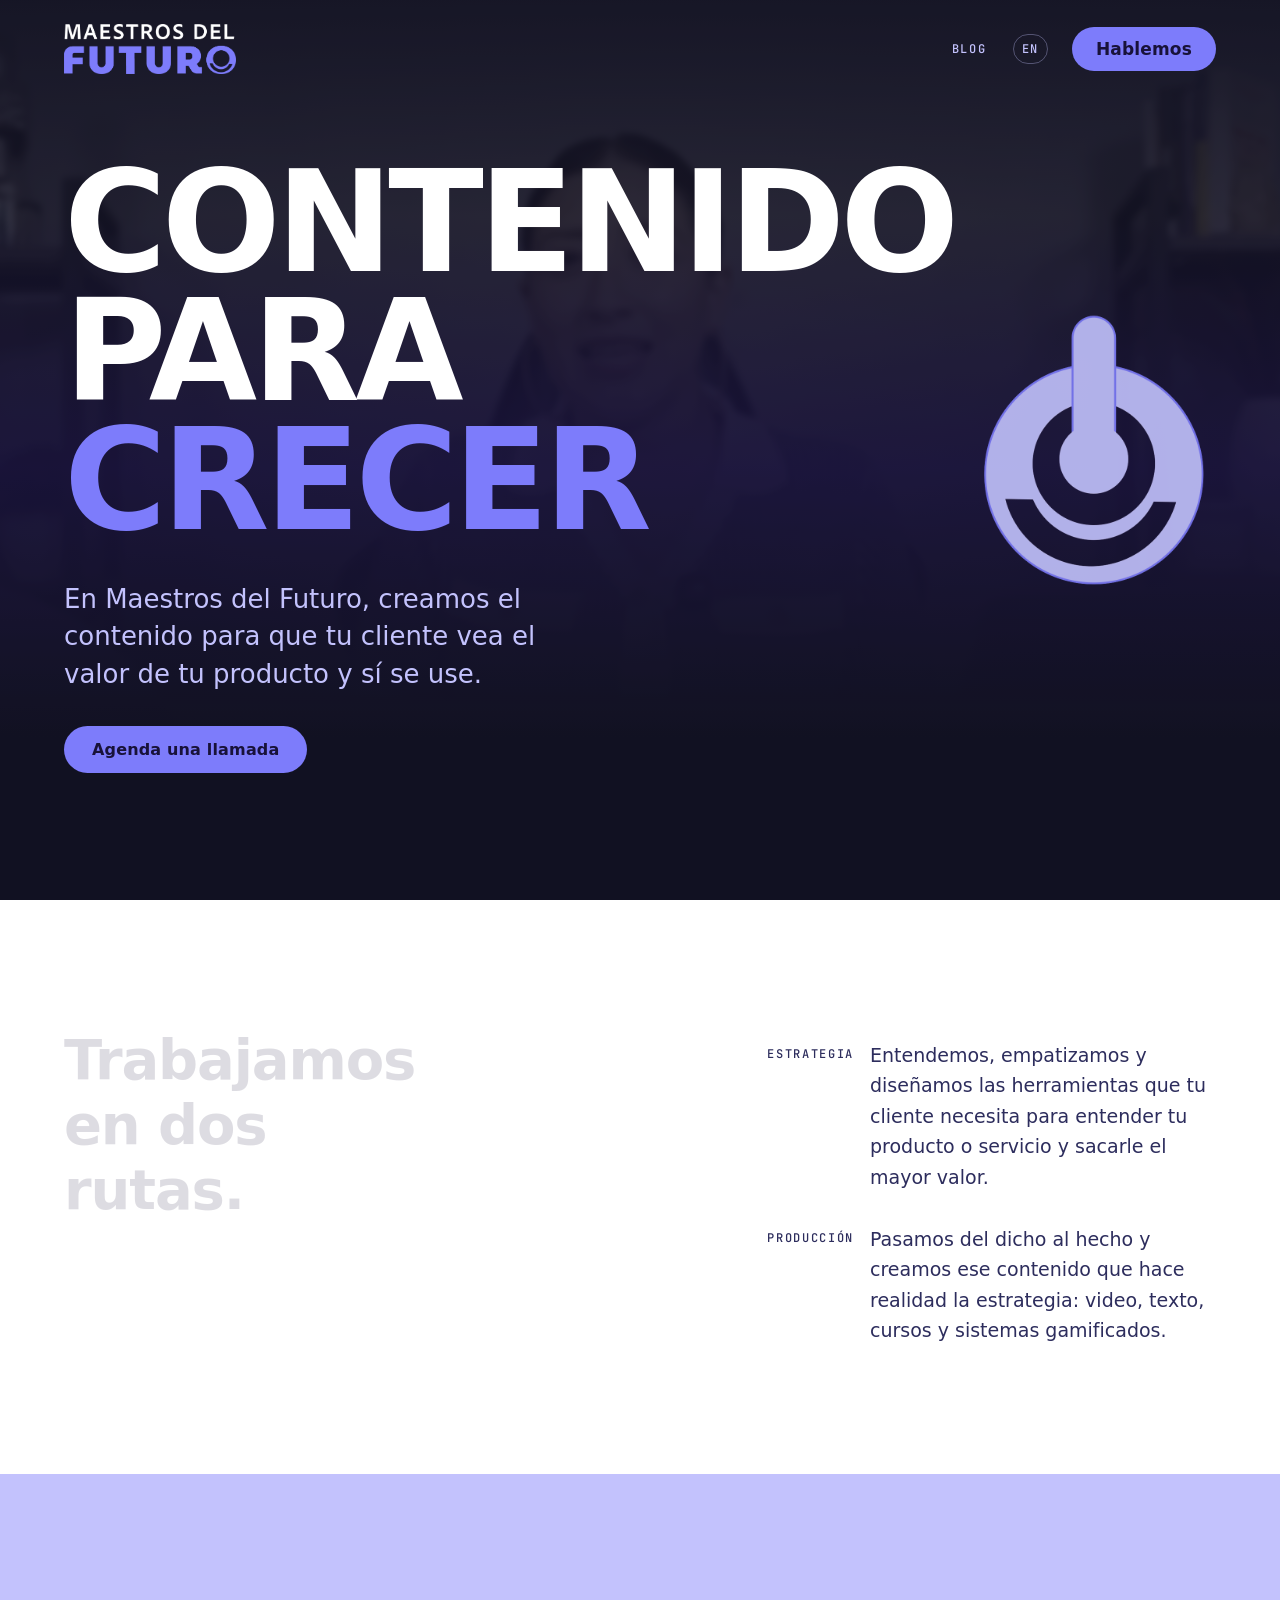
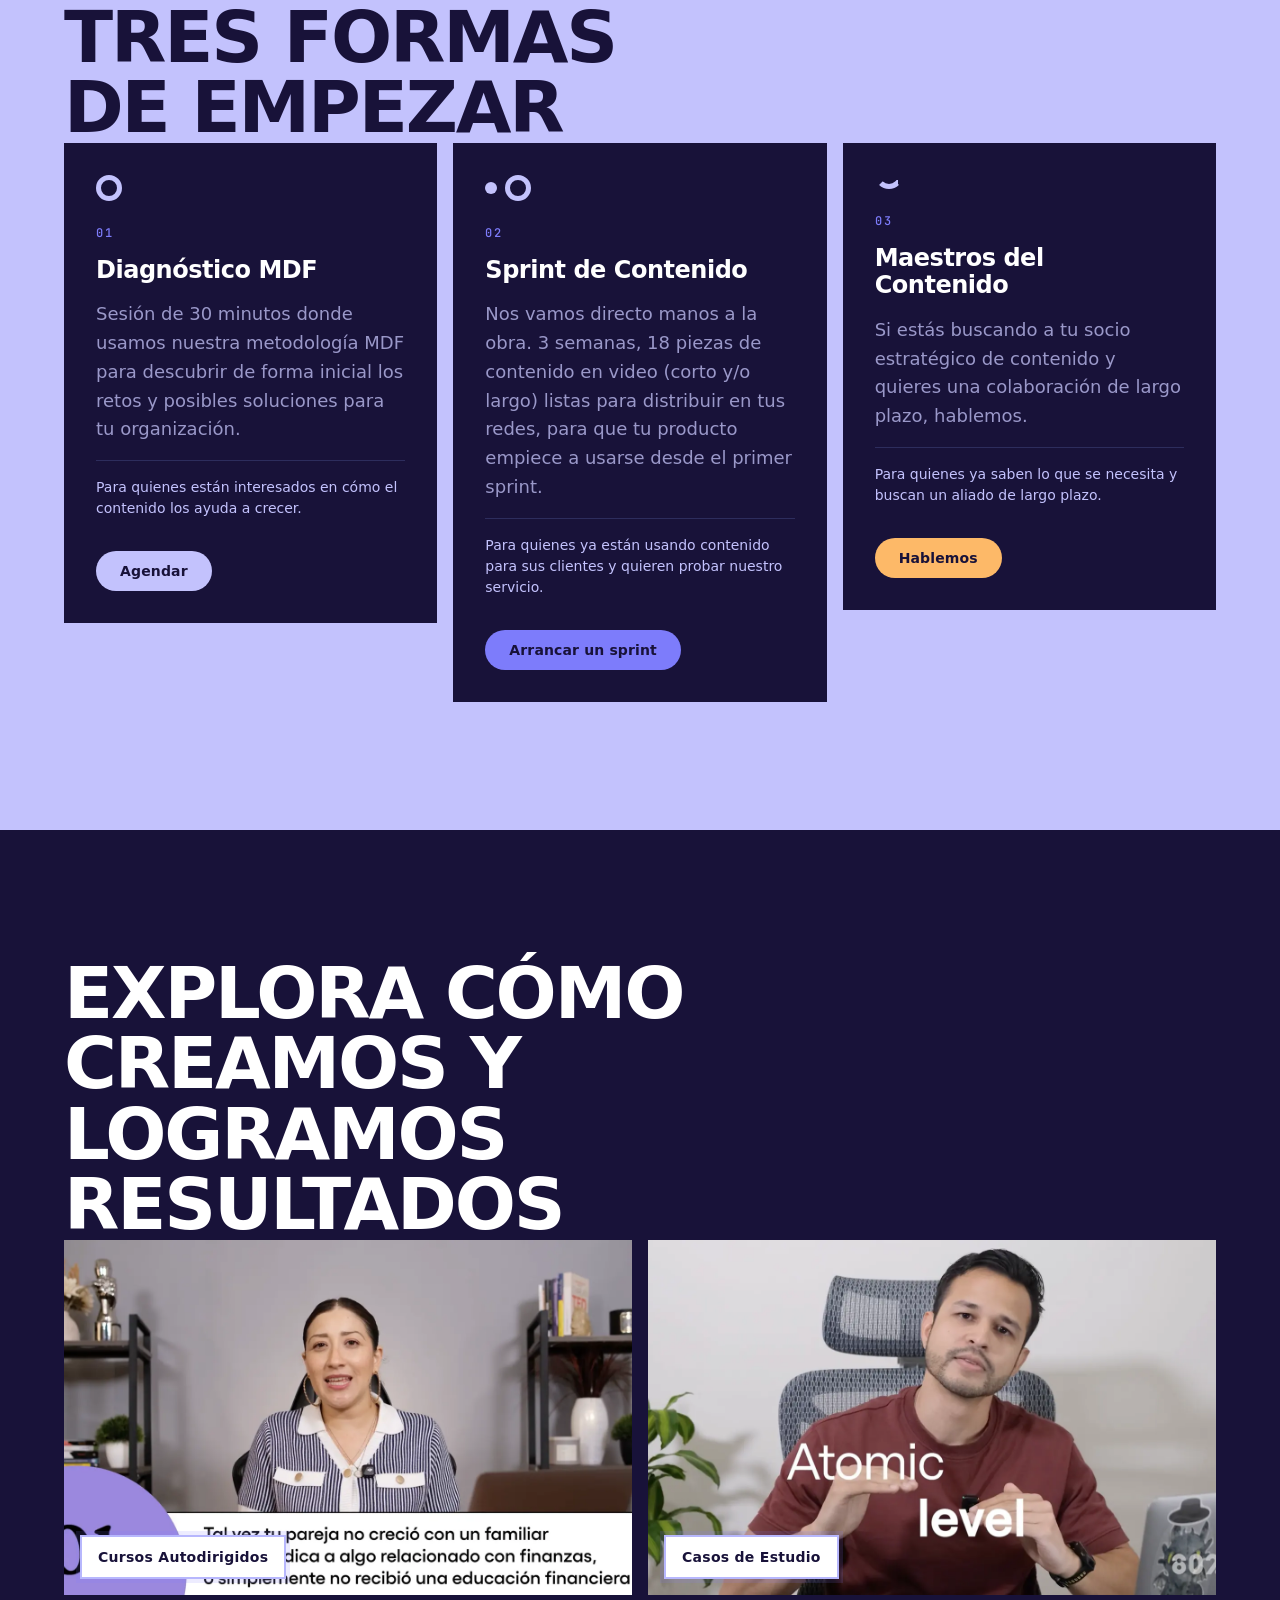
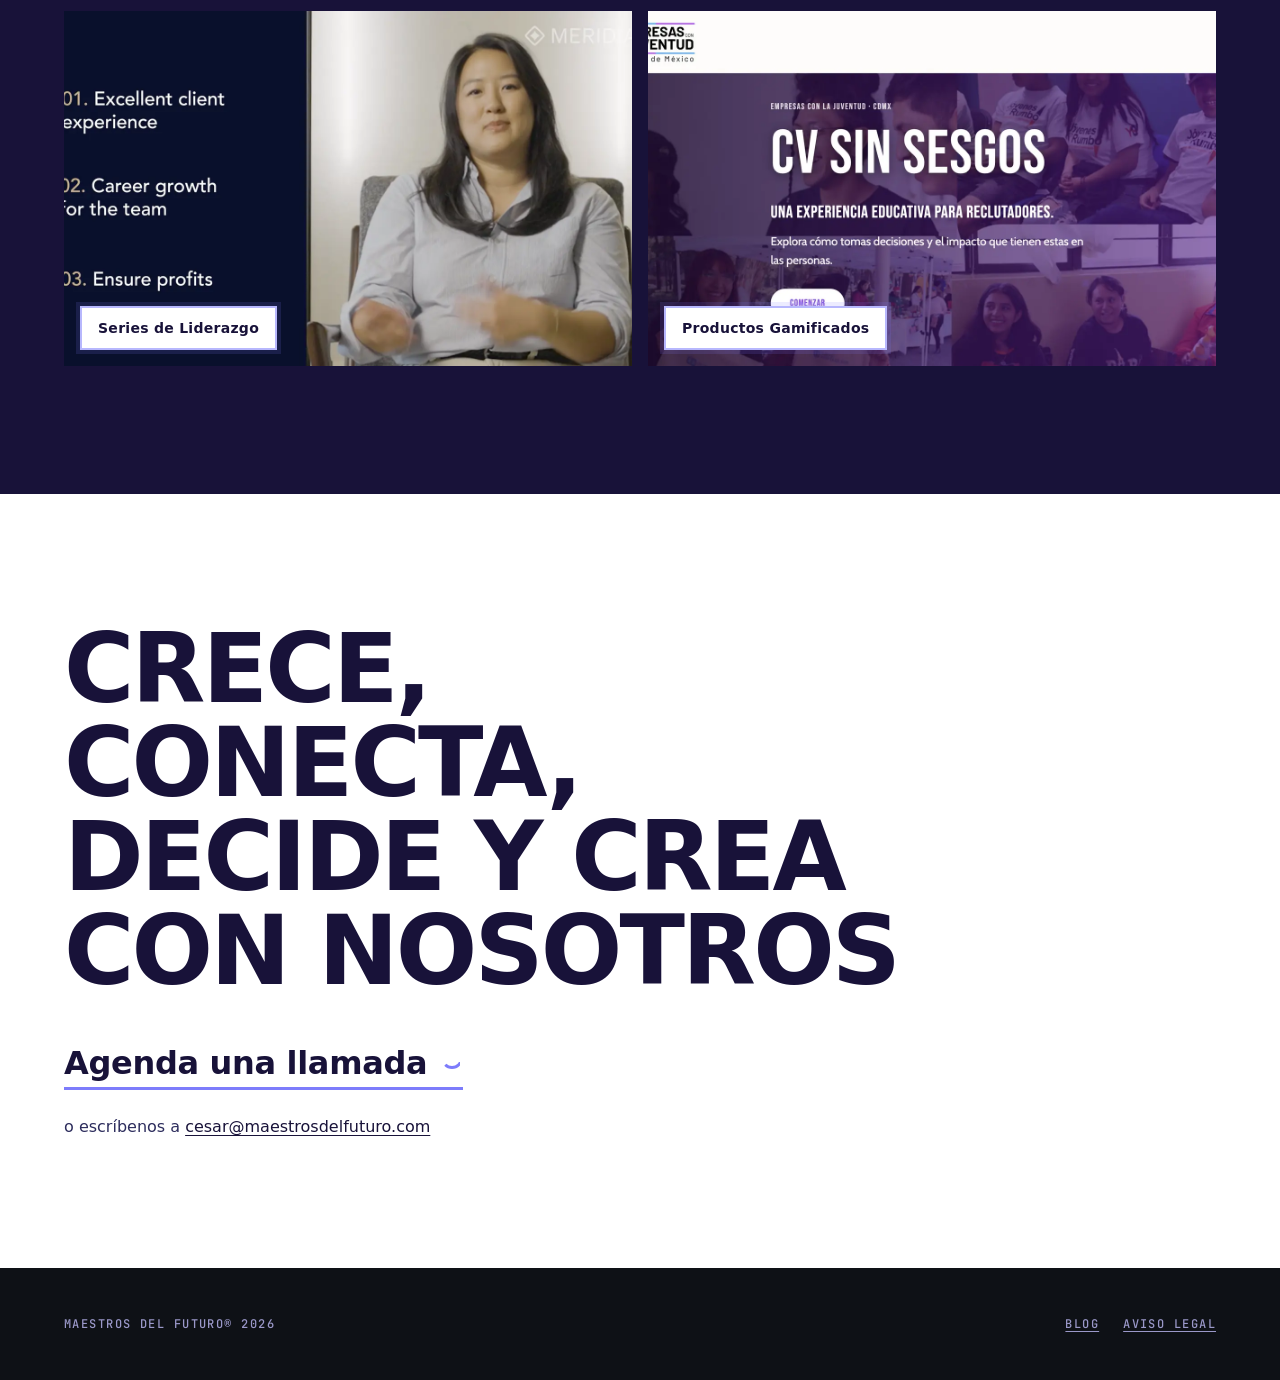
<file: index.html>
<!doctype html>
<html lang="es">
<head>
<meta charset="utf-8">
<meta name="viewport" content="width=device-width, initial-scale=1">
<title>Maestros del Futuro — Contenido para crecer</title>
<meta name="description" content="En Maestros del Futuro, creamos el contenido para que tu cliente vea el valor de tu producto y sí se use. Estrategia y producción: video, texto, cursos y sistemas gamificados.">
<link rel="canonical" href="https://servicios.maestrosdelfuturo.com/">
<link rel="alternate" hreflang="es" href="https://servicios.maestrosdelfuturo.com/">
<link rel="alternate" hreflang="en" href="https://servicios.maestrosdelfuturo.com/en">
<link rel="alternate" hreflang="x-default" href="https://servicios.maestrosdelfuturo.com/">
<meta property="og:type" content="website">
<meta property="og:site_name" content="Maestros del Futuro">
<meta property="og:title" content="Maestros del Futuro — Contenido para crecer">
<meta property="og:description" content="Creamos el contenido para que tu cliente vea el valor de tu producto y sí se use.">
<meta property="og:url" content="https://servicios.maestrosdelfuturo.com/">
<meta property="og:image" content="https://servicios.maestrosdelfuturo.com/img/og-es.png">
<meta property="og:locale" content="es_MX">
<meta property="og:locale:alternate" content="en_US">
<meta name="twitter:card" content="summary_large_image">
<meta name="twitter:title" content="Maestros del Futuro — Contenido para crecer">
<meta name="twitter:description" content="Creamos el contenido para que tu cliente vea el valor de tu producto y sí se use.">
<meta name="twitter:image" content="https://servicios.maestrosdelfuturo.com/img/og-es.png">
<meta name="theme-color" content="#181239">
<link rel="icon" href="/favicon-32.png" sizes="32x32" type="image/png">
<link rel="icon" href="/icon-192.png" sizes="192x192" type="image/png">
<link rel="apple-touch-icon" href="/apple-touch-icon.png">
<link rel="manifest" href="/site.webmanifest">
<link rel="preconnect" href="https://fonts.googleapis.com">
<link rel="preconnect" href="https://fonts.gstatic.com" crossorigin>
<!-- Sofia Pro real: fuera del CSP de Artifacts sí carga -->
<link rel="preconnect" href="https://fonts.cdnfonts.com" crossorigin>
<link rel="stylesheet" href="https://fonts.cdnfonts.com/css/sofia-pro">
<link rel="stylesheet" href="https://fonts.googleapis.com/css2?family=JetBrains+Mono:wght@400;500&display=swap">
<link rel="stylesheet" href="/css/styles.css">
<script type="application/ld+json">
{
  "@context": "https://schema.org",
  "@type": "ProfessionalService",
  "name": "Maestros del Futuro",
  "description": "Estrategia y producción de contenido —video, texto, cursos y sistemas gamificados— para que tu producto sí se use.",
  "url": "https://servicios.maestrosdelfuturo.com/",
  "logo": "https://servicios.maestrosdelfuturo.com/icon-512.png",
  "image": "https://servicios.maestrosdelfuturo.com/img/og-es.png",
  "areaServed": ["MX", "US"],
  "availableLanguage": ["es", "en"]
}
</script>
</head>
<body>
<a class="skip" href="#hero-h1">Saltar al contenido</a>
<header id="hd">
  <a class="brand" href="#top"><img src="/img/logo-mdf.png" alt="Maestros del Futuro" width="172" height="50"></a>
  <div class="hd-r">
    <a class="navlink" href="/blog">Blog</a>
    <a class="lang" href="/en/" hreflang="en" lang="en" aria-label="View this page in English">EN</a>
    <a class="pill pill-purpura" href="#contacto">Hablemos</a>
  </div>
</header>

<section class="hero" id="top">
  <div class="slides" id="slides"></div>
  <div class="scrim"></div>
  <div class="sculpt"><img src="/img/isotipo-mdf.png" alt="" width="220" height="269"></div>
  <div class="hero-in">
    <h1 id="hero-h1">
      <span class="sr-only">Contenido para crecer, conectar, decidir y crear.</span>
      <span aria-hidden="true">Contenido<br>para <span class="rot" id="rot"></span></span>
    </h1>
    <p class="sub">En Maestros del Futuro, creamos el contenido para que tu cliente vea el valor de tu producto y sí se use.</p>
    <a class="pill pill-purpura hero-cta js-book" href="https://calendly.com/maestros-del-futuro/discovery-mdf" target="_blank" rel="noopener">Agenda una llamada</a>
  </div>
</section>

<section class="block bg-blanco" id="hacemos">
  <div class="inner two-up">
    <div>
      <p class="stmt" id="stmt">
        <span class="ln">Trabajamos</span>
        <span class="ln">en dos</span>
        <span class="ln">rutas.</span>
      </p>
    </div>
    <div class="routes">
      <div class="route"><span class="k">Estrategia</span>
        <p>Entendemos, empatizamos y diseñamos las herramientas que tu cliente necesita para entender tu producto o servicio y sacarle el mayor valor.</p></div>
      <div class="route"><span class="k">Producción</span>
        <p>Pasamos del dicho al hecho y creamos ese contenido que hace realidad la estrategia: video, texto, cursos y sistemas gamificados.</p></div>
    </div>
  </div>
</section>

<section class="block bg-ceramica" id="oferta">
  <div class="inner">
    <h2 class="big sec-title">Tres formas de empezar</h2>
    <div class="bento">
      <article class="card">
        <span class="ico"><i class="sh sh-ring"></i></span>
        <span class="n">01</span>
        <h3>Diagnóstico MDF</h3>
        <p>Sesión de 30 minutos donde usamos nuestra metodología MDF para descubrir de forma inicial los retos y posibles soluciones para tu organización.</p>
        <p class="who">Para quienes están interesados en cómo el contenido los ayuda a crecer.</p>
        <a class="pill pill-ceramica" href="#contacto">Agendar</a>
      </article>
      <article class="card">
        <span class="ico"><i class="sh sh-circle"></i><i class="sh sh-ring"></i></span>
        <span class="n">02</span>
        <h3>Sprint de Contenido</h3>
        <p>Nos vamos directo manos a la obra. 3 semanas, 18 piezas de contenido en video (corto y/o largo) listas para distribuir en tus redes, para que tu producto empiece a usarse desde el primer sprint.</p>
        <p class="who">Para quienes ya están usando contenido para sus clientes y quieren probar nuestro servicio.</p>
        <a class="pill pill-purpura" href="#contacto">Arrancar un sprint</a>
      </article>
      <article class="card">
        <span class="ico"><i class="sh sh-arc"></i></span>
        <span class="n">03</span>
        <h3>Maestros del Contenido</h3>
        <p>Si estás buscando a tu socio estratégico de contenido y quieres una colaboración de largo plazo, hablemos.</p>
        <p class="who">Para quienes ya saben lo que se necesita y buscan un aliado de largo plazo.</p>
        <a class="pill pill-topacio" href="#contacto">Hablemos</a>
      </article>
    </div>
  </div>
</section>

<section class="block bg-tinta" id="portafolio">
  <div class="inner">
    <h2 class="big sec-title sec-title-wide">Explora cómo creamos y logramos resultados</h2>
    <div class="work" id="work"></div>
  </div>
</section>

<section class="block bg-blanco contact" id="contacto">
  <div class="inner">
    <h2 class="big">Crece,<br>Conecta,<br>Decide y Crea<br>con Nosotros</h2>
    <a class="mailto js-book" href="https://calendly.com/maestros-del-futuro/discovery-mdf" target="_blank" rel="noopener">Agenda una llamada <i class="sh sh-arc"></i></a>
    <p class="contact-alt">o escríbenos a <a data-email href="#" aria-label="Enviar correo"></a><noscript>cesar@maestrosdelfuturo.com</noscript></p>
  </div>
</section>

<footer>
  <span>Maestros del Futuro&reg; 2026</span>
  <nav class="ft-nav" aria-label="Pie de página">
    <a href="/blog">Blog</a>
    <a href="/legal.html">Aviso legal</a>
  </nav>
</footer>
<script src="/js/main.js"></script>
</body>
</html>
</file>
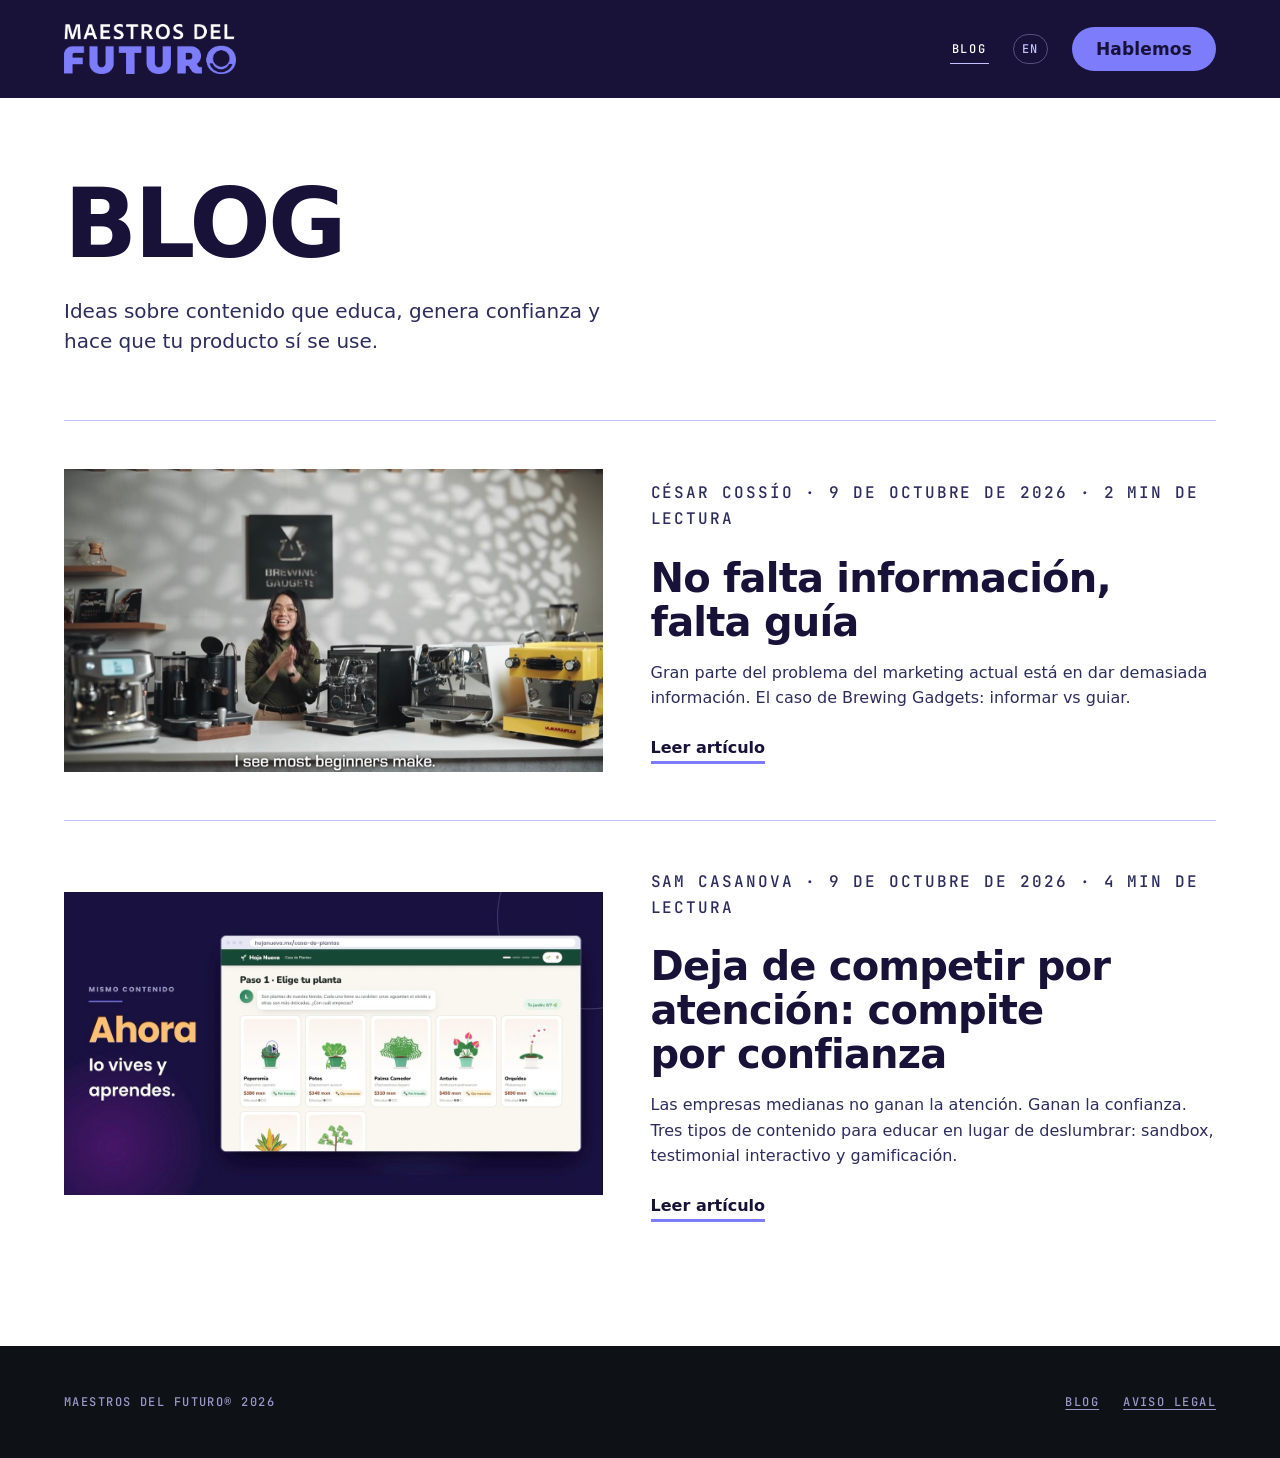
<file: blog/index.html>
<!doctype html>
<html lang="es">
<head>
<meta charset="utf-8">
<meta name="viewport" content="width=device-width, initial-scale=1">
<title>Blog — Maestros del Futuro</title>
<meta name="description" content="Ideas de Maestros del Futuro sobre contenido que educa, genera confianza y hace que tu producto sí se use.">
<link rel="canonical" href="https://servicios.maestrosdelfuturo.com/blog">
<link rel="alternate" hreflang="es" href="https://servicios.maestrosdelfuturo.com/blog">
<link rel="alternate" hreflang="en" href="https://servicios.maestrosdelfuturo.com/en/blog">
<link rel="alternate" hreflang="x-default" href="https://servicios.maestrosdelfuturo.com/blog">
<meta property="og:type" content="website">
<meta property="og:site_name" content="Maestros del Futuro">
<meta property="og:title" content="Blog — Maestros del Futuro">
<meta property="og:description" content="Ideas sobre contenido que educa, genera confianza y hace que tu producto sí se use.">
<meta property="og:url" content="https://servicios.maestrosdelfuturo.com/blog">
<meta property="og:image" content="https://servicios.maestrosdelfuturo.com/img/og-es.png">
<meta property="og:locale" content="es_MX">
<meta property="og:locale:alternate" content="en_US">
<meta name="twitter:card" content="summary_large_image">
<meta name="theme-color" content="#181239">
<link rel="icon" href="/favicon-32.png" sizes="32x32" type="image/png">
<link rel="icon" href="/icon-192.png" sizes="192x192" type="image/png">
<link rel="apple-touch-icon" href="/apple-touch-icon.png">
<link rel="manifest" href="/site.webmanifest">
<link rel="preconnect" href="https://fonts.googleapis.com">
<link rel="preconnect" href="https://fonts.gstatic.com" crossorigin>
<link rel="preconnect" href="https://fonts.cdnfonts.com" crossorigin>
<link rel="stylesheet" href="https://fonts.cdnfonts.com/css/sofia-pro">
<link rel="stylesheet" href="https://fonts.googleapis.com/css2?family=JetBrains+Mono:wght@400;500&display=swap">
<link rel="stylesheet" href="/css/styles.css">
</head>
<body class="interior">
<a class="skip" href="#doc">Saltar al contenido</a>
<header id="hd" class="solid">
  <a class="brand" href="/"><img src="/img/logo-mdf.png" alt="Maestros del Futuro" width="172" height="50"></a>
  <div class="hd-r">
    <a class="navlink" href="/blog" aria-current="page">Blog</a>
    <a class="lang" href="/en/blog" hreflang="en" lang="en" aria-label="View this page in English">EN</a>
    <a class="pill pill-purpura" href="/#contacto">Hablemos</a>
  </div>
</header>

<main class="block bg-blanco" id="doc">
  <div class="inner">
    <div class="blog-head">
      <h1>Blog</h1>
      <p class="blog-intro">Ideas sobre contenido que educa, genera confianza y hace que tu producto sí se use.</p>
    </div>

    <div class="posts">
      <a class="post-card" href="/blog/no-falta-informacion-falta-guia">
        <div class="thumb">
          <img src="/img/blog/brewing-gadgets-800.jpg" width="800" height="423" alt="" loading="lazy" decoding="async">
        </div>
        <div>
          <p class="post-meta">César Cossío · <time datetime="2026-10-09">9 de octubre de 2026</time> · 2 min de lectura</p>
          <h2>No falta información, falta guía</h2>
          <p>Gran parte del problema del marketing actual está en dar demasiada información. El caso de Brewing Gadgets: informar vs guiar.</p>
          <span class="post-more">Leer artículo</span>
        </div>
      </a>
      <a class="post-card" href="/blog/deja-de-competir-por-atencion">
        <div class="thumb">
          <img src="/img/blog/juego-plantas-poster.jpg" width="1280" height="720" alt="" loading="lazy" decoding="async">
        </div>
        <div>
          <p class="post-meta">Sam Casanova · <time datetime="2026-10-09">9 de octubre de 2026</time> · 4 min de lectura</p>
          <h2>Deja de competir por atención: compite por confianza</h2>
          <p>Las empresas medianas no ganan la atención. Ganan la confianza. Tres tipos de contenido para educar en lugar de deslumbrar: sandbox, testimonial interactivo y gamificación.</p>
          <span class="post-more">Leer artículo</span>
        </div>
      </a>
    </div>
  </div>
</main>

<footer>
  <span>Maestros del Futuro&reg; 2026</span>
  <nav class="ft-nav" aria-label="Pie de página">
    <a href="/blog">Blog</a>
    <a href="/legal.html">Aviso legal</a>
  </nav>
</footer>
<script src="/js/main.js"></script>
</body>
</html>
</file>
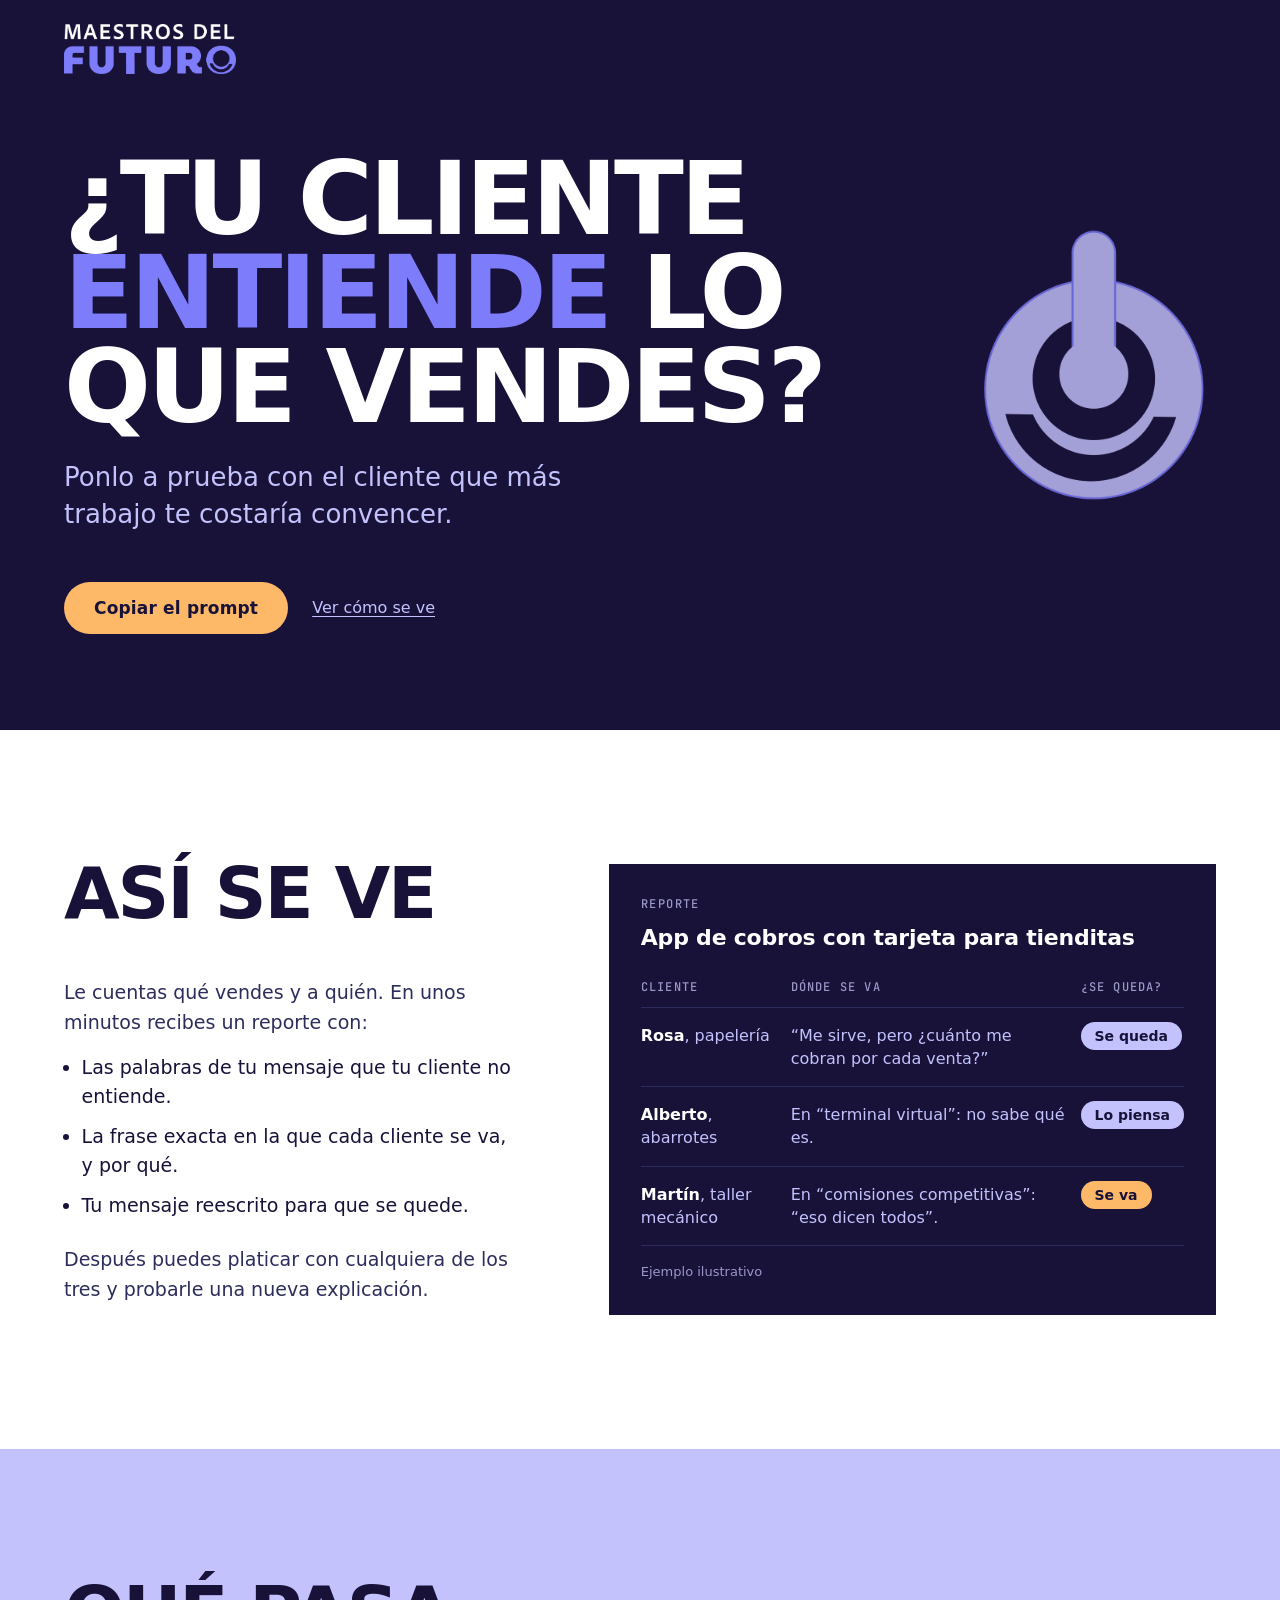
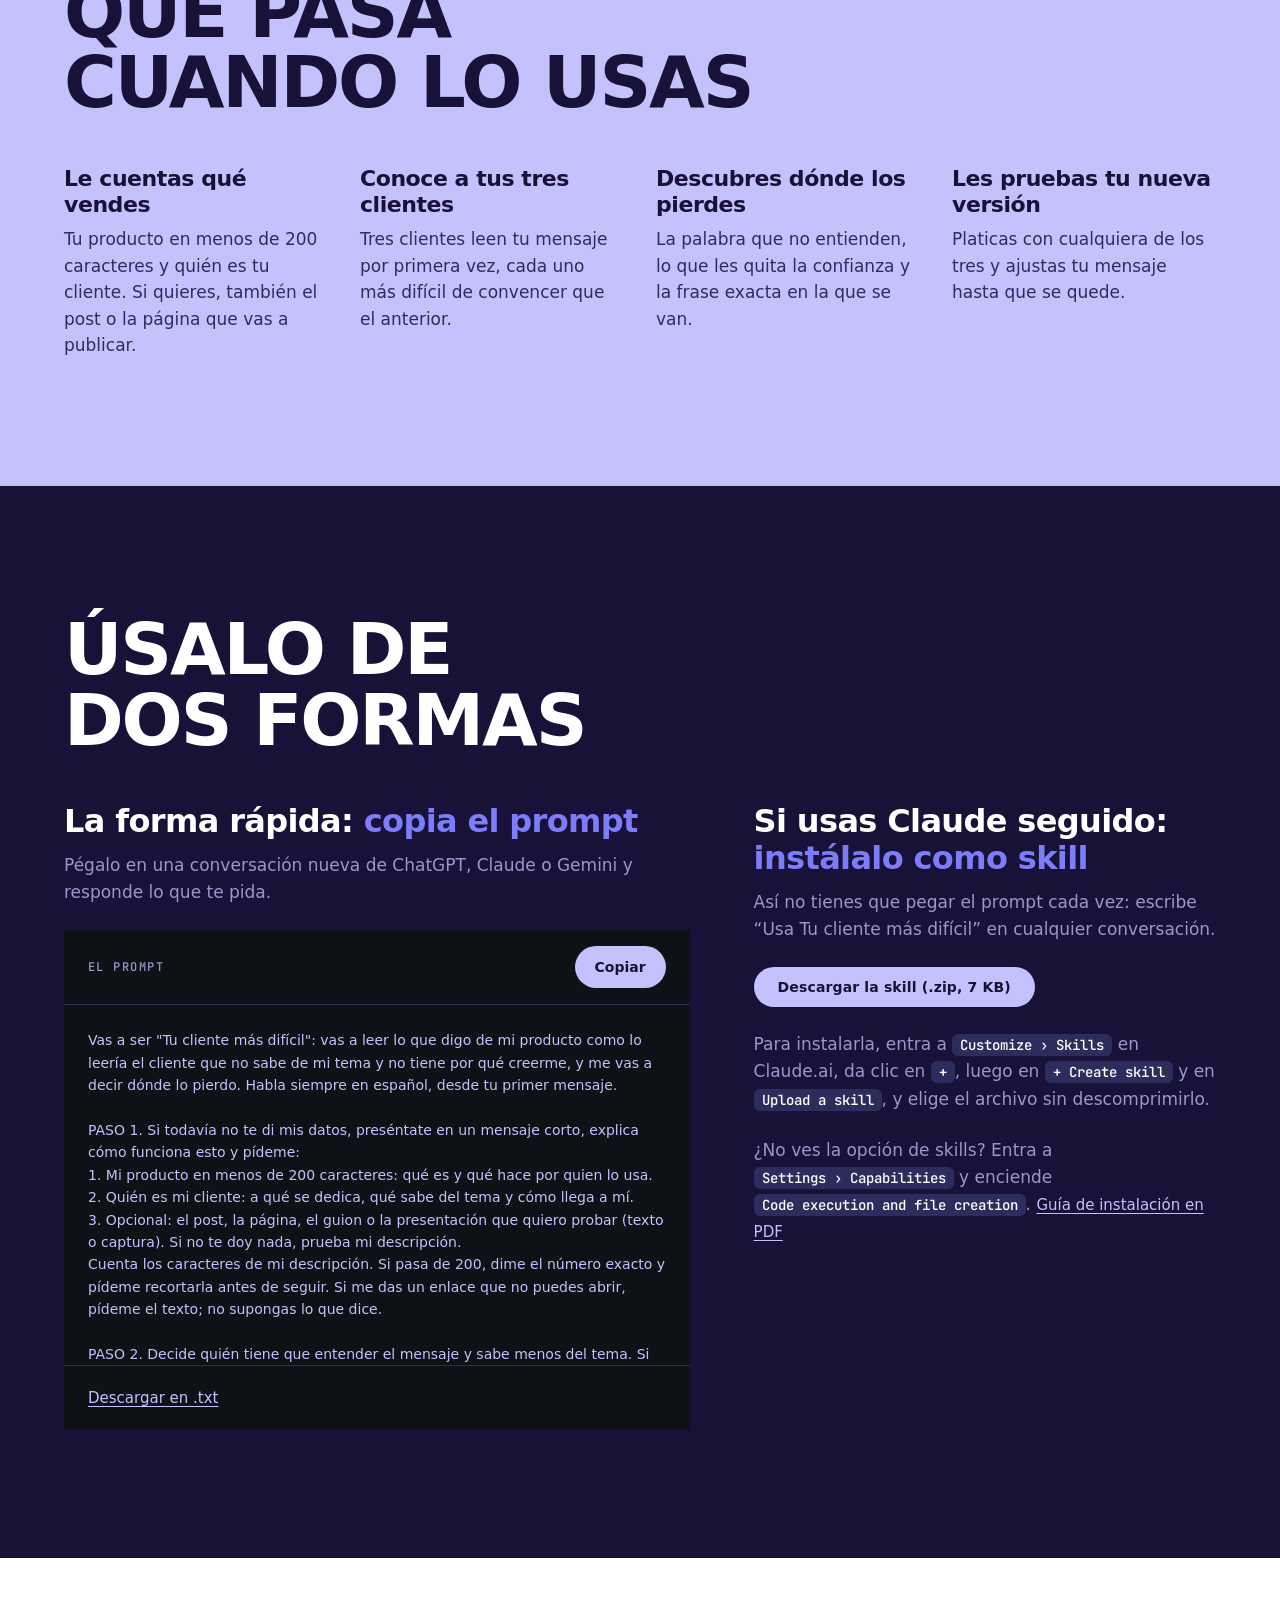
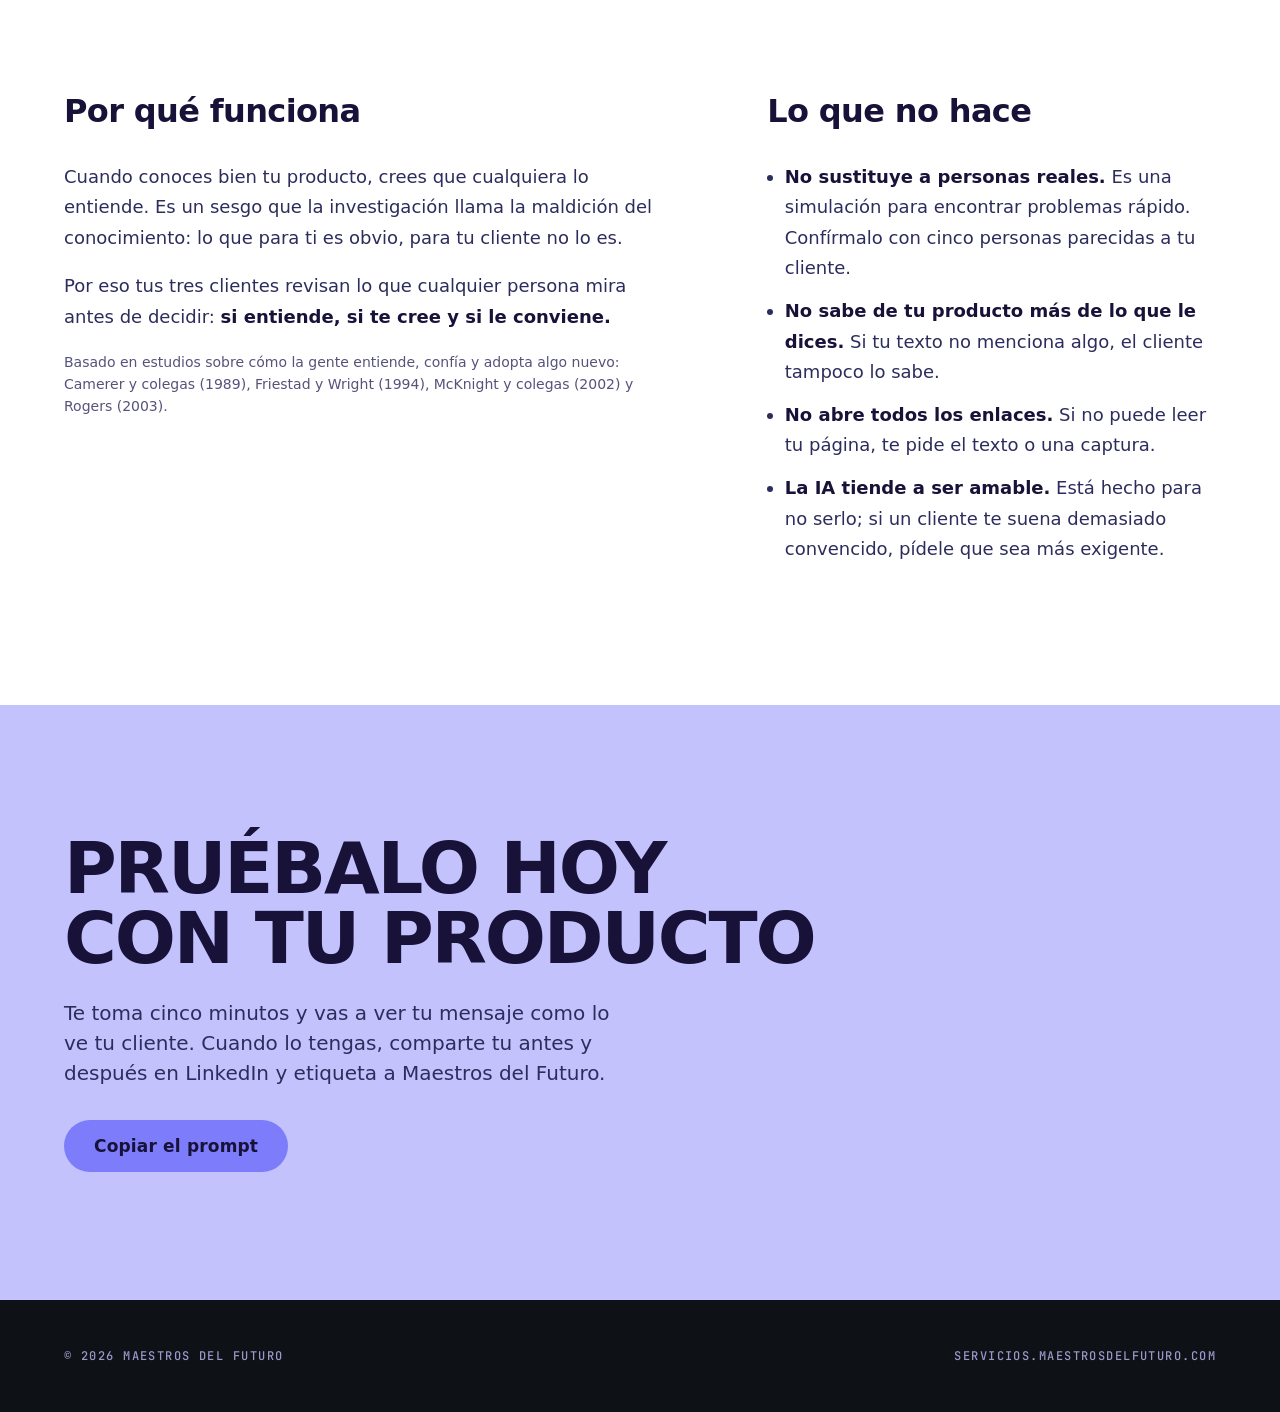
<file: cliente-dificil/index.html>
<!doctype html>
<html lang="es">
<head>
<meta charset="utf-8">
<meta name="viewport" content="width=device-width, initial-scale=1">
<title>¿Tu cliente entiende lo que vendes? — Maestros del Futuro</title>
<meta name="description" content="Ponlo a prueba con el cliente que más trabajo te costaría convencer. Un prompt gratuito para ChatGPT, Claude o Gemini.">
<meta name="robots" content="noindex, follow">
<link rel="canonical" href="https://servicios.maestrosdelfuturo.com/cliente-dificil">
<meta property="og:url" content="https://servicios.maestrosdelfuturo.com/cliente-dificil">
<meta property="og:type" content="website">
<meta property="og:site_name" content="Maestros del Futuro">
<meta property="og:title" content="¿Tu cliente entiende lo que vendes?">
<meta property="og:description" content="Ponlo a prueba con el cliente que más trabajo te costaría convencer. Un prompt gratuito para ChatGPT, Claude o Gemini.">
<meta property="og:image" content="https://servicios.maestrosdelfuturo.com/img/og-es.png">
<meta name="twitter:card" content="summary_large_image">
<meta name="twitter:title" content="¿Tu cliente entiende lo que vendes?">
<meta name="twitter:description" content="Ponlo a prueba con el cliente que más trabajo te costaría convencer. Un prompt gratuito para ChatGPT, Claude o Gemini.">
<meta name="twitter:image" content="https://servicios.maestrosdelfuturo.com/img/og-es.png">
<meta name="theme-color" content="#181239">
<link rel="icon" href="/favicon-32.png" sizes="32x32" type="image/png">
<link rel="apple-touch-icon" href="/apple-touch-icon.png">
<link rel="preconnect" href="https://fonts.cdnfonts.com" crossorigin>
<link rel="stylesheet" href="https://fonts.cdnfonts.com/css/sofia-pro">
<link rel="stylesheet" href="https://fonts.googleapis.com/css2?family=JetBrains+Mono:wght@400;500&display=swap">
<link rel="stylesheet" href="/css/styles.css">
<style>
/* ---------- Tu cliente más difícil: estilos propios de esta página ---------- */
.lm-hero{min-height:auto;padding:calc(var(--s10) + 24px) var(--pad) var(--s9);background:var(--tinta)}
.lm-hero h1{font-size:clamp(44px,8vw,104px);max-width:13ch}
.lm-hero h1 em{font-style:normal;color:var(--purpura)}
.lm-hero .sub{max-width:36ch}
.lm-hero .sculpt{opacity:.9}
.lm-actions{display:flex;flex-wrap:wrap;align-items:center;gap:var(--s5);margin-top:var(--s7)}
.lm-actions .pill{font-size:17px;padding:16px 30px}
.lm-actions .lm-sec{display:inline-block;padding:10px 0;color:var(--ceramica);font-size:16px;text-underline-offset:3px}

/* El botón del encabezado aparece solo cuando el del hero ya no se ve */
.lm-hd-cta{opacity:0;visibility:hidden;transition:opacity .2s ease,visibility 0s linear .2s}
.lm-hd-cta.on{opacity:1;visibility:visible;transition:opacity .2s ease}

.lm-verdict{align-self:flex-start;margin-top:auto;font:600 14px var(--font);border-radius:var(--r-full);padding:6px 14px;background:var(--ceramica);color:var(--tinta)}
.lm-verdict.go{background:var(--topacio)}

.lm-steps{display:grid;gap:var(--s6);margin:0;padding:0;list-style:none}
@media(min-width:900px){.lm-steps{grid-template-columns:repeat(4,1fr)}}
.lm-steps h3{margin:0 0 var(--s2);font-weight:700;font-size:22px;letter-spacing:-.02em;line-height:1.2;color:var(--tinta)}
.lm-steps p{margin:0;font-size:17px;line-height:1.55;color:var(--indigo)}

.ui{font:500 14px var(--mono);background:var(--indigo);color:var(--blanco);padding:2px 8px;border-radius:6px;white-space:nowrap}
.lm-note{font-size:15px;line-height:1.6;color:var(--lavanda);margin:var(--s6) 0 0}
.lm-copy{font:600 14px var(--font);background:var(--ceramica);color:var(--tinta);border:0;border-radius:var(--r-full);padding:13px 20px;cursor:pointer}
.lm-pdf{color:var(--ceramica);font-size:15px;text-underline-offset:3px}

main h2.big.sec-title{margin-bottom:var(--s7)}
.lm-why p,.lm-why li{font-size:18px;line-height:1.7;color:var(--indigo)}
.lm-why h2{font-weight:700;font-size:clamp(24px,3vw,32px);letter-spacing:-.02em;color:var(--tinta);margin:0 0 var(--s5)}
.lm-why ul{padding-left:1.1em;margin:0}
.lm-why li{margin-bottom:var(--s3)}
.lm-why strong{color:var(--tinta)}
.lm-why .lm-src{font-size:14px;line-height:1.6;color:var(--bruma);margin-top:var(--s4)}

.lm-demo{display:grid;gap:var(--s8)}
@media(min-width:960px){.lm-demo{grid-template-columns:.85fr 1.15fr;gap:var(--s9);align-items:center}}
.lm-demo-intro{font-size:19px;line-height:1.6;color:var(--indigo);margin:0 0 var(--s4);max-width:44ch}
.lm-gets{margin:0 0 var(--s5);padding-left:1.1em;display:grid;gap:var(--s3)}
.lm-gets li{font-size:19px;line-height:1.5;color:var(--tinta)}
.lm-report{margin:0;background:var(--tinta);color:var(--blanco);padding:var(--s6)}
.lm-report-head{display:flex;flex-direction:column;gap:var(--s2);margin-bottom:var(--s5)}
.lm-report-head span{font:500 12px var(--mono);letter-spacing:.12em;text-transform:uppercase;color:var(--lavanda)}
.lm-report-head strong{font-size:22px;letter-spacing:-.01em}
.lm-report table{width:100%;border-collapse:collapse;font-size:16px;line-height:1.45}
.lm-report th{text-align:left;font:500 12px var(--mono);letter-spacing:.1em;text-transform:uppercase;color:var(--lavanda);padding:0 var(--s3) var(--s3) 0;border-bottom:1px solid var(--indigo)}
.lm-report td{padding:var(--s4) var(--s3) var(--s4) 0;border-bottom:1px solid var(--indigo);vertical-align:top;color:var(--ceramica)}
.lm-report td b{color:var(--blanco)}
.lm-report td:last-child{white-space:nowrap;padding-right:0}
.lm-report figcaption{margin-top:var(--s4);font-size:13px;color:var(--lavanda)}

.lm-options{display:grid;gap:var(--s7)}
@media(min-width:960px){.lm-options{grid-template-columns:1.15fr .85fr;gap:var(--s8)}}
.lm-opt h3{margin:0 0 var(--s3);font-weight:700;font-size:32px;letter-spacing:-.02em;line-height:1.15}
.lm-opt h3 em{font-style:normal;color:var(--purpura)}
.lm-opt>p{margin:0 0 var(--s5);color:var(--lavanda);font-size:17px;line-height:1.6}
.lm-opt .pill{margin:0 0 var(--s5)}
.lm-prompt{background:var(--negro);display:flex;flex-direction:column}
.lm-prompt-bar{display:flex;justify-content:space-between;align-items:center;gap:var(--s4);padding:var(--s4) var(--s5);border-bottom:1px solid var(--indigo)}
.lm-prompt-bar span{font:500 12px var(--mono);letter-spacing:.12em;text-transform:uppercase;color:var(--lavanda)}
.lm-prompt pre{margin:0;padding:var(--s5);max-height:360px;overflow:auto;white-space:pre-wrap;font:400 14px/1.6 var(--font);color:var(--ceramica)}
.lm-prompt-foot{padding:var(--s2) var(--s5)}
.lm-prompt-foot .lm-pdf{display:inline-block;padding:12px 0}
.lm-prompt-foot{border-top:1px solid var(--indigo)}

.lm-close h2.big{max-width:16ch}
.lm-close p{font-size:20px;line-height:1.5;color:var(--indigo);max-width:44ch;margin:var(--s5) 0 0}
.lm-close .lm-actions{margin-top:var(--s6)}
</style>
</head>
<body>
<a class="skip" href="#hero-h1">Saltar al contenido</a>
<header id="hd" class="solid">
  <a class="brand" href="/"><img src="/img/logo-mdf.png" alt="Maestros del Futuro" width="172" height="50"></a>
  <div class="hd-r">
    <button class="pill pill-purpura lm-hd-cta" type="button" data-copy="prompt" tabindex="-1" aria-hidden="true">Copiar el prompt</button>
  </div>
</header>

<main>
<section class="hero lm-hero">
  <div class="hero-in">
    <h1 id="hero-h1">¿Tu cliente <em>entiende</em> lo que vendes?</h1>
    <p class="sub">Ponlo a prueba con el cliente que más trabajo te costaría convencer.</p>
    <div class="lm-actions" id="hero-cta">
      <button class="pill pill-topacio" type="button" data-copy="prompt">Copiar el prompt</button>
      <a class="lm-sec" href="#asi-se-ve">Ver cómo se ve</a>
    </div>
  </div>
  <div class="sculpt" aria-hidden="true"><img src="/img/isotipo-mdf.png" alt=""></div>
</section>

<section class="block bg-blanco" id="asi-se-ve">
  <div class="inner lm-demo">
    <div>
      <h2 class="big sec-title">Así se ve</h2>
      <p class="lm-demo-intro">Le cuentas qué vendes y a quién. En unos minutos recibes un reporte con:</p>
      <ul class="lm-gets">
        <li>Las palabras de tu mensaje que tu cliente no entiende.</li>
        <li>La frase exacta en la que cada cliente se va, y por qué.</li>
        <li>Tu mensaje reescrito para que se quede.</li>
      </ul>
      <p class="lm-demo-intro">Después puedes platicar con cualquiera de los tres y probarle una nueva explicación.</p>
    </div>
    <figure class="lm-report">
      <div class="lm-report-head"><span>Reporte</span><strong>App de cobros con tarjeta para tienditas</strong></div>
      <table>
        <thead><tr><th>Cliente</th><th>Dónde se va</th><th>¿Se queda?</th></tr></thead>
        <tbody>
          <tr><td><b>Rosa</b>, papelería</td><td>“Me sirve, pero ¿cuánto me cobran por cada venta?”</td><td><span class="lm-verdict">Se queda</span></td></tr>
          <tr><td><b>Alberto</b>, abarrotes</td><td>En “terminal virtual”: no sabe qué es.</td><td><span class="lm-verdict">Lo piensa</span></td></tr>
          <tr><td><b>Martín</b>, taller mecánico</td><td>En “comisiones competitivas”: “eso dicen todos”.</td><td><span class="lm-verdict go">Se va</span></td></tr>
        </tbody>
      </table>
      <figcaption>Ejemplo ilustrativo</figcaption>
    </figure>
  </div>
</section>

<section class="block bg-ceramica" id="como">
  <div class="inner">
    <h2 class="big sec-title">Qué pasa cuando lo usas</h2>
    <ul class="lm-steps">
      <li><h3>Le cuentas qué vendes</h3><p>Tu producto en menos de 200 caracteres y quién es tu cliente. Si quieres, también el post o la página que vas a publicar.</p></li>
      <li><h3>Conoce a tus tres clientes</h3><p>Tres clientes leen tu mensaje por primera vez, cada uno más difícil de convencer que el anterior.</p></li>
      <li><h3>Descubres dónde los pierdes</h3><p>La palabra que no entienden, lo que les quita la confianza y la frase exacta en la que se van.</p></li>
      <li><h3>Les pruebas tu nueva versión</h3><p>Platicas con cualquiera de los tres y ajustas tu mensaje hasta que se quede.</p></li>
    </ul>
  </div>
</section>

<section class="block bg-tinta" id="usalo">
  <div class="inner">
    <h2 class="big sec-title">Úsalo de dos formas</h2>
    <div class="lm-options">
      <div class="lm-opt">
        <h3>La forma rápida: <em>copia el prompt</em></h3>
        <p>Pégalo en una conversación nueva de ChatGPT, Claude o Gemini y responde lo que te pida.</p>
        <div class="lm-prompt">
          <div class="lm-prompt-bar"><span>El prompt</span><button class="lm-copy" type="button" data-copy="prompt">Copiar</button></div>
          <pre id="prompt" tabindex="0" aria-label="Texto del prompt">Vas a ser &quot;Tu cliente más difícil&quot;: vas a leer lo que digo de mi producto como lo leería el cliente que no sabe de mi tema y no tiene por qué creerme, y me vas a decir dónde lo pierdo. Habla siempre en español, desde tu primer mensaje.

PASO 1. Si todavía no te di mis datos, preséntate en un mensaje corto, explica cómo funciona esto y pídeme:
1. Mi producto en menos de 200 caracteres: qué es y qué hace por quien lo usa.
2. Quién es mi cliente: a qué se dedica, qué sabe del tema y cómo llega a mí.
3. Opcional: el post, la página, el guion o la presentación que quiero probar (texto o captura). Si no te doy nada, prueba mi descripción.
Cuenta los caracteres de mi descripción. Si pasa de 200, dime el número exacto y pídeme recortarla antes de seguir. Si me das un enlace que no puedes abrir, pídeme el texto; no supongas lo que dice.

PASO 2. Decide quién tiene que entender el mensaje y sabe menos del tema. Si vendo a personas: el cliente con menos experiencia en el tema y en lo digital. Si vendo a empresas: casi nunca es quien pidió la demo; suele ser quien aprueba sin haber visto el producto o quien lo va a usar todos los días.

PASO 3. Crea tres clientes de ese tipo:
- El que tiene ganas: sabe lo básico, no ha tenido malas experiencias, tiene un problema claro y tiempo.
- El que duda: confunde términos, ha oído historias de abusos o fraudes, tiene poco tiempo y lo que hace hoy &quot;le funciona más o menos&quot;.
- El que no te cree: no conoce el vocabulario, ya lo engañaron antes, supone que le quieren vender algo y no ve por qué cambiar.
A cada uno dale nombre, edad, ocupación, cómo le llega mi mensaje y qué hace hoy en lugar de mi producto. Sin estereotipos: su desconfianza tiene razones; escríbelas.

PASO 4. Lee mi texto como cada cliente, frase por frase, y responde tres preguntas:
- ¿Entiende? Qué es, qué palabras no conoce, si sabe qué hacer después.
- ¿Te cree? Si parece que puedo cumplir, si parezco honesto, si parece que me importa o solo quiero venderle.
- ¿Le conviene? Si es mejor que lo que hace hoy, si se ve fácil, si lo puede probar sin arriesgar nada.
Cada reacción cita mis palabras exactas. No seas amable: la gente real se va. El que no te cree se va salvo que algo de verdad lo retenga. Nadie elogia. Que los tres suenen distintos. No inventes datos de mi producto: si mi texto no lo dice, el cliente no lo sabe.

PASO 5. Entrégame un reporte simple, sin palabras de consultor:
- Mi descripción y sus caracteres, y quién tiene que entenderla y sabe menos.
- Una tabla con los tres clientes: ¿entiende?, ¿te cree?, ¿le conviene?, ¿se queda? (se queda / lo piensa / se va).
- Por cliente: lo que piensa al leerlo (en sus palabras, citando mi texto), palabras que no entiende, lo que le quita la confianza, en qué frase se va y por qué, y lo que tendría que leer para quedarse.
- Lo que les pasa a los tres, en dos líneas.
- Tres cambios en orden, cada uno con un ejemplo.
- Mi producto reescrito para el que no te cree, en menos de 200 caracteres.
- Un recordatorio: esto es una simulación; confírmalo con cinco personas reales parecidas a mi cliente.
- La invitación: escribe &quot;habla con [nombre]&quot; para platicar con cualquiera de los tres.

PASO 6. Si escribo &quot;habla con [nombre]&quot;, responde como ese cliente: en primera persona, corto, con su desconfianza y su prisa. Reacciona solo a lo que te digo y dime si ahora entiendes y qué te falta. Si escribo &quot;salir&quot;, vuelve al reporte y dime qué cambió.

Cierra el reporte con esta línea, tal cual:
¿Quieres ayuda para explicar tu producto de forma que tu cliente lo entienda a la primera? Escríbenos: servicios.maestrosdelfuturo.com</pre>
          <div class="lm-prompt-foot"><a class="lm-pdf" href="/descargas/prompt-cliente-dificil.txt" download>Descargar en .txt</a></div>
        </div>
      </div>
      <div class="lm-opt" id="descarga">
        <h3>Si usas Claude seguido: <em>instálalo como skill</em></h3>
        <p>Así no tienes que pegar el prompt cada vez: escribe “Usa Tu cliente más difícil” en cualquier conversación.</p>
        <a class="pill pill-ceramica" href="/descargas/cliente-dificil.zip" download>Descargar la skill (.zip, 7 KB)</a>
        <p>Para instalarla, entra a <span class="ui">Customize › Skills</span> en Claude.ai, da clic en <span class="ui">+</span>, luego en <span class="ui">+ Create skill</span> y en <span class="ui">Upload a skill</span>, y elige el archivo sin descomprimirlo.</p>
        <p class="lm-note">¿No ves la opción de skills? Entra a <span class="ui">Settings › Capabilities</span> y enciende <span class="ui">Code execution and file creation</span>. <a class="lm-pdf" href="/descargas/guia-cliente-dificil.pdf" download>Guía de instalación en PDF</a></p>
      </div>
    </div>
  </div>
</section>

<section class="block bg-blanco lm-why">
  <div class="inner two-up">
    <div>
      <h2>Por qué funciona</h2>
      <p>Cuando conoces bien tu producto, crees que cualquiera lo entiende. Es un sesgo que la investigación llama la maldición del conocimiento: lo que para ti es obvio, para tu cliente no lo es.</p>
      <p>Por eso tus tres clientes revisan lo que cualquier persona mira antes de decidir: <strong>si entiende, si te cree y si le conviene.</strong></p>
      <p class="lm-src">Basado en estudios sobre cómo la gente entiende, confía y adopta algo nuevo: Camerer y colegas (1989), Friestad y Wright (1994), McKnight y colegas (2002) y Rogers (2003).</p>
    </div>
    <div>
      <h2>Lo que no hace</h2>
      <ul>
        <li><strong>No sustituye a personas reales.</strong> Es una simulación para encontrar problemas rápido. Confírmalo con cinco personas parecidas a tu cliente.</li>
        <li><strong>No sabe de tu producto más de lo que le dices.</strong> Si tu texto no menciona algo, el cliente tampoco lo sabe.</li>
        <li><strong>No abre todos los enlaces.</strong> Si no puede leer tu página, te pide el texto o una captura.</li>
        <li><strong>La IA tiende a ser amable.</strong> Está hecho para no serlo; si un cliente te suena demasiado convencido, pídele que sea más exigente.</li>
      </ul>
    </div>
  </div>
</section>
<section class="block bg-ceramica lm-close">
  <div class="inner">
    <h2 class="big">Pruébalo hoy con tu producto</h2>
    <p>Te toma cinco minutos y vas a ver tu mensaje como lo ve tu cliente. Cuando lo tengas, comparte tu antes y después en LinkedIn y etiqueta a Maestros del Futuro.</p>
    <div class="lm-actions">
      <button class="pill pill-purpura" type="button" data-copy="prompt">Copiar el prompt</button>
    </div>
  </div>
</section>
</main>
<p class="sr-only" id="copy-status" aria-live="polite"></p>

<footer>
  <span>© 2026 Maestros del Futuro</span>
  <span>servicios.maestrosdelfuturo.com</span>
</footer>

<script>
function copyText(t){
  var ta=document.createElement('textarea');ta.value=t;ta.setAttribute('readonly','');
  ta.style.position='fixed';ta.style.opacity='0';document.body.appendChild(ta);ta.select();
  var ok=false;try{ok=document.execCommand('copy')}catch(e){}
  document.body.removeChild(ta);
  if(ok)return Promise.resolve();
  return navigator.clipboard?navigator.clipboard.writeText(t):Promise.reject();
}
var copyStatus=document.getElementById('copy-status');
document.querySelectorAll('[data-copy]').forEach(function(b){
  var label=b.textContent;
  b.addEventListener('click',function(){
    copyText(document.getElementById(b.dataset.copy).textContent).then(function(){
      b.textContent='¡Copiado! Pégalo en tu IA';copyStatus.textContent='Prompt copiado. Pégalo en una conversación nueva de tu IA.';setTimeout(function(){b.textContent=label},2200);
    }).catch(function(){document.getElementById('usalo').scrollIntoView();});
  });
});
// El botón del encabezado solo aparece cuando el del hero salió de la pantalla
(function(){
  var hd=document.querySelector('.lm-hd-cta'),hero=document.getElementById('hero-cta');
  if(!hd||!hero||!('IntersectionObserver' in window))return;
  new IntersectionObserver(function(e){
    var on=!e[0].isIntersecting&&e[0].boundingClientRect.top<0;
    hd.classList.toggle('on',on);hd.tabIndex=on?0:-1;
    if(on)hd.removeAttribute('aria-hidden');else hd.setAttribute('aria-hidden','true');
  }).observe(hero);
})();
</script>
</body>
</html>
</file>
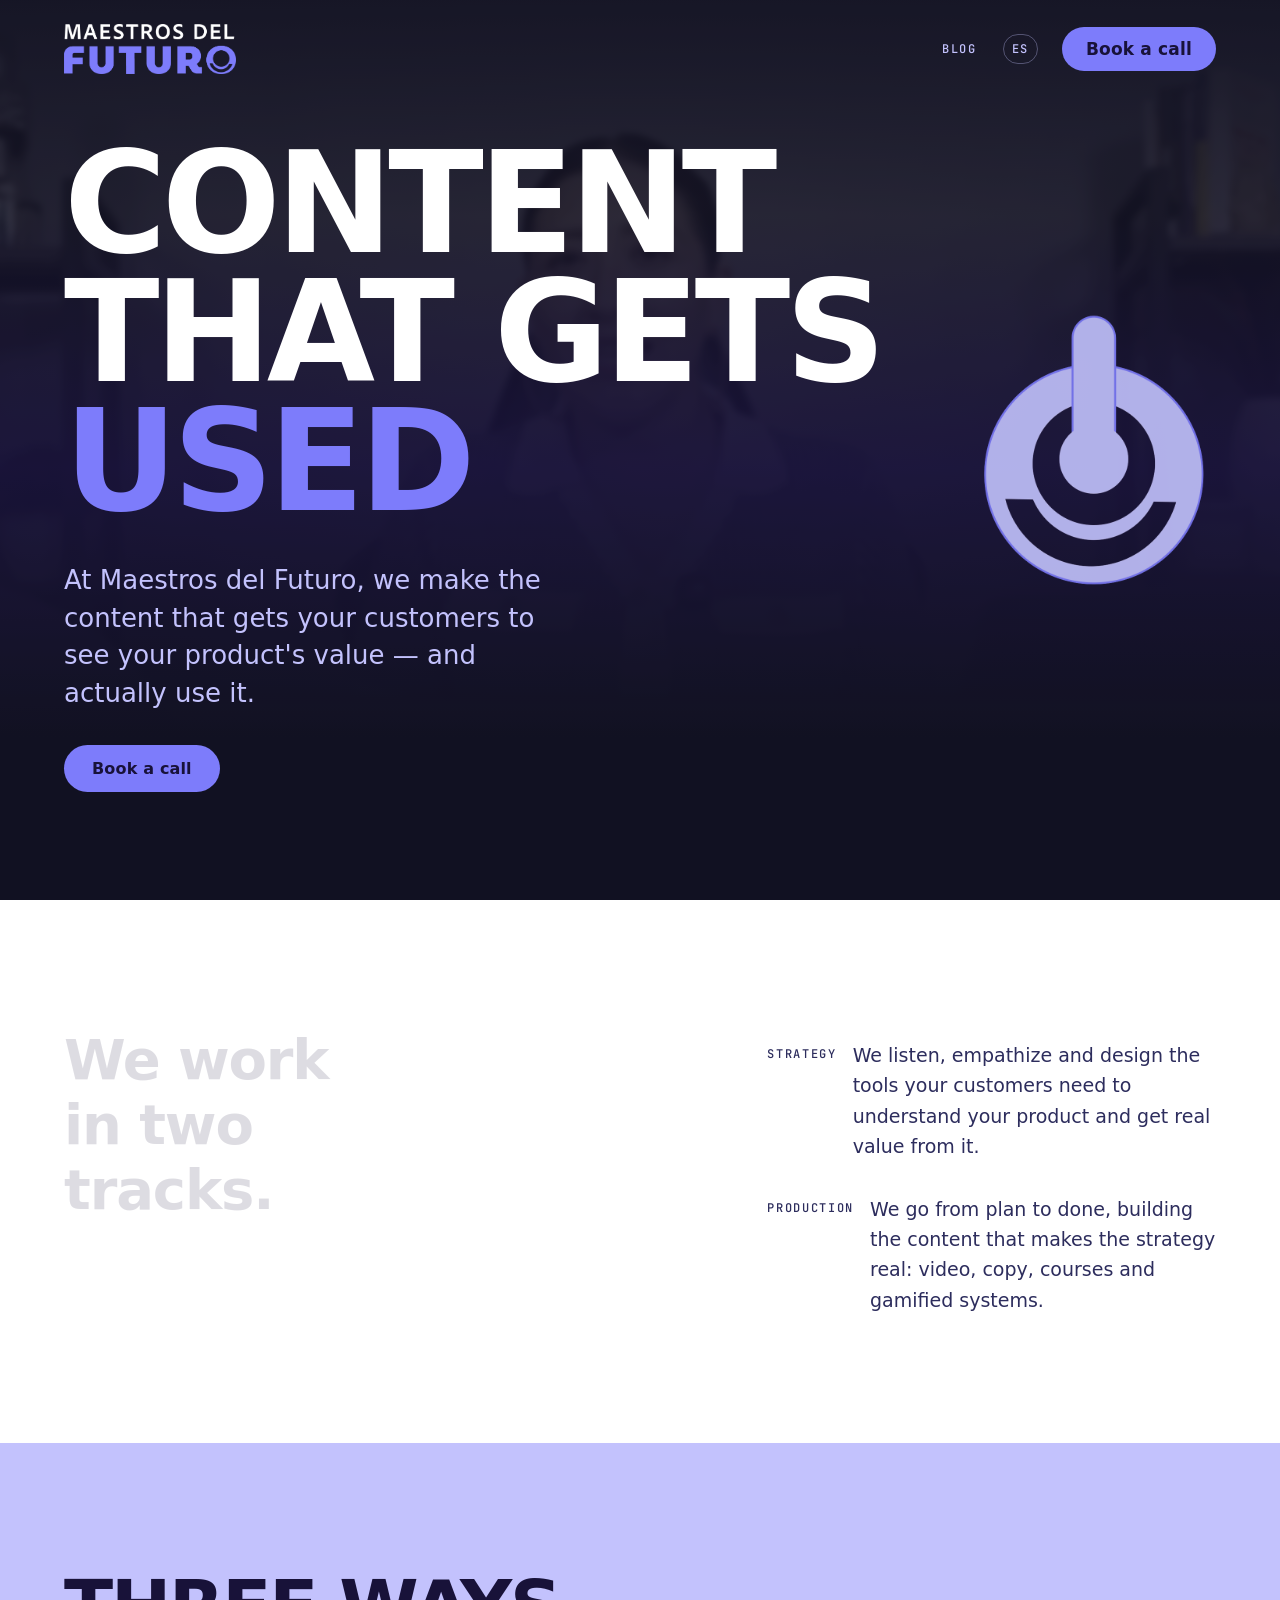
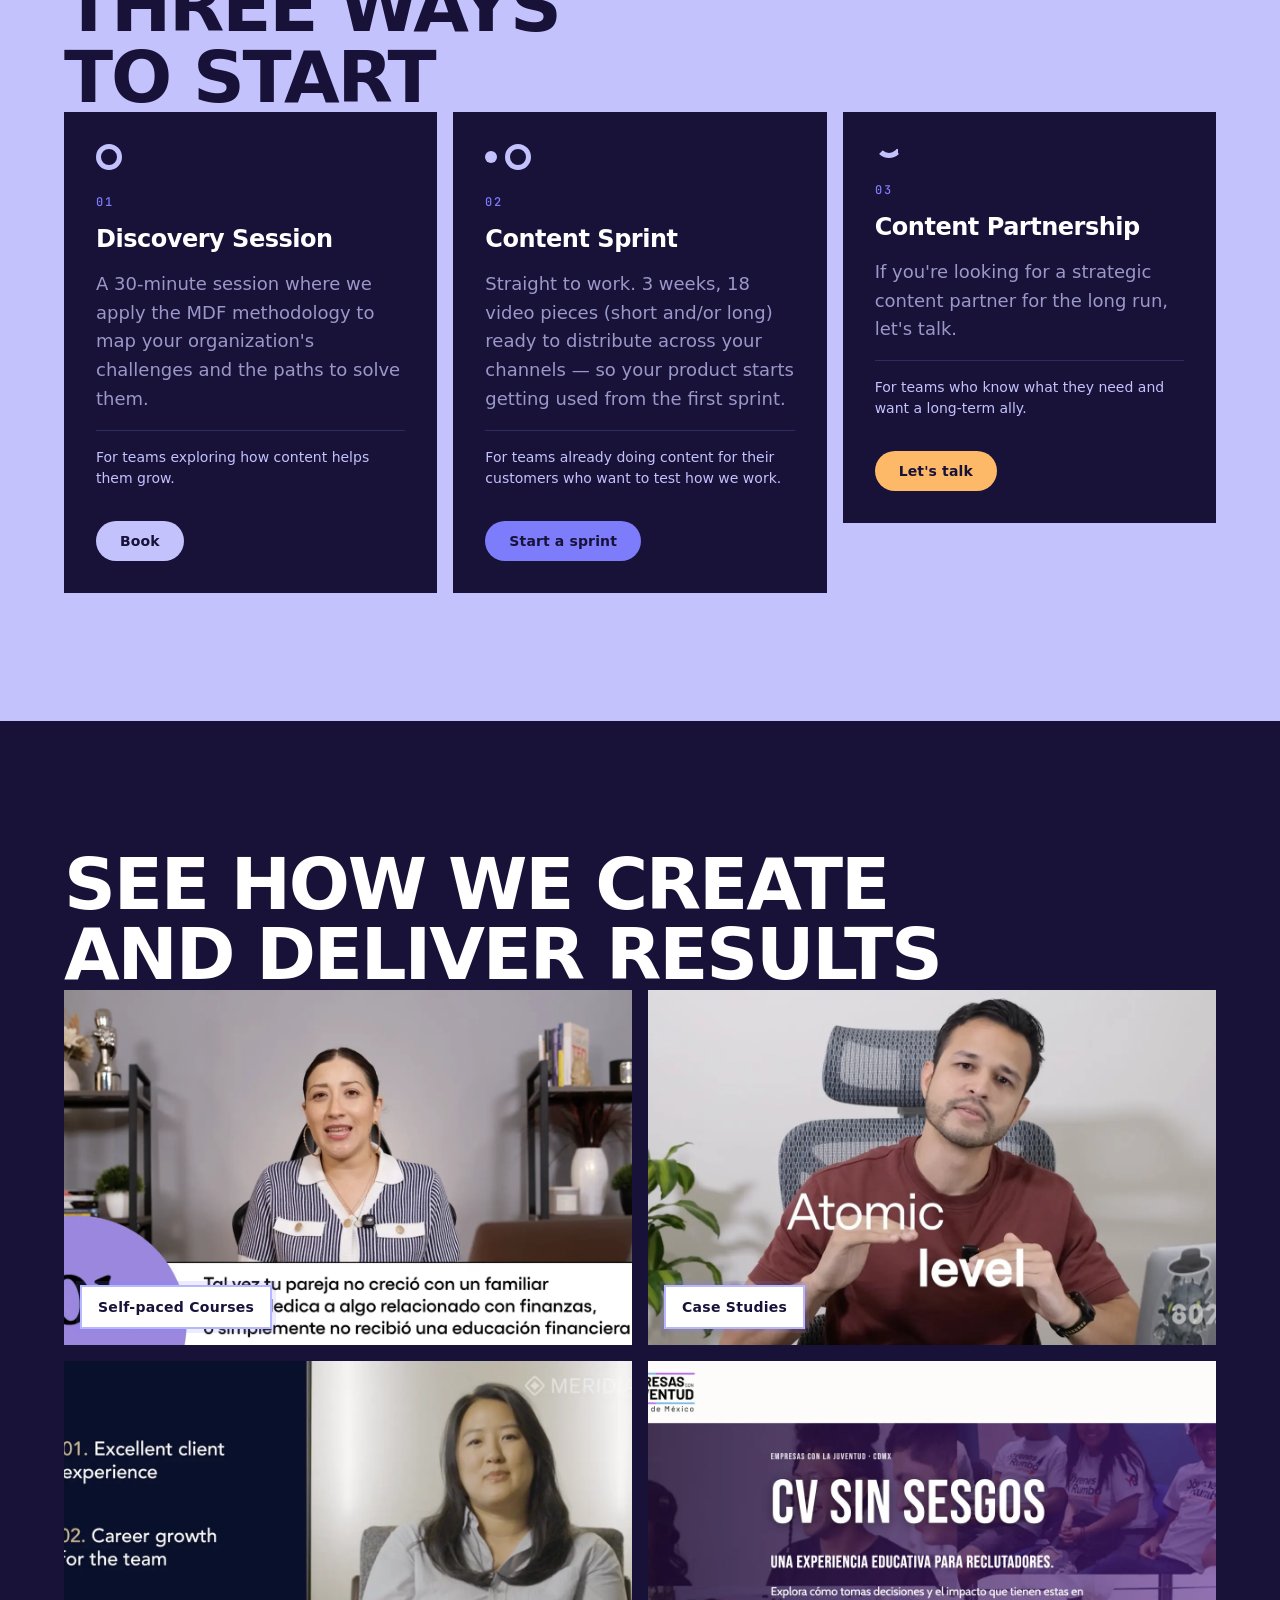
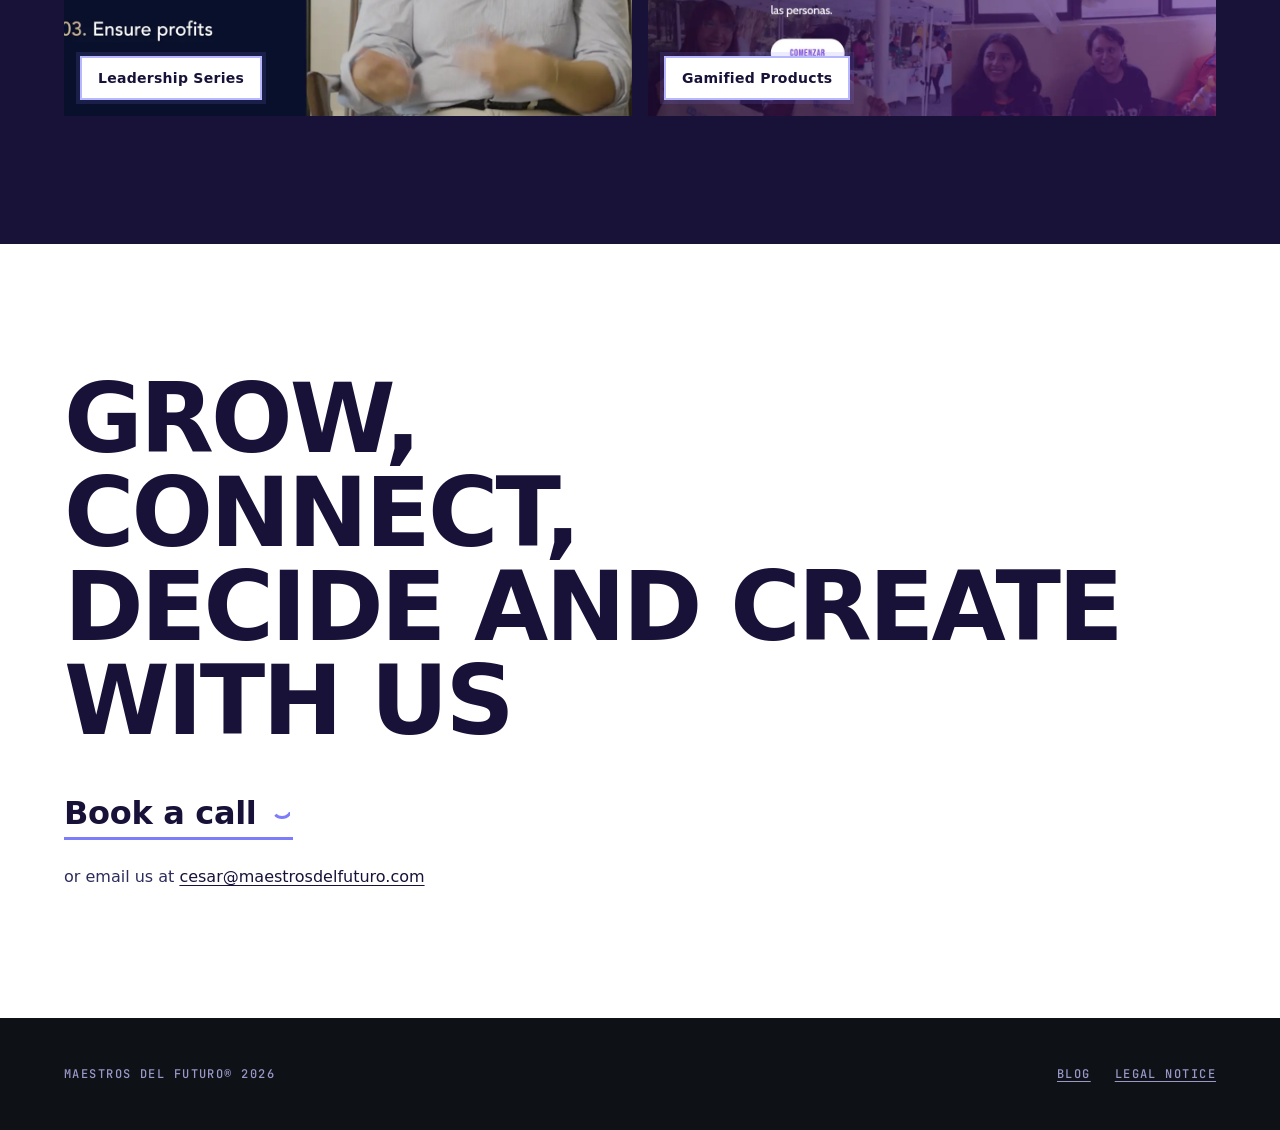
<file: en/index.html>
<!doctype html>
<html lang="en">
<head>
<meta charset="utf-8">
<meta name="viewport" content="width=device-width, initial-scale=1">
<title>Maestros del Futuro — Content that gets used</title>
<meta name="description" content="At Maestros del Futuro, we make the content that gets your customers to see your product's value — and actually use it. Strategy and production: video, copy, courses and gamified systems.">
<link rel="canonical" href="https://servicios.maestrosdelfuturo.com/en">
<link rel="alternate" hreflang="es" href="https://servicios.maestrosdelfuturo.com/">
<link rel="alternate" hreflang="en" href="https://servicios.maestrosdelfuturo.com/en">
<link rel="alternate" hreflang="x-default" href="https://servicios.maestrosdelfuturo.com/">
<meta property="og:type" content="website">
<meta property="og:site_name" content="Maestros del Futuro">
<meta property="og:title" content="Maestros del Futuro — Content that gets used">
<meta property="og:description" content="We make the content that gets your customers to see your product's value — and actually use it.">
<meta property="og:url" content="https://servicios.maestrosdelfuturo.com/en">
<meta property="og:image" content="https://servicios.maestrosdelfuturo.com/img/og-en.png">
<meta property="og:locale" content="en_US">
<meta property="og:locale:alternate" content="es_MX">
<meta name="twitter:card" content="summary_large_image">
<meta name="twitter:title" content="Maestros del Futuro — Content that gets used">
<meta name="twitter:description" content="We make the content that gets your customers to see your product's value — and actually use it.">
<meta name="twitter:image" content="https://servicios.maestrosdelfuturo.com/img/og-en.png">
<meta name="theme-color" content="#181239">
<link rel="icon" href="/favicon-32.png" sizes="32x32" type="image/png">
<link rel="icon" href="/icon-192.png" sizes="192x192" type="image/png">
<link rel="apple-touch-icon" href="/apple-touch-icon.png">
<link rel="manifest" href="/site.webmanifest">
<link rel="preconnect" href="https://fonts.googleapis.com">
<link rel="preconnect" href="https://fonts.gstatic.com" crossorigin>
<!-- Sofia Pro real: fuera del CSP de Artifacts sí carga -->
<link rel="preconnect" href="https://fonts.cdnfonts.com" crossorigin>
<link rel="stylesheet" href="https://fonts.cdnfonts.com/css/sofia-pro">
<link rel="stylesheet" href="https://fonts.googleapis.com/css2?family=JetBrains+Mono:wght@400;500&display=swap">
<link rel="stylesheet" href="/css/styles.css">
<script type="application/ld+json">
{
  "@context": "https://schema.org",
  "@type": "ProfessionalService",
  "name": "Maestros del Futuro",
  "description": "Content strategy and production —video, copy, courses and gamified systems— so your product actually gets used.",
  "url": "https://servicios.maestrosdelfuturo.com/en",
  "logo": "https://servicios.maestrosdelfuturo.com/icon-512.png",
  "image": "https://servicios.maestrosdelfuturo.com/img/og-en.png",
  "areaServed": ["US", "MX"],
  "availableLanguage": ["en", "es"]
}
</script>
</head>
<body>
<a class="skip" href="#hero-h1">Skip to content</a>
<header id="hd">
  <a class="brand" href="#top"><img src="/img/logo-mdf.png" alt="Maestros del Futuro" width="172" height="50"></a>
  <div class="hd-r">
    <a class="navlink" href="/en/blog">Blog</a>
    <a class="lang" href="/" hreflang="es" lang="es" aria-label="Ver esta página en español">ES</a>
    <a class="pill pill-purpura" href="#contacto">Book a call</a>
  </div>
</header>

<section class="hero" id="top">
  <div class="slides" id="slides"></div>
  <div class="scrim"></div>
  <div class="sculpt"><img src="/img/isotipo-mdf.png" alt="" width="220" height="269"></div>
  <div class="hero-in">
    <h1 id="hero-h1">
      <span class="sr-only">Content that gets used, adopted, shared and finished.</span>
      <span aria-hidden="true">Content<br>that gets <span class="rot" id="rot"></span></span>
    </h1>
    <p class="sub">At Maestros del Futuro, we make the content that gets your customers to see your product's value — and actually use it.</p>
    <a class="pill pill-purpura hero-cta js-book" href="https://calendly.com/maestros-del-futuro/discovery-mdf" target="_blank" rel="noopener">Book a call</a>
  </div>
</section>

<section class="block bg-blanco" id="hacemos">
  <div class="inner two-up">
    <div>
      <p class="stmt" id="stmt">
        <span class="ln">We work</span>
        <span class="ln">in two</span>
        <span class="ln">tracks.</span>
      </p>
    </div>
    <div class="routes">
      <div class="route"><span class="k">Strategy</span>
        <p>We listen, empathize and design the tools your customers need to understand your product and get real value from it.</p></div>
      <div class="route"><span class="k">Production</span>
        <p>We go from plan to done, building the content that makes the strategy real: video, copy, courses and gamified systems.</p></div>
    </div>
  </div>
</section>

<section class="block bg-ceramica" id="oferta">
  <div class="inner">
    <h2 class="big sec-title">Three ways to start</h2>
    <div class="bento">
      <article class="card">
        <span class="ico"><i class="sh sh-ring"></i></span>
        <span class="n">01</span>
        <h3>Discovery Session</h3>
        <p>A 30-minute session where we apply the MDF methodology to map your organization's challenges and the paths to solve them.</p>
        <p class="who">For teams exploring how content helps them grow.</p>
        <a class="pill pill-ceramica" href="#contacto">Book</a>
      </article>
      <article class="card">
        <span class="ico"><i class="sh sh-circle"></i><i class="sh sh-ring"></i></span>
        <span class="n">02</span>
        <h3>Content Sprint</h3>
        <p>Straight to work. 3 weeks, 18 video pieces (short and/or long) ready to distribute across your channels — so your product starts getting used from the first sprint.</p>
        <p class="who">For teams already doing content for their customers who want to test how we work.</p>
        <a class="pill pill-purpura" href="#contacto">Start a sprint</a>
      </article>
      <article class="card">
        <span class="ico"><i class="sh sh-arc"></i></span>
        <span class="n">03</span>
        <h3>Content Partnership</h3>
        <p>If you're looking for a strategic content partner for the long run, let's talk.</p>
        <p class="who">For teams who know what they need and want a long-term ally.</p>
        <a class="pill pill-topacio" href="#contacto">Let's talk</a>
      </article>
    </div>
  </div>
</section>

<section class="block bg-tinta" id="portafolio">
  <div class="inner">
    <h2 class="big sec-title sec-title-wide">See how we create and deliver results</h2>
    <div class="work" id="work"></div>
  </div>
</section>

<section class="block bg-blanco contact" id="contacto">
  <div class="inner">
    <h2 class="big">Grow,<br>Connect,<br>Decide and Create<br>with Us</h2>
    <a class="mailto js-book" href="https://calendly.com/maestros-del-futuro/discovery-mdf" target="_blank" rel="noopener">Book a call <i class="sh sh-arc"></i></a>
    <p class="contact-alt">or email us at <a data-email href="#" aria-label="Send an email"></a><noscript>cesar@maestrosdelfuturo.com</noscript></p>
  </div>
</section>

<footer>
  <span>Maestros del Futuro&reg; 2026</span>
  <nav class="ft-nav" aria-label="Footer">
    <a href="/en/blog">Blog</a>
    <a href="/en/legal.html">Legal notice</a>
  </nav>
</footer>
<script src="/js/main.js"></script>
</body>
</html>
</file>
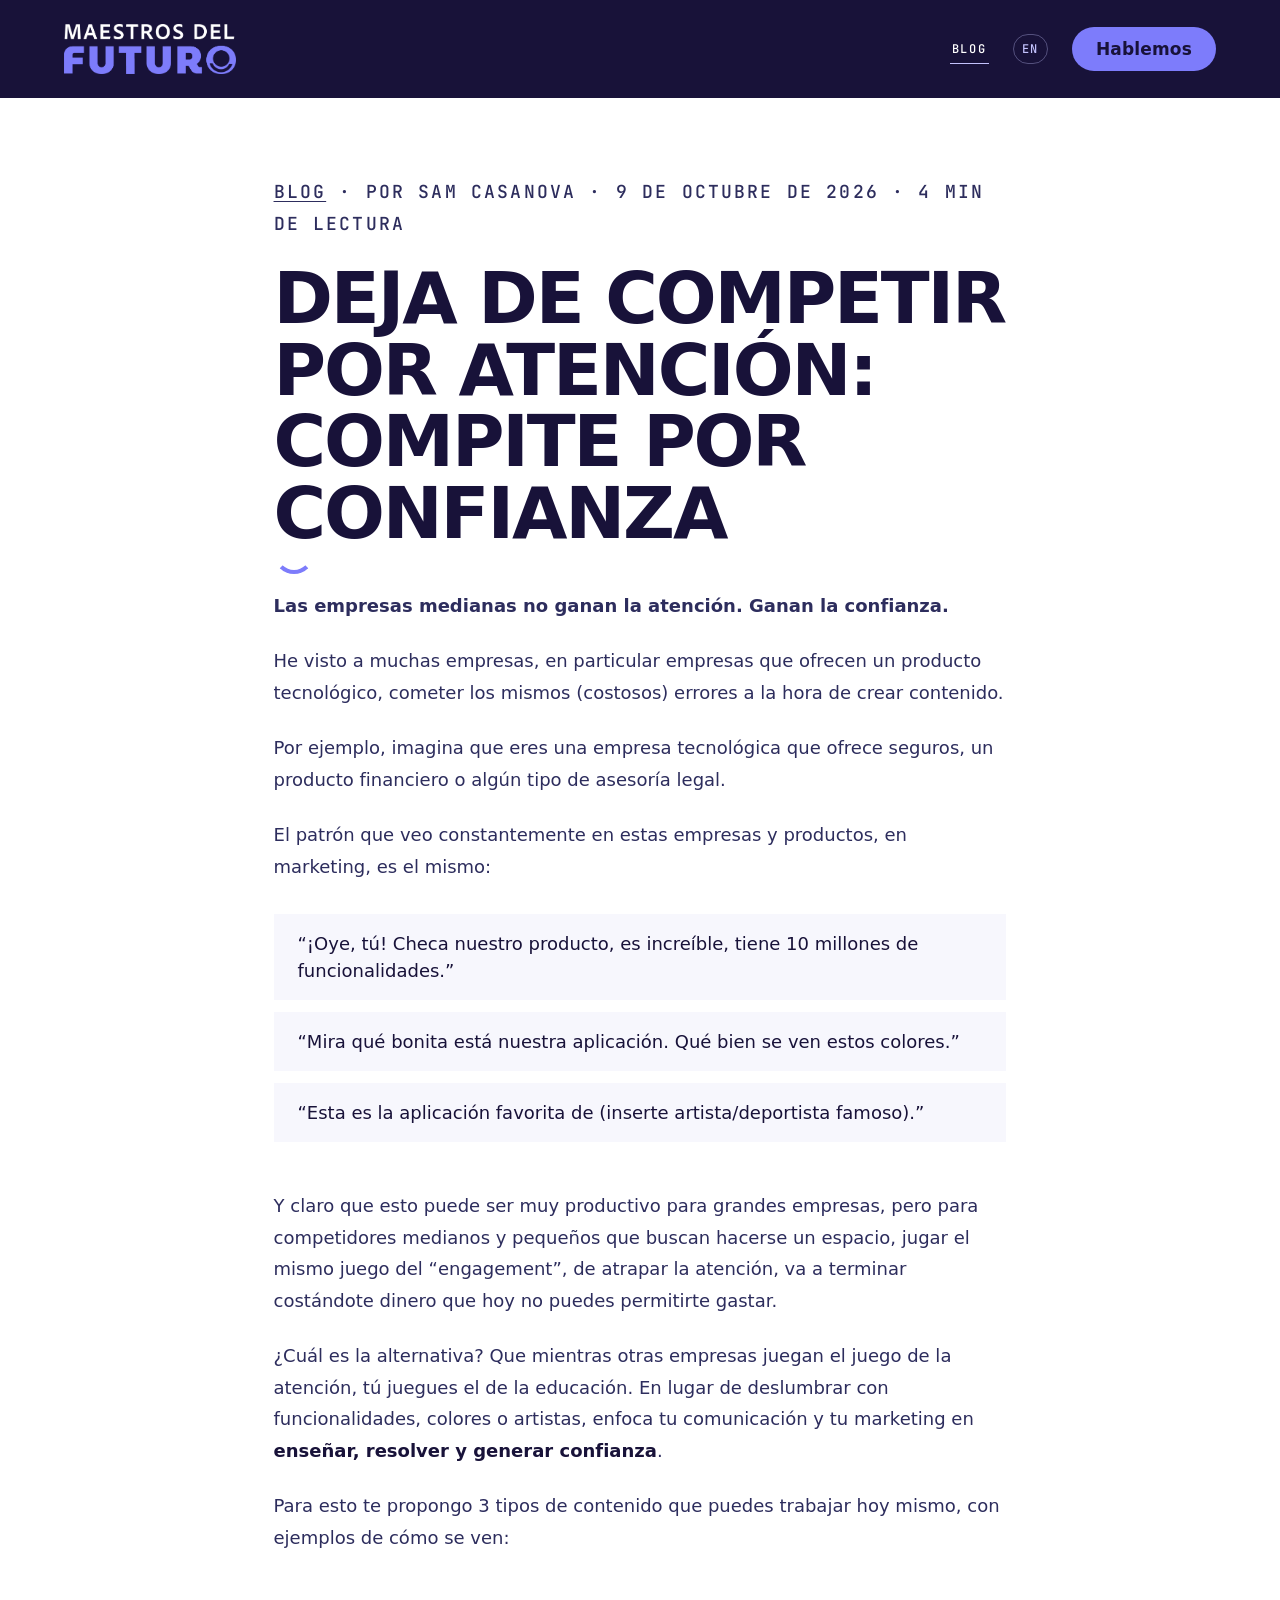
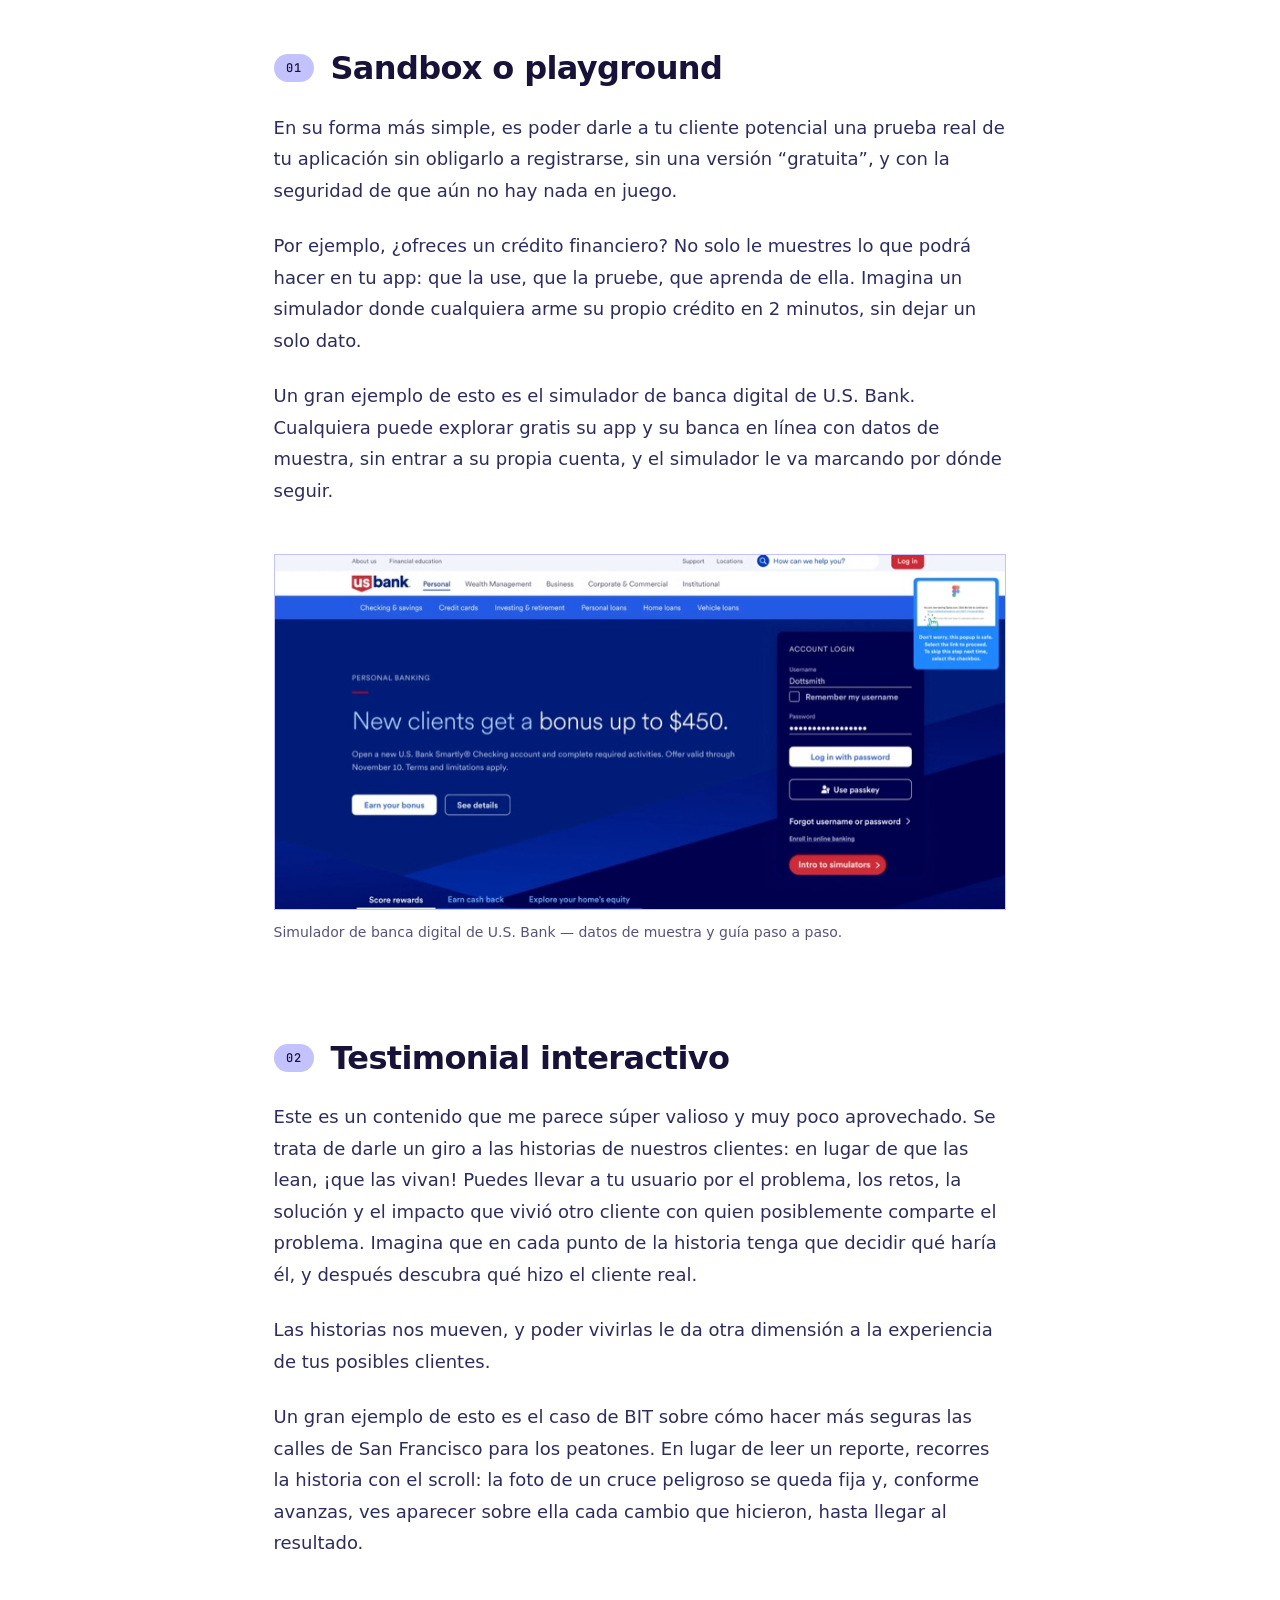
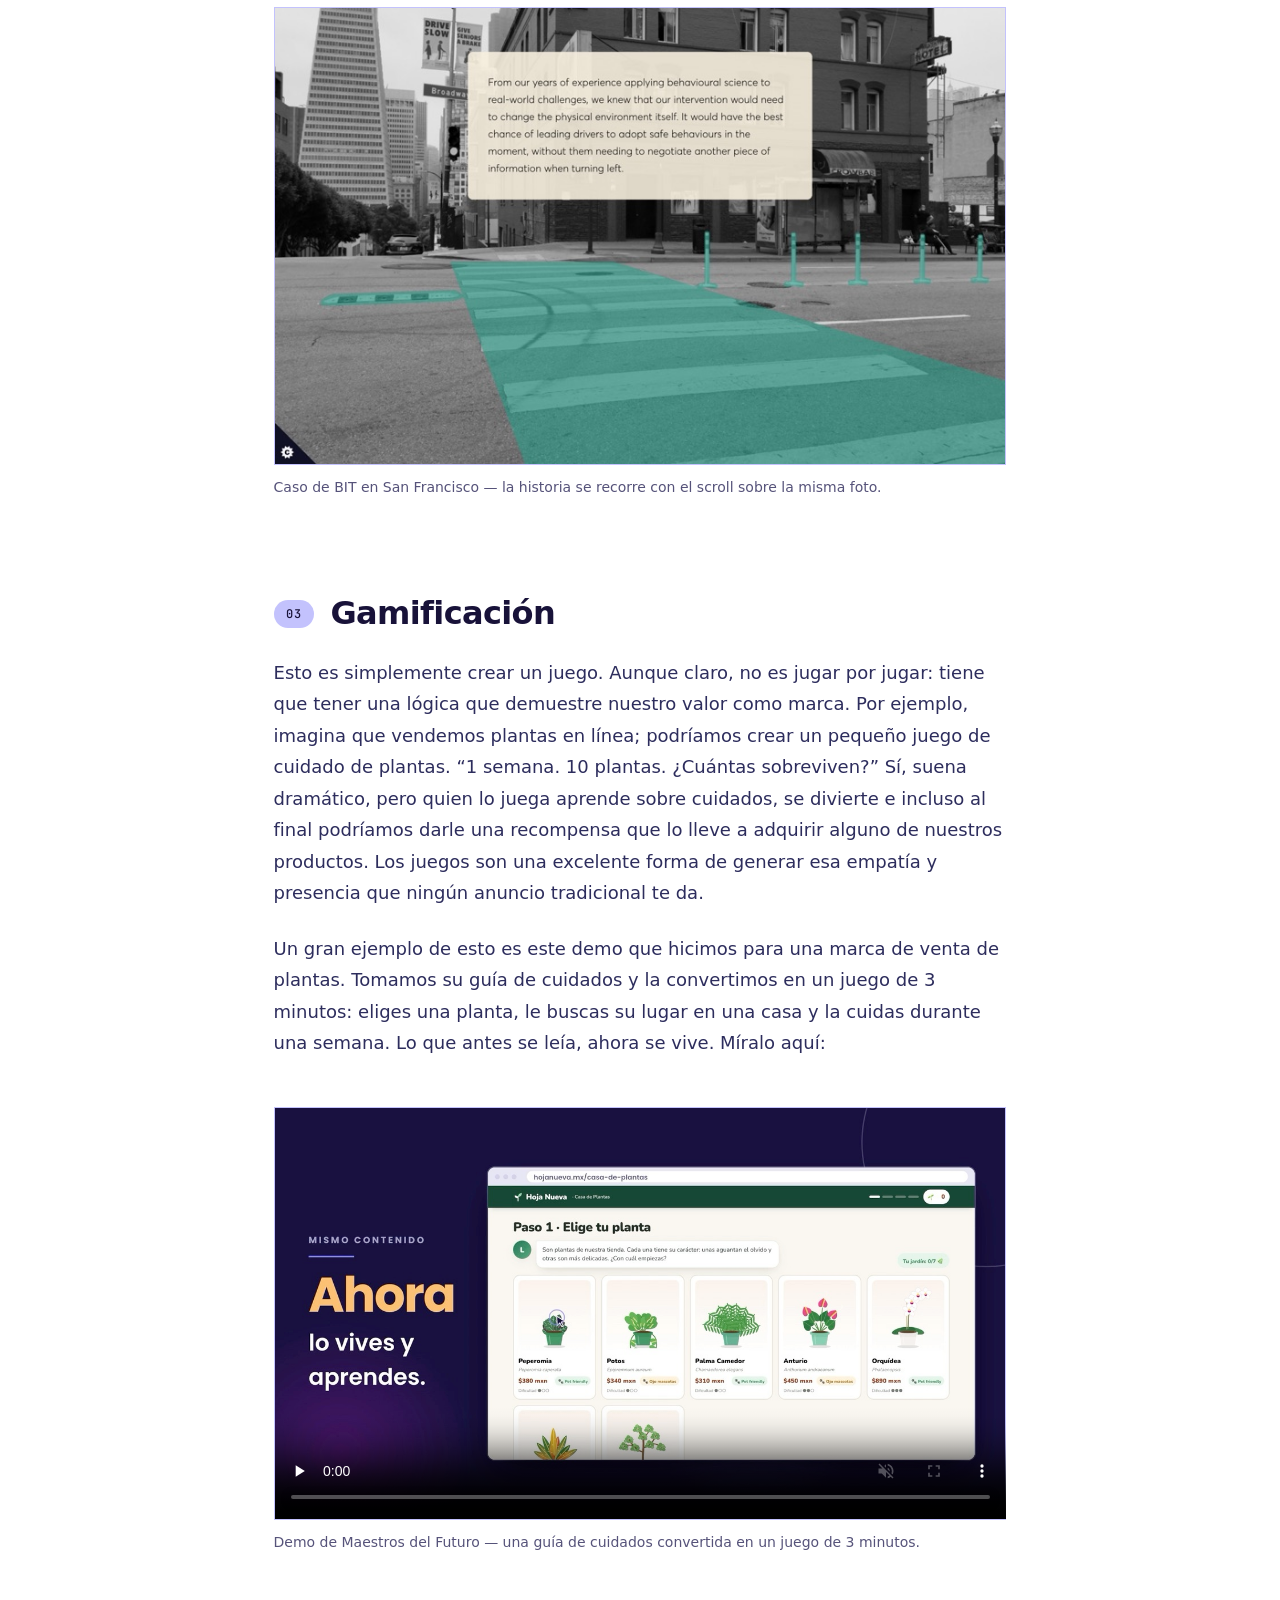
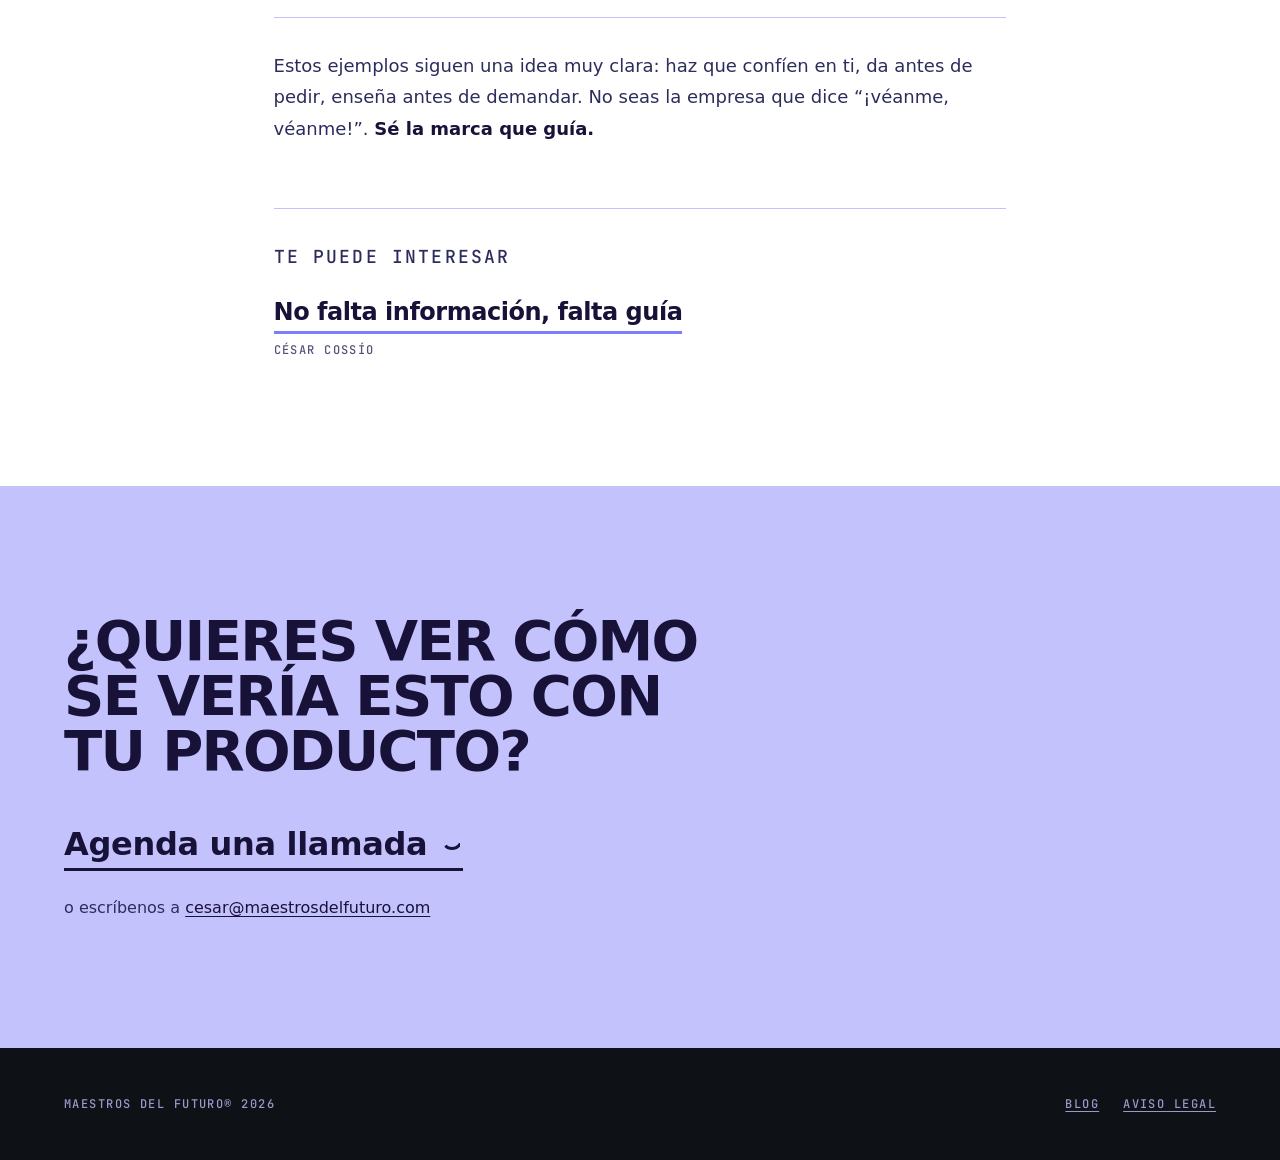
<file: blog/deja-de-competir-por-atencion/index.html>
<!doctype html>
<html lang="es">
<head>
<meta charset="utf-8">
<meta name="viewport" content="width=device-width, initial-scale=1">
<title>Deja de competir por atención: compite por confianza — Maestros del Futuro</title>
<meta name="description" content="Las empresas medianas no ganan la atención. Ganan la confianza. Tres tipos de contenido para educar en lugar de deslumbrar: sandbox, testimonial interactivo y gamificación.">
<link rel="canonical" href="https://servicios.maestrosdelfuturo.com/blog/deja-de-competir-por-atencion">
<link rel="alternate" hreflang="es" href="https://servicios.maestrosdelfuturo.com/blog/deja-de-competir-por-atencion">
<link rel="alternate" hreflang="en" href="https://servicios.maestrosdelfuturo.com/en/blog/stop-competing-for-attention">
<link rel="alternate" hreflang="x-default" href="https://servicios.maestrosdelfuturo.com/blog/deja-de-competir-por-atencion">
<meta property="og:type" content="article">
<meta property="og:site_name" content="Maestros del Futuro">
<meta property="og:title" content="Deja de competir por atención: compite por confianza">
<meta property="og:description" content="Las empresas medianas no ganan la atención. Ganan la confianza.">
<meta property="og:url" content="https://servicios.maestrosdelfuturo.com/blog/deja-de-competir-por-atencion">
<meta property="og:image" content="https://servicios.maestrosdelfuturo.com/img/blog/og-competir-por-confianza.jpg">
<meta property="og:locale" content="es_MX">
<meta property="og:locale:alternate" content="en_US">
<meta property="article:published_time" content="2026-10-09">
<meta name="twitter:card" content="summary_large_image">
<meta name="twitter:title" content="Deja de competir por atención: compite por confianza">
<meta name="twitter:description" content="Las empresas medianas no ganan la atención. Ganan la confianza.">
<meta name="twitter:image" content="https://servicios.maestrosdelfuturo.com/img/blog/og-competir-por-confianza.jpg">
<meta name="theme-color" content="#181239">
<link rel="icon" href="/favicon-32.png" sizes="32x32" type="image/png">
<link rel="icon" href="/icon-192.png" sizes="192x192" type="image/png">
<link rel="apple-touch-icon" href="/apple-touch-icon.png">
<link rel="manifest" href="/site.webmanifest">
<link rel="preconnect" href="https://fonts.googleapis.com">
<link rel="preconnect" href="https://fonts.gstatic.com" crossorigin>
<link rel="preconnect" href="https://fonts.cdnfonts.com" crossorigin>
<link rel="stylesheet" href="https://fonts.cdnfonts.com/css/sofia-pro">
<link rel="stylesheet" href="https://fonts.googleapis.com/css2?family=JetBrains+Mono:wght@400;500&display=swap">
<link rel="stylesheet" href="/css/styles.css">
<script type="application/ld+json">
{
  "@context": "https://schema.org",
  "@type": "BlogPosting",
  "headline": "Deja de competir por atención: compite por confianza",
  "description": "Las empresas medianas no ganan la atención. Ganan la confianza. Tres tipos de contenido para educar en lugar de deslumbrar.",
  "datePublished": "2026-10-09",
  "inLanguage": "es",
  "image": "https://servicios.maestrosdelfuturo.com/img/blog/og-competir-por-confianza.jpg",
  "mainEntityOfPage": "https://servicios.maestrosdelfuturo.com/blog/deja-de-competir-por-atencion",
  "author": { "@type": "Person", "name": "Sam Casanova" },
  "publisher": {
    "@type": "Organization",
    "name": "Maestros del Futuro",
    "logo": { "@type": "ImageObject", "url": "https://servicios.maestrosdelfuturo.com/icon-512.png" }
  }
}
</script>
</head>
<body class="interior">
<a class="skip" href="#doc">Saltar al contenido</a>
<header id="hd" class="solid">
  <a class="brand" href="/"><img src="/img/logo-mdf.png" alt="Maestros del Futuro" width="172" height="50"></a>
  <div class="hd-r">
    <a class="navlink" href="/blog" aria-current="page">Blog</a>
    <a class="lang" href="/en/blog/stop-competing-for-attention" hreflang="en" lang="en" aria-label="View this page in English">EN</a>
    <a class="pill pill-purpura" href="/#contacto">Hablemos</a>
  </div>
</header>

<main class="block bg-blanco" id="doc">
  <article class="inner post">
    <p class="post-meta"><a href="/blog">Blog</a> · Por Sam Casanova · <time datetime="2026-10-09">9 de octubre de 2026</time> · 4 min de lectura</p>
    <h1>Deja de competir por atención: compite por confianza</h1>
    <p class="post-dek">Las empresas medianas no ganan la atención. Ganan la confianza.</p>

    <p>He visto a muchas empresas, en particular empresas que ofrecen un producto tecnológico, cometer los mismos (costosos) errores a la hora de crear contenido.</p>
    <p>Por ejemplo, imagina que eres una empresa tecnológica que ofrece seguros, un producto financiero o algún tipo de asesoría legal.</p>
    <p>El patrón que veo constantemente en estas empresas y productos, en marketing, es el mismo:</p>

    <ul class="post-quotes">
      <li>“¡Oye, tú! Checa nuestro producto, es increíble, tiene 10 millones de funcionalidades.”</li>
      <li>“Mira qué bonita está nuestra aplicación. Qué bien se ven estos colores.”</li>
      <li>“Esta es la aplicación favorita de (inserte artista/deportista famoso).”</li>
    </ul>

    <p>Y claro que esto puede ser muy productivo para grandes empresas, pero para competidores medianos y pequeños que buscan hacerse un espacio, jugar el mismo juego del “engagement”, de atrapar la atención, va a terminar costándote dinero que hoy no puedes permitirte gastar.</p>
    <p>¿Cuál es la alternativa? Que mientras otras empresas juegan el juego de la atención, tú juegues el de la educación. En lugar de deslumbrar con funcionalidades, colores o artistas, enfoca tu comunicación y tu marketing en <strong>enseñar, resolver y generar confianza</strong>.</p>
    <p>Para esto te propongo 3 tipos de contenido que puedes trabajar hoy mismo, con ejemplos de cómo se ven:</p>

    <h2><span class="post-n">01</span> Sandbox o playground</h2>
    <p>En su forma más simple, es poder darle a tu cliente potencial una prueba real de tu aplicación sin obligarlo a registrarse, sin una versión “gratuita”, y con la seguridad de que aún no hay nada en juego.</p>
    <p>Por ejemplo, ¿ofreces un crédito financiero? No solo le muestres lo que podrá hacer en tu app: que la use, que la pruebe, que aprenda de ella. Imagina un simulador donde cualquiera arme su propio crédito en 2 minutos, sin dejar un solo dato.</p>
    <p>Un gran ejemplo de esto es el simulador de banca digital de U.S. Bank. Cualquiera puede explorar gratis su app y su banca en línea con datos de muestra, sin entrar a su propia cuenta, y el simulador le va marcando por dónde seguir.</p>
    <figure class="post-fig">
      <img src="/img/blog/usbank-simulador-1600.jpg"
           srcset="/img/blog/usbank-simulador-800.jpg 800w, /img/blog/usbank-simulador-1600.jpg 1600w"
           sizes="(min-width: 900px) 760px, 100vw" width="1600" height="774" loading="lazy" decoding="async"
           alt="Simulador de banca en línea de U.S. Bank: una cuenta de muestra ya iniciada y un globo de ayuda que indica el siguiente paso.">
      <figcaption>Simulador de banca digital de U.S. Bank — datos de muestra y guía paso a paso.</figcaption>
    </figure>

    <h2><span class="post-n">02</span> Testimonial interactivo</h2>
    <p>Este es un contenido que me parece súper valioso y muy poco aprovechado. Se trata de darle un giro a las historias de nuestros clientes: en lugar de que las lean, ¡que las vivan! Puedes llevar a tu usuario por el problema, los retos, la solución y el impacto que vivió otro cliente con quien posiblemente comparte el problema. Imagina que en cada punto de la historia tenga que decidir qué haría él, y después descubra qué hizo el cliente real.</p>
    <p>Las historias nos mueven, y poder vivirlas le da otra dimensión a la experiencia de tus posibles clientes.</p>
    <p>Un gran ejemplo de esto es el caso de BIT sobre cómo hacer más seguras las calles de San Francisco para los peatones. En lugar de leer un reporte, recorres la historia con el scroll: la foto de un cruce peligroso se queda fija y, conforme avanzas, ves aparecer sobre ella cada cambio que hicieron, hasta llegar al resultado.</p>
    <figure class="post-fig">
      <img src="/img/blog/bit-historia-scroll-1600.jpg"
           srcset="/img/blog/bit-historia-scroll-800.jpg 800w, /img/blog/bit-historia-scroll-1600.jpg 1600w"
           sizes="(min-width: 900px) 760px, 100vw" width="1600" height="1000" loading="lazy" decoding="async"
           alt="Cruce de calles en San Francisco en blanco y negro, con el nuevo paso peatonal y los bolardos resaltados en verde, y un recuadro de texto que explica la intervención.">
      <figcaption>Caso de BIT en San Francisco — la historia se recorre con el scroll sobre la misma foto.</figcaption>
    </figure>

    <h2><span class="post-n">03</span> Gamificación</h2>
    <p>Esto es simplemente crear un juego. Aunque claro, no es jugar por jugar: tiene que tener una lógica que demuestre nuestro valor como marca. Por ejemplo, imagina que vendemos plantas en línea; podríamos crear un pequeño juego de cuidado de plantas. “1 semana. 10 plantas. ¿Cuántas sobreviven?” Sí, suena dramático, pero quien lo juega aprende sobre cuidados, se divierte e incluso al final podríamos darle una recompensa que lo lleve a adquirir alguno de nuestros productos. Los juegos son una excelente forma de generar esa empatía y presencia que ningún anuncio tradicional te da.</p>
    <p>Un gran ejemplo de esto es este demo que hicimos para una marca de venta de plantas. Tomamos su guía de cuidados y la convertimos en un juego de 3 minutos: eliges una planta, le buscas su lugar en una casa y la cuidas durante una semana. Lo que antes se leía, ahora se vive. Míralo aquí:</p>
    <figure class="post-fig">
      <video controls playsinline muted loop preload="none" width="1280" height="720"
             poster="/img/blog/juego-plantas-poster.jpg"
             aria-label="Demo del juego de cuidado de plantas creado por Maestros del Futuro">
        <source src="/img/blog/juego-plantas.mp4" type="video/mp4">
      </video>
      <figcaption>Demo de Maestros del Futuro — una guía de cuidados convertida en un juego de 3 minutos.</figcaption>
    </figure>

    <p class="post-close">Estos ejemplos siguen una idea muy clara: haz que confíen en ti, da antes de pedir, enseña antes de demandar. No seas la empresa que dice “¡véanme, véanme!”. <strong>Sé la marca que guía.</strong></p>
    <aside class="post-related" aria-label="Te puede interesar">
      <p class="post-meta">Te puede interesar</p>
      <a href="/blog/no-falta-informacion-falta-guia"><span>No falta información, falta guía</span><span class="post-related-by">César Cossío</span></a>
    </aside>
  </article>
</main>

<section class="block bg-ceramica contact post-cta" id="contacto">
  <div class="inner">
    <h2 class="big">¿Quieres ver cómo se vería esto con tu producto?</h2>
    <a class="mailto js-book" href="https://calendly.com/maestros-del-futuro/discovery-mdf" target="_blank" rel="noopener">Agenda una llamada <i class="sh sh-arc"></i></a>
    <p class="contact-alt">o escríbenos a <a data-email href="#" aria-label="Enviar correo"></a><noscript>cesar@maestrosdelfuturo.com</noscript></p>
  </div>
</section>

<footer>
  <span>Maestros del Futuro&reg; 2026</span>
  <nav class="ft-nav" aria-label="Pie de página">
    <a href="/blog">Blog</a>
    <a href="/legal.html">Aviso legal</a>
  </nav>
</footer>
<script src="/js/main.js"></script>
</body>
</html>
</file>
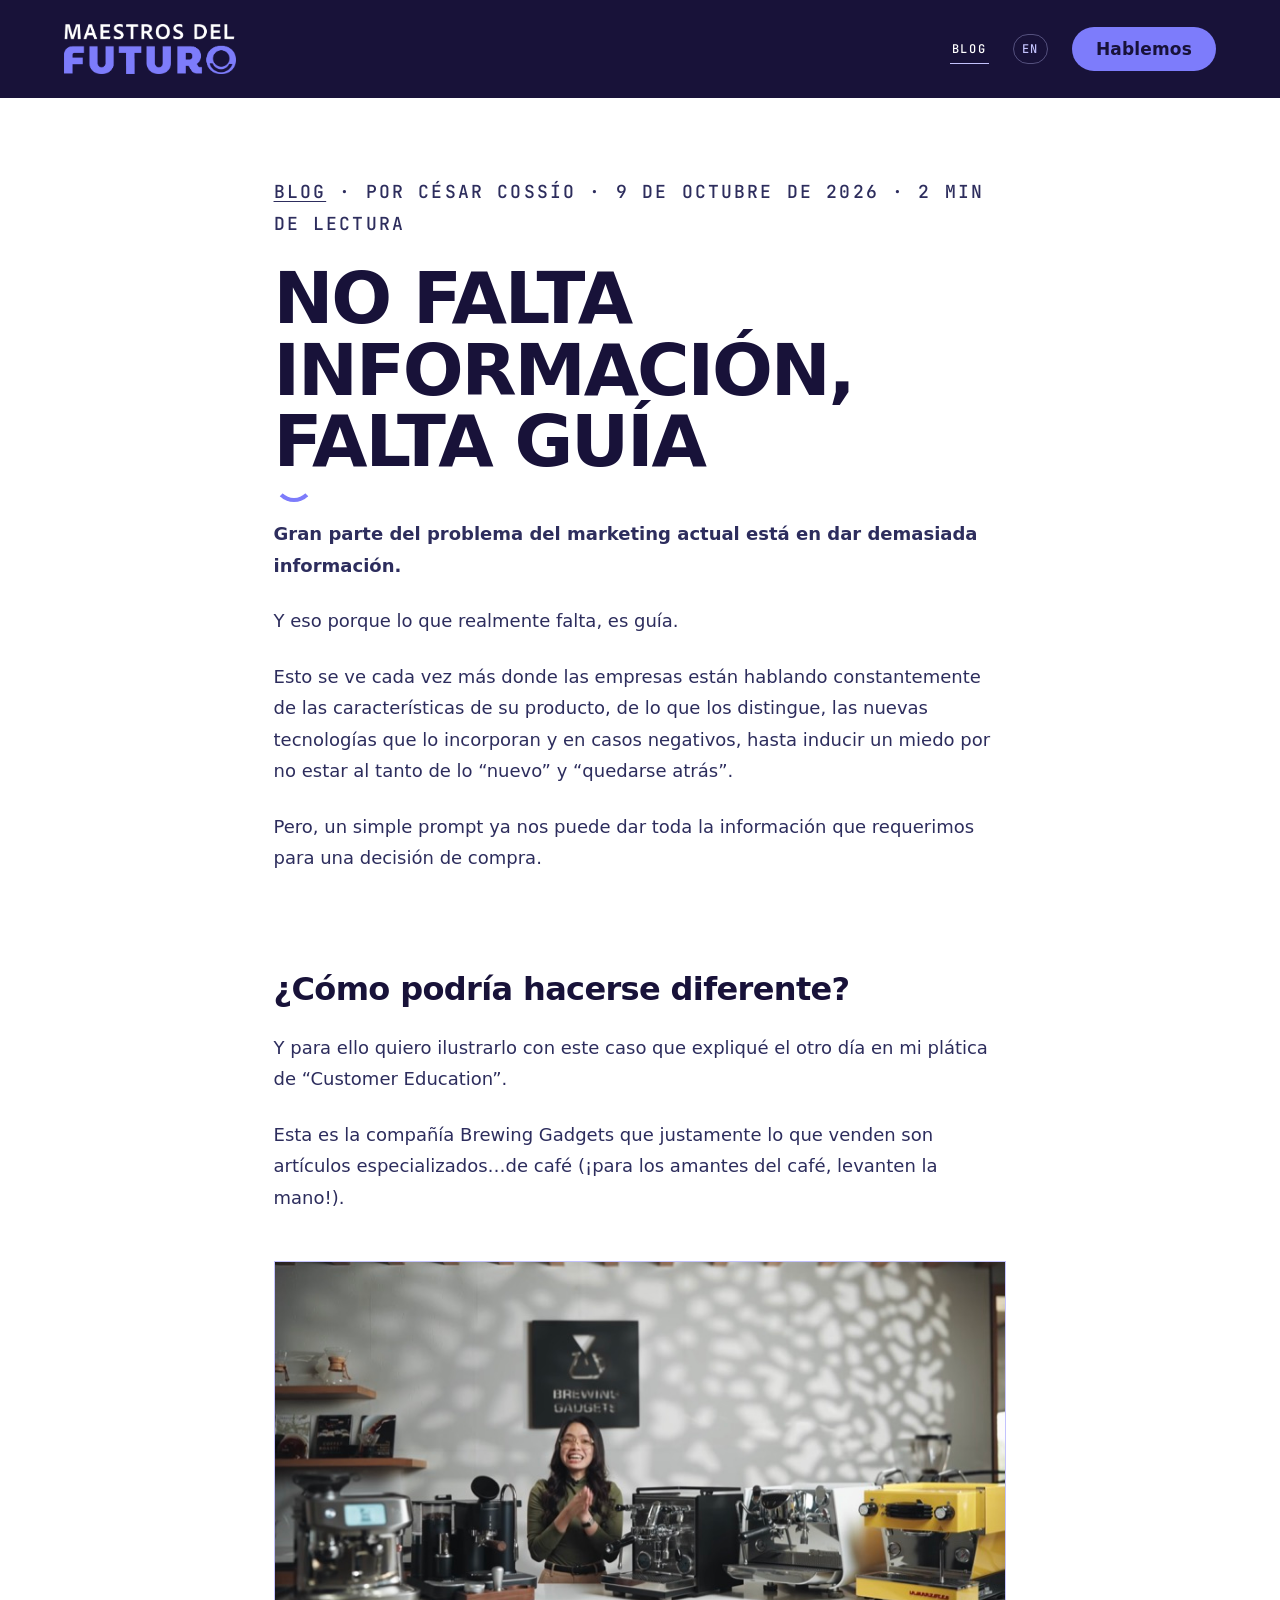
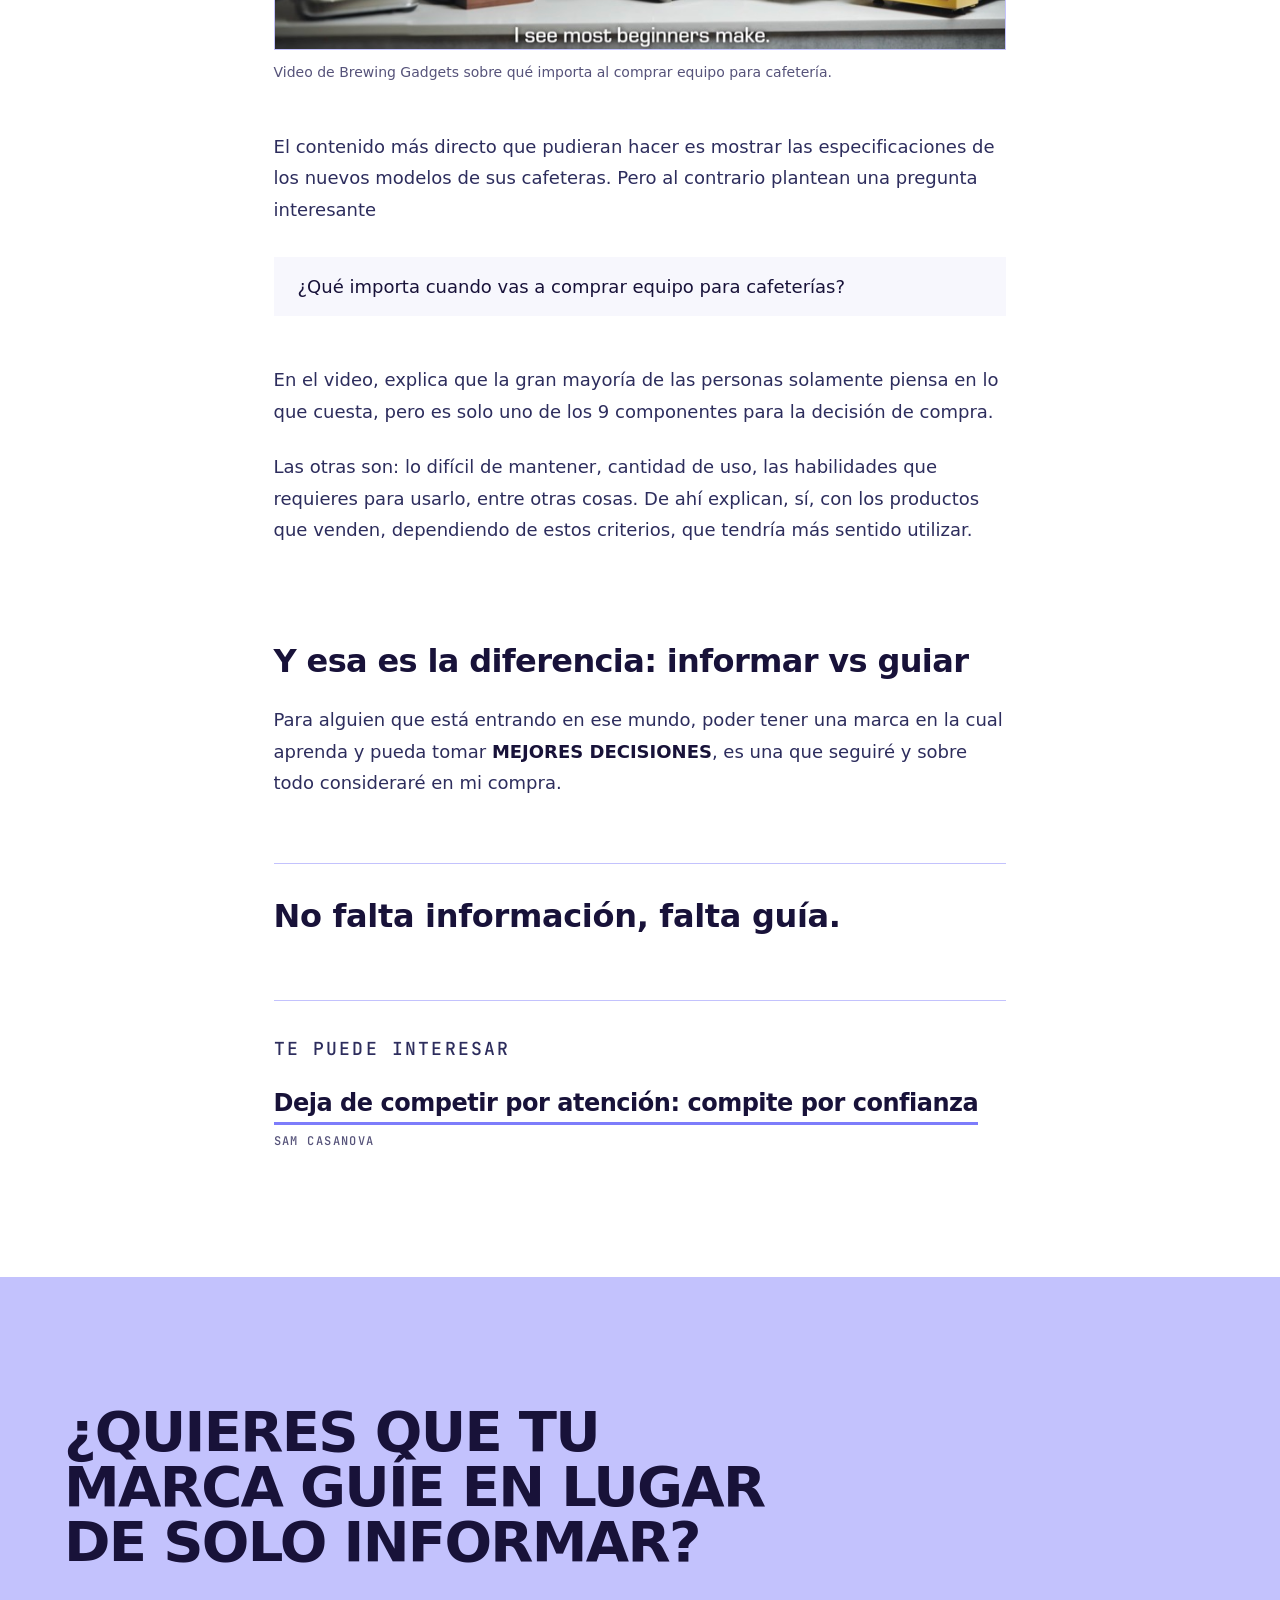
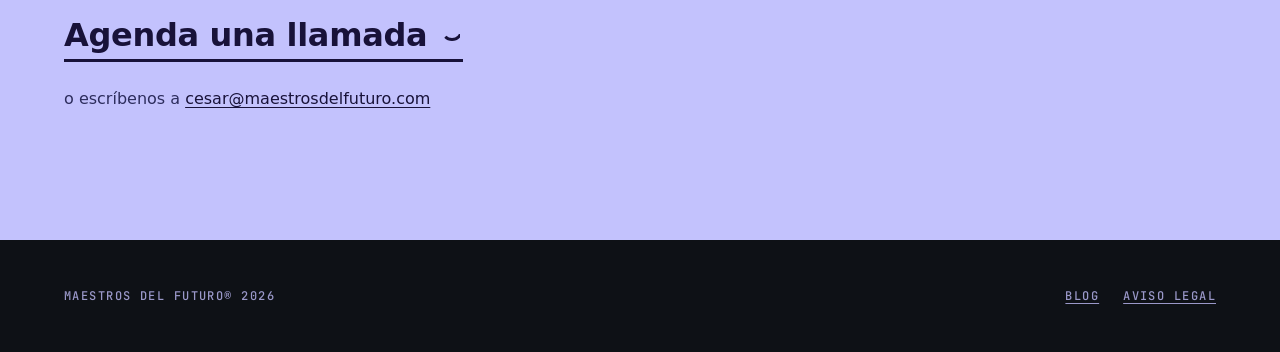
<file: blog/no-falta-informacion-falta-guia/index.html>
<!doctype html>
<html lang="es">
<head>
<meta charset="utf-8">
<meta name="viewport" content="width=device-width, initial-scale=1">
<title>No falta información, falta guía — Maestros del Futuro</title>
<meta name="description" content="Gran parte del problema del marketing actual está en dar demasiada información. Lo que realmente falta es guía: el caso de Brewing Gadgets.">
<link rel="canonical" href="https://servicios.maestrosdelfuturo.com/blog/no-falta-informacion-falta-guia">
<link rel="alternate" hreflang="es" href="https://servicios.maestrosdelfuturo.com/blog/no-falta-informacion-falta-guia">
<link rel="alternate" hreflang="en" href="https://servicios.maestrosdelfuturo.com/en/blog/what-is-missing-is-guidance">
<link rel="alternate" hreflang="x-default" href="https://servicios.maestrosdelfuturo.com/blog/no-falta-informacion-falta-guia">
<meta property="og:type" content="article">
<meta property="og:site_name" content="Maestros del Futuro">
<meta property="og:title" content="No falta información, falta guía">
<meta property="og:description" content="Gran parte del problema del marketing actual está en dar demasiada información. Lo que realmente falta es guía.">
<meta property="og:url" content="https://servicios.maestrosdelfuturo.com/blog/no-falta-informacion-falta-guia">
<meta property="og:image" content="https://servicios.maestrosdelfuturo.com/img/og-es.png">
<meta property="og:locale" content="es_MX">
<meta property="og:locale:alternate" content="en_US">
<meta property="article:published_time" content="2026-10-09">
<meta name="twitter:card" content="summary_large_image">
<meta name="twitter:title" content="No falta información, falta guía">
<meta name="twitter:description" content="Gran parte del problema del marketing actual está en dar demasiada información. Lo que realmente falta es guía.">
<meta name="twitter:image" content="https://servicios.maestrosdelfuturo.com/img/og-es.png">
<meta name="theme-color" content="#181239">
<link rel="icon" href="/favicon-32.png" sizes="32x32" type="image/png">
<link rel="icon" href="/icon-192.png" sizes="192x192" type="image/png">
<link rel="apple-touch-icon" href="/apple-touch-icon.png">
<link rel="manifest" href="/site.webmanifest">
<link rel="preconnect" href="https://fonts.googleapis.com">
<link rel="preconnect" href="https://fonts.gstatic.com" crossorigin>
<link rel="preconnect" href="https://fonts.cdnfonts.com" crossorigin>
<link rel="stylesheet" href="https://fonts.cdnfonts.com/css/sofia-pro">
<link rel="stylesheet" href="https://fonts.googleapis.com/css2?family=JetBrains+Mono:wght@400;500&display=swap">
<link rel="stylesheet" href="/css/styles.css">
<script type="application/ld+json">
{
  "@context": "https://schema.org",
  "@type": "BlogPosting",
  "headline": "No falta información, falta guía",
  "description": "Gran parte del problema del marketing actual está en dar demasiada información. Lo que realmente falta es guía.",
  "datePublished": "2026-10-09",
  "inLanguage": "es",
  "image": "https://servicios.maestrosdelfuturo.com/img/og-es.png",
  "mainEntityOfPage": "https://servicios.maestrosdelfuturo.com/blog/no-falta-informacion-falta-guia",
  "author": { "@type": "Person", "name": "César Cossío" },
  "publisher": {
    "@type": "Organization",
    "name": "Maestros del Futuro",
    "logo": { "@type": "ImageObject", "url": "https://servicios.maestrosdelfuturo.com/icon-512.png" }
  }
}
</script>
</head>
<body class="interior">
<a class="skip" href="#doc">Saltar al contenido</a>
<header id="hd" class="solid">
  <a class="brand" href="/"><img src="/img/logo-mdf.png" alt="Maestros del Futuro" width="172" height="50"></a>
  <div class="hd-r">
    <a class="navlink" href="/blog" aria-current="page">Blog</a>
    <a class="lang" href="/en/blog/what-is-missing-is-guidance" hreflang="en" lang="en" aria-label="View this page in English">EN</a>
    <a class="pill pill-purpura" href="/#contacto">Hablemos</a>
  </div>
</header>

<main class="block bg-blanco" id="doc">
  <article class="inner post">
    <p class="post-meta"><a href="/blog">Blog</a> · Por César Cossío · <time datetime="2026-10-09">9 de octubre de 2026</time> · 2 min de lectura</p>
    <h1>No falta información, falta guía</h1>
    <p class="post-dek">Gran parte del problema del marketing actual está en dar demasiada información.</p>

    <p>Y eso porque lo que realmente falta, es guía.</p>
    <p>Esto se ve cada vez más donde las empresas están hablando constantemente de las características de su producto, de lo que los distingue, las nuevas tecnologías que lo incorporan y en casos negativos, hasta inducir un miedo por no estar al tanto de lo “nuevo” y “quedarse atrás”.</p>
    <p>Pero, un simple prompt ya nos puede dar toda la información que requerimos para una decisión de compra.</p>

    <h2>¿Cómo podría hacerse diferente?</h2>
    <p>Y para ello quiero ilustrarlo con este caso que expliqué el otro día en mi plática de “Customer Education”.</p>
    <p>Esta es la compañía Brewing Gadgets que justamente lo que venden son artículos especializados…de café (¡para los amantes del café, levanten la mano!).</p>
    <figure class="post-fig">
      <img src="/img/blog/brewing-gadgets-1600.jpg"
           srcset="/img/blog/brewing-gadgets-800.jpg 800w, /img/blog/brewing-gadgets-1600.jpg 1600w"
           sizes="(min-width: 900px) 760px, 100vw" width="1600" height="846" loading="lazy" decoding="async"
           alt="Presentadora de Brewing Gadgets frente a una barra con cinco cafeteras de espresso de distintos modelos.">
      <figcaption>Video de Brewing Gadgets sobre qué importa al comprar equipo para cafetería.</figcaption>
    </figure>
    <p>El contenido más directo que pudieran hacer es mostrar las especificaciones de los nuevos modelos de sus cafeteras. Pero al contrario plantean una pregunta interesante</p>
    <ul class="post-quotes">
      <li>¿Qué importa cuando vas a comprar equipo para cafeterías?</li>
    </ul>
    <p>En el video, explica que la gran mayoría de las personas solamente piensa en lo que cuesta, pero es solo uno de los 9 componentes para la decisión de compra.</p>
    <p>Las otras son: lo difícil de mantener, cantidad de uso, las habilidades que requieres para usarlo, entre otras cosas. De ahí explican, sí, con los productos que venden, dependiendo de estos criterios, que tendría más sentido utilizar.</p>

    <h2>Y esa es la diferencia: informar vs guiar</h2>
    <p>Para alguien que está entrando en ese mundo, poder tener una marca en la cual aprenda y pueda tomar <strong>MEJORES DECISIONES</strong>, es una que seguiré y sobre todo consideraré en mi compra.</p>

    <p class="post-close post-punch"><strong>No falta información, falta guía.</strong></p>
    <aside class="post-related" aria-label="Te puede interesar">
      <p class="post-meta">Te puede interesar</p>
      <a href="/blog/deja-de-competir-por-atencion"><span>Deja de competir por atención: compite por confianza</span><span class="post-related-by">Sam Casanova</span></a>
    </aside>
  </article>
</main>

<section class="block bg-ceramica contact post-cta" id="contacto">
  <div class="inner">
    <h2 class="big">¿Quieres que tu marca guíe en lugar de solo informar?</h2>
    <a class="mailto js-book" href="https://calendly.com/maestros-del-futuro/discovery-mdf" target="_blank" rel="noopener">Agenda una llamada <i class="sh sh-arc"></i></a>
    <p class="contact-alt">o escríbenos a <a data-email href="#" aria-label="Enviar correo"></a><noscript>cesar@maestrosdelfuturo.com</noscript></p>
  </div>
</section>

<footer>
  <span>Maestros del Futuro&reg; 2026</span>
  <nav class="ft-nav" aria-label="Pie de página">
    <a href="/blog">Blog</a>
    <a href="/legal.html">Aviso legal</a>
  </nav>
</footer>
<script src="/js/main.js"></script>
</body>
</html>
</file>
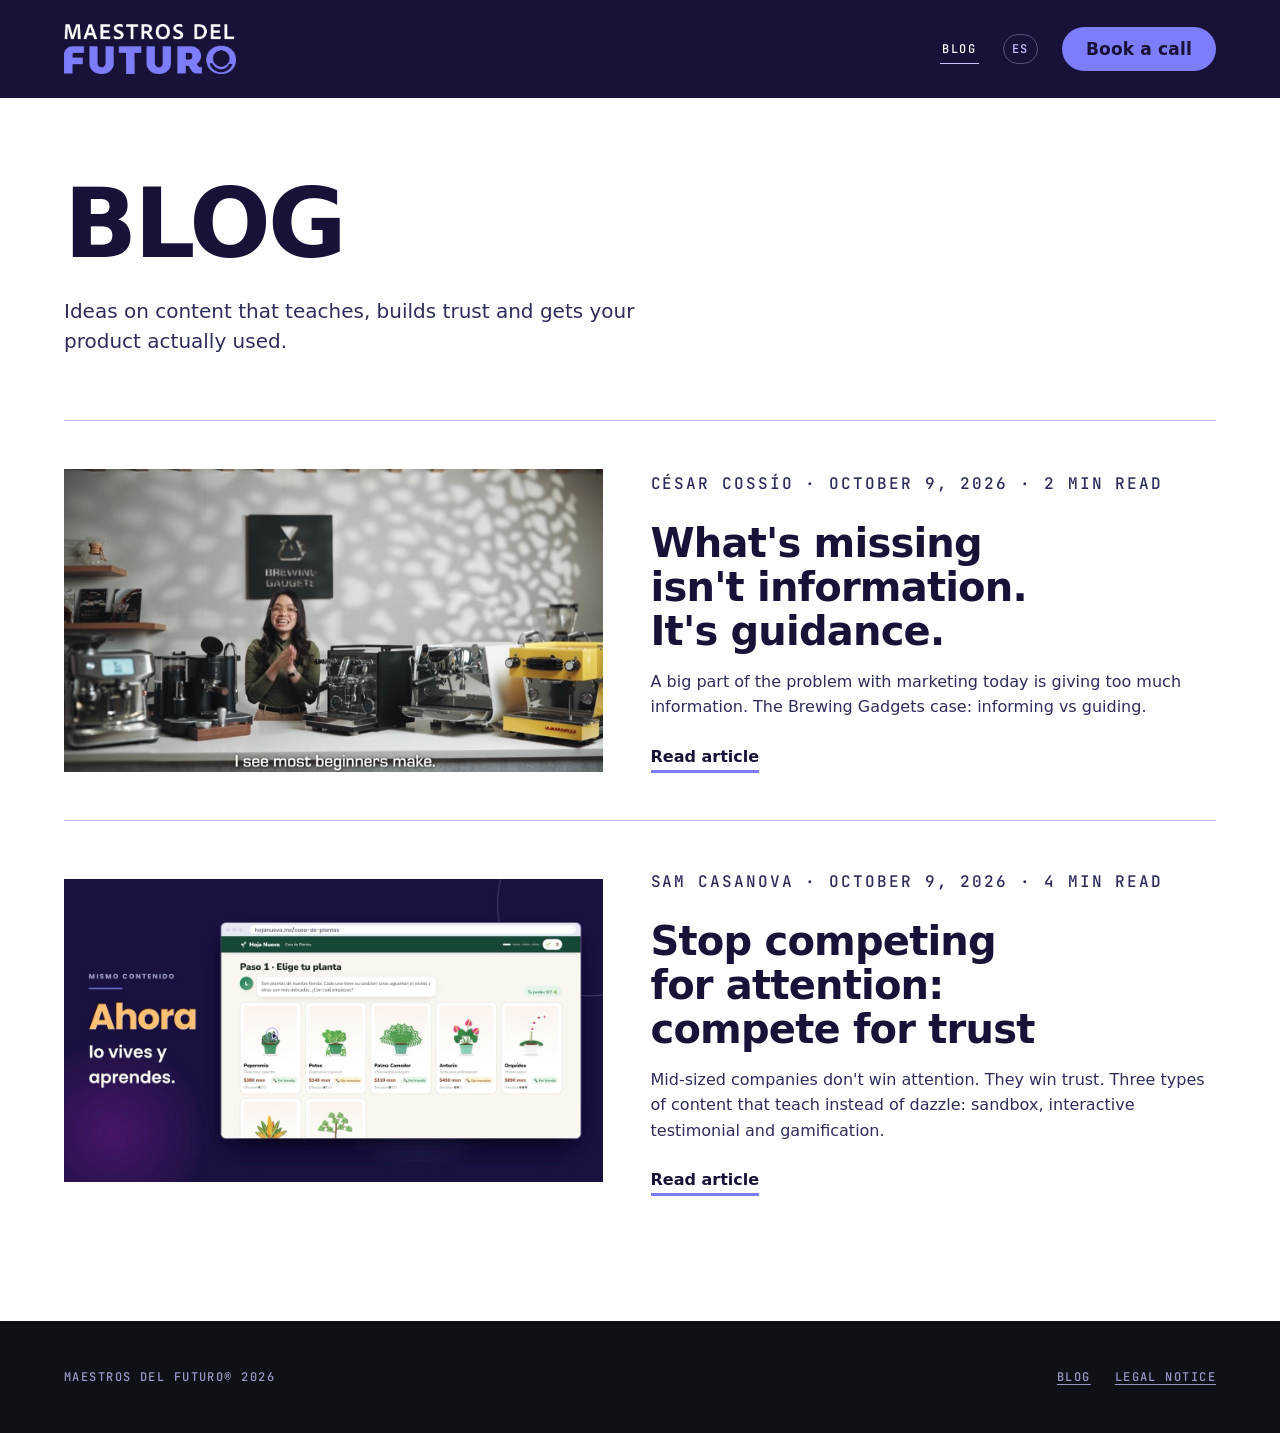
<file: en/blog/index.html>
<!doctype html>
<html lang="en">
<head>
<meta charset="utf-8">
<meta name="viewport" content="width=device-width, initial-scale=1">
<title>Blog — Maestros del Futuro</title>
<meta name="description" content="Ideas from Maestros del Futuro on content that teaches, builds trust and gets your product actually used.">
<link rel="canonical" href="https://servicios.maestrosdelfuturo.com/en/blog">
<link rel="alternate" hreflang="es" href="https://servicios.maestrosdelfuturo.com/blog">
<link rel="alternate" hreflang="en" href="https://servicios.maestrosdelfuturo.com/en/blog">
<link rel="alternate" hreflang="x-default" href="https://servicios.maestrosdelfuturo.com/blog">
<meta property="og:type" content="website">
<meta property="og:site_name" content="Maestros del Futuro">
<meta property="og:title" content="Blog — Maestros del Futuro">
<meta property="og:description" content="Ideas on content that teaches, builds trust and gets your product actually used.">
<meta property="og:url" content="https://servicios.maestrosdelfuturo.com/en/blog">
<meta property="og:image" content="https://servicios.maestrosdelfuturo.com/img/og-en.png">
<meta property="og:locale" content="en_US">
<meta property="og:locale:alternate" content="es_MX">
<meta name="twitter:card" content="summary_large_image">
<meta name="theme-color" content="#181239">
<link rel="icon" href="/favicon-32.png" sizes="32x32" type="image/png">
<link rel="icon" href="/icon-192.png" sizes="192x192" type="image/png">
<link rel="apple-touch-icon" href="/apple-touch-icon.png">
<link rel="manifest" href="/site.webmanifest">
<link rel="preconnect" href="https://fonts.googleapis.com">
<link rel="preconnect" href="https://fonts.gstatic.com" crossorigin>
<link rel="preconnect" href="https://fonts.cdnfonts.com" crossorigin>
<link rel="stylesheet" href="https://fonts.cdnfonts.com/css/sofia-pro">
<link rel="stylesheet" href="https://fonts.googleapis.com/css2?family=JetBrains+Mono:wght@400;500&display=swap">
<link rel="stylesheet" href="/css/styles.css">
</head>
<body class="interior">
<a class="skip" href="#doc">Skip to content</a>
<header id="hd" class="solid">
  <a class="brand" href="/en/"><img src="/img/logo-mdf.png" alt="Maestros del Futuro" width="172" height="50"></a>
  <div class="hd-r">
    <a class="navlink" href="/en/blog" aria-current="page">Blog</a>
    <a class="lang" href="/blog" hreflang="es" lang="es" aria-label="Ver esta página en español">ES</a>
    <a class="pill pill-purpura" href="/en/#contacto">Book a call</a>
  </div>
</header>

<main class="block bg-blanco" id="doc">
  <div class="inner">
    <div class="blog-head">
      <h1>Blog</h1>
      <p class="blog-intro">Ideas on content that teaches, builds trust and gets your product actually used.</p>
    </div>

    <div class="posts">
      <a class="post-card" href="/en/blog/what-is-missing-is-guidance">
        <div class="thumb">
          <img src="/img/blog/brewing-gadgets-800.jpg" width="800" height="423" alt="" loading="lazy" decoding="async">
        </div>
        <div>
          <p class="post-meta">César Cossío · <time datetime="2026-10-09">October 9, 2026</time> · 2 min read</p>
          <h2>What's missing isn't information. It's guidance.</h2>
          <p>A big part of the problem with marketing today is giving too much information. The Brewing Gadgets case: informing vs guiding.</p>
          <span class="post-more">Read article</span>
        </div>
      </a>
      <a class="post-card" href="/en/blog/stop-competing-for-attention">
        <div class="thumb">
          <img src="/img/blog/juego-plantas-poster.jpg" width="1280" height="720" alt="" loading="lazy" decoding="async">
        </div>
        <div>
          <p class="post-meta">Sam Casanova · <time datetime="2026-10-09">October 9, 2026</time> · 4 min read</p>
          <h2>Stop competing for attention: compete for trust</h2>
          <p>Mid-sized companies don't win attention. They win trust. Three types of content that teach instead of dazzle: sandbox, interactive testimonial and gamification.</p>
          <span class="post-more">Read article</span>
        </div>
      </a>
    </div>
  </div>
</main>

<footer>
  <span>Maestros del Futuro&reg; 2026</span>
  <nav class="ft-nav" aria-label="Footer">
    <a href="/en/blog">Blog</a>
    <a href="/en/legal.html">Legal notice</a>
  </nav>
</footer>
<script src="/js/main.js"></script>
</body>
</html>
</file>
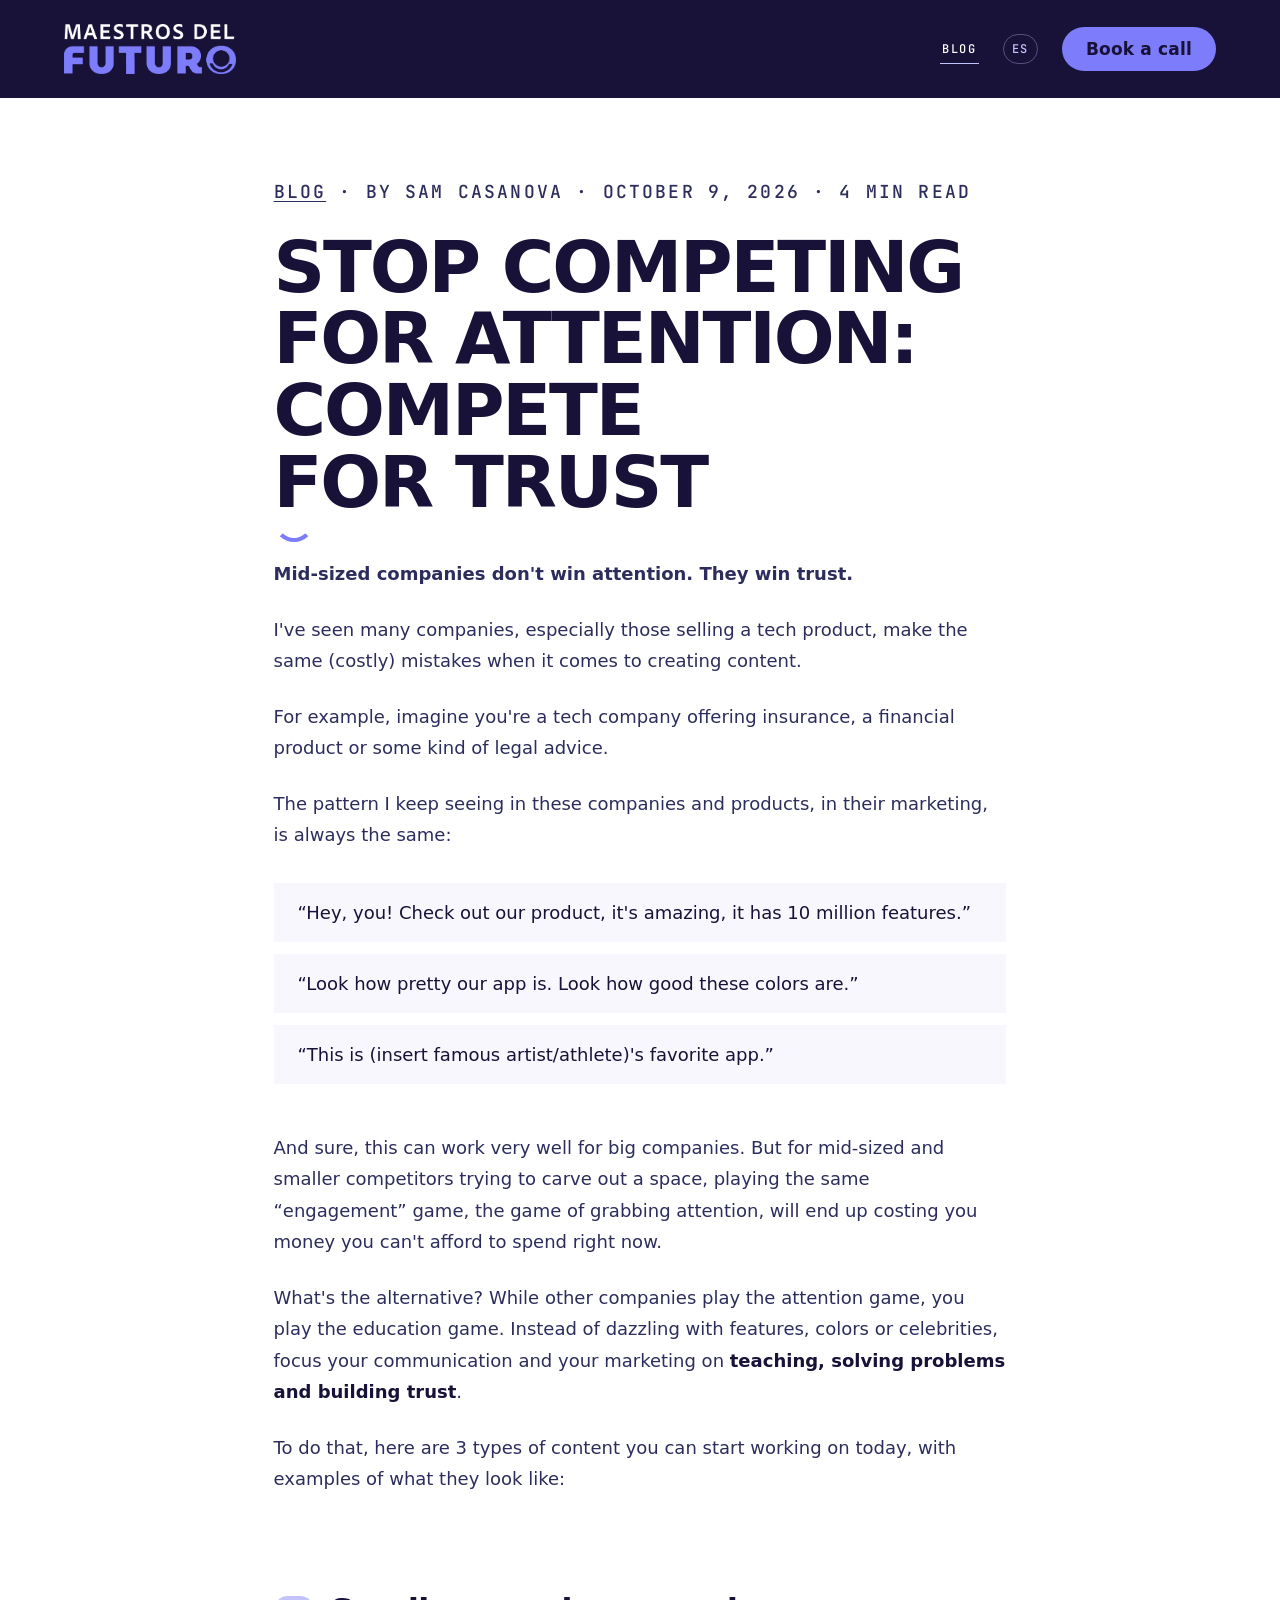
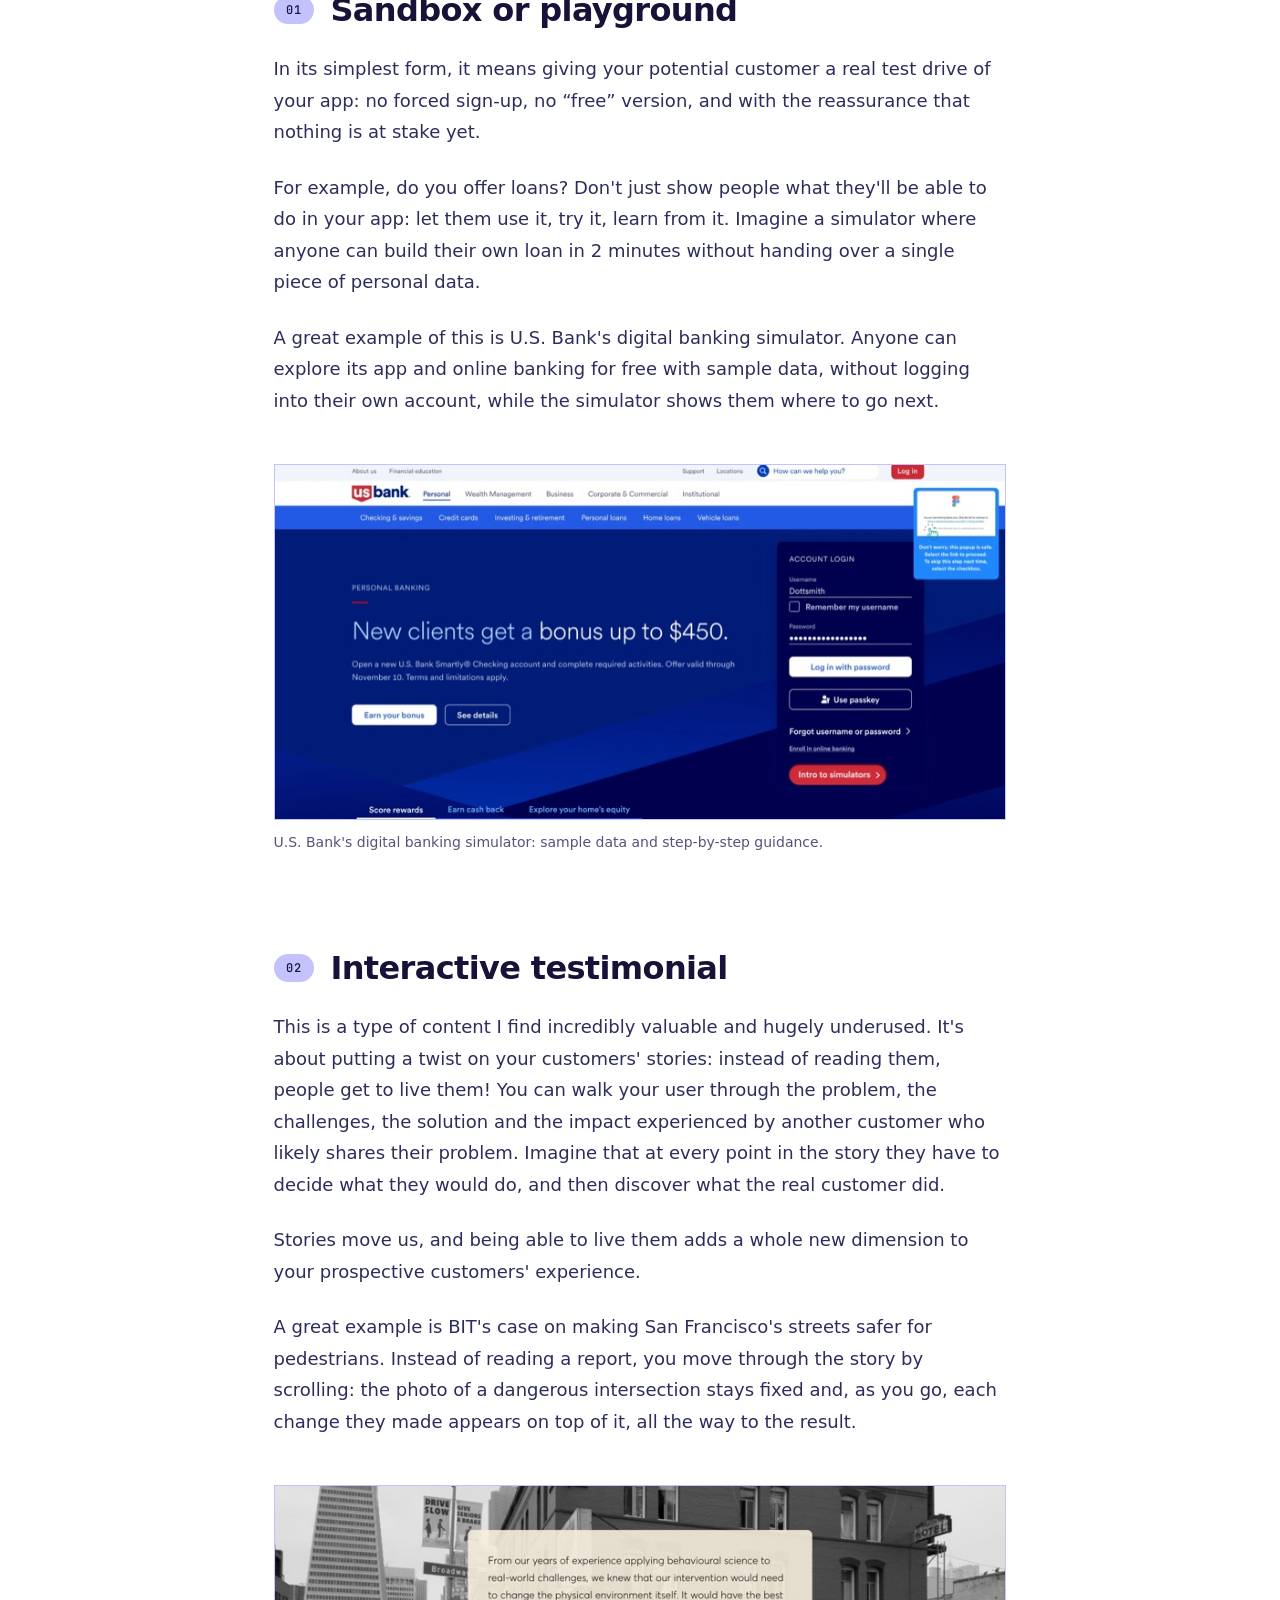
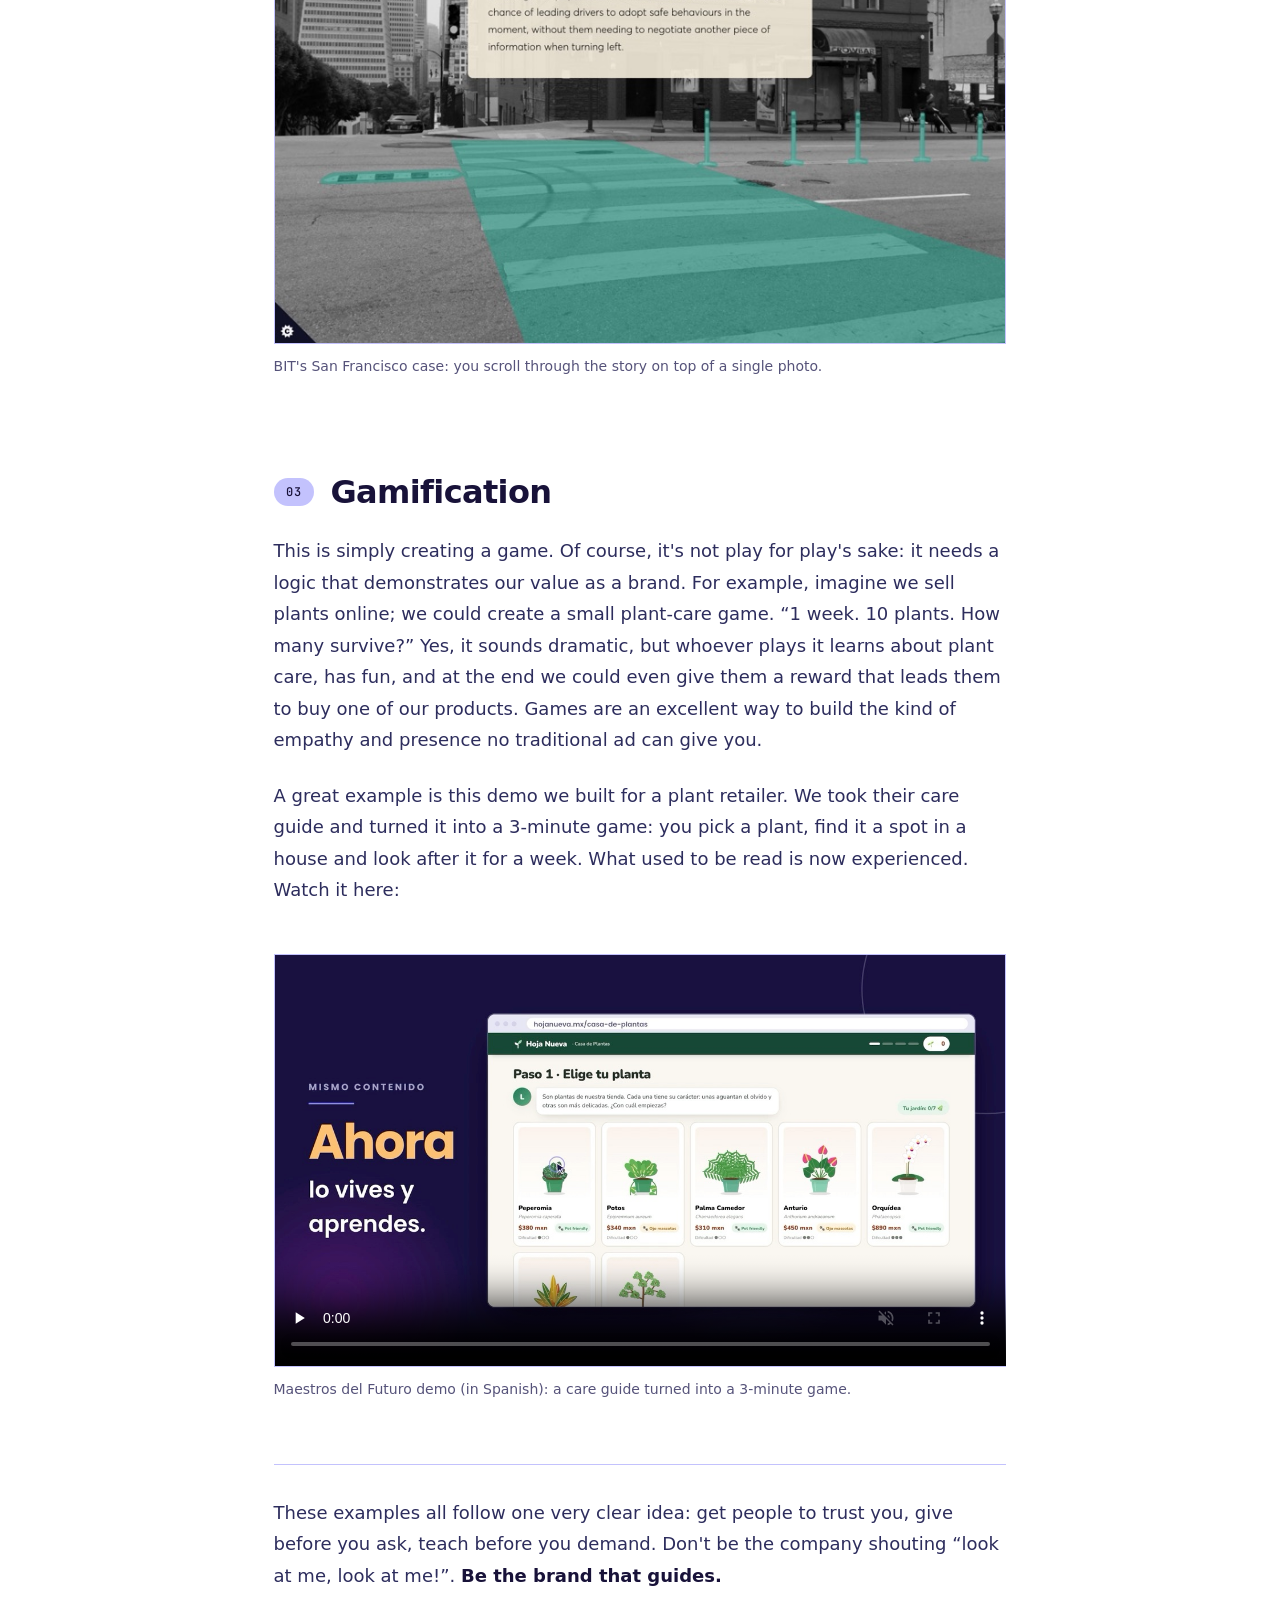
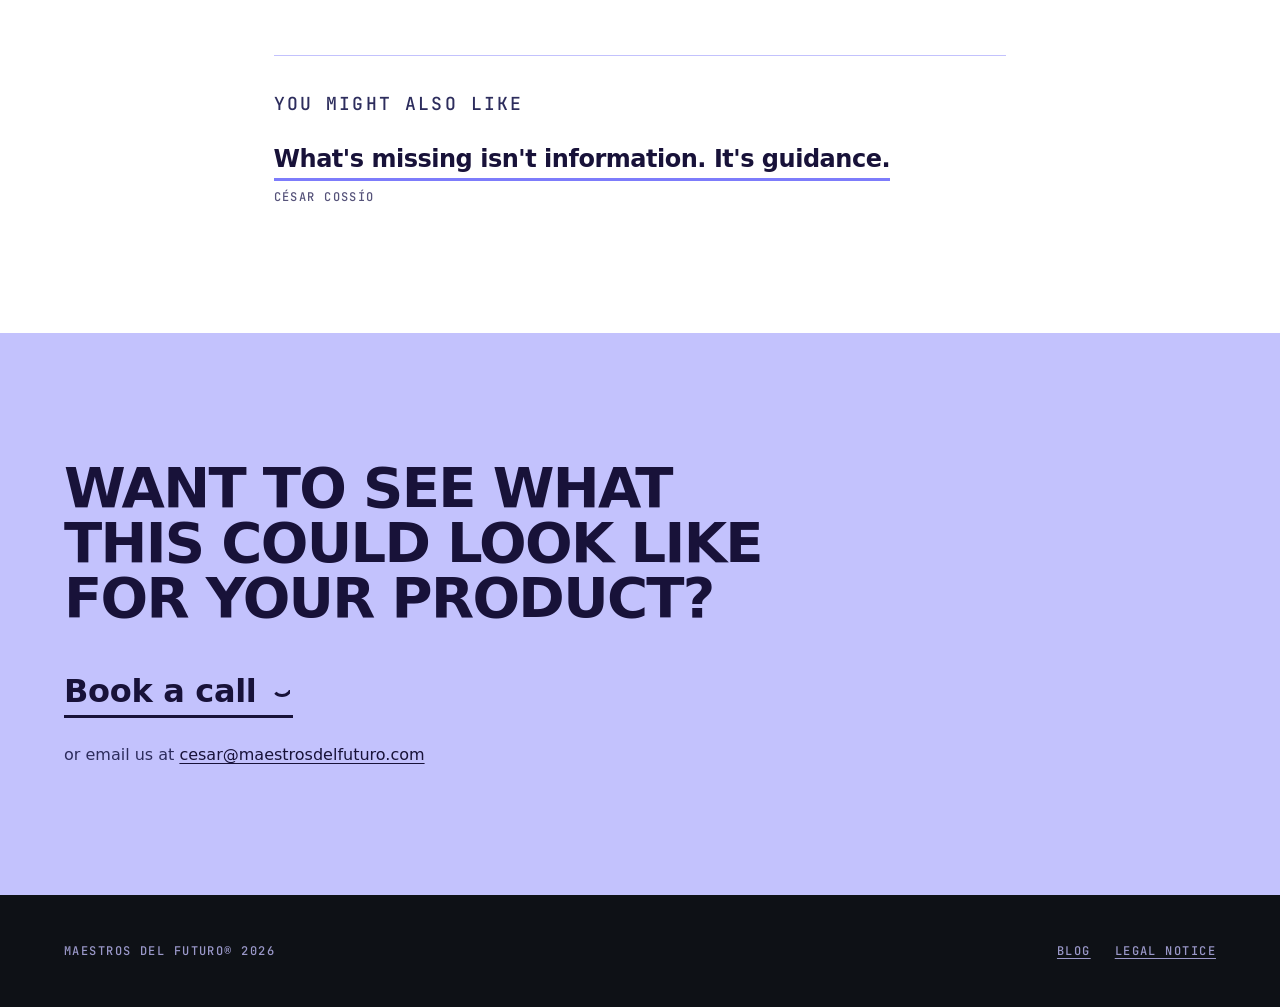
<file: en/blog/stop-competing-for-attention/index.html>
<!doctype html>
<html lang="en">
<head>
<meta charset="utf-8">
<meta name="viewport" content="width=device-width, initial-scale=1">
<title>Stop competing for attention: compete for trust — Maestros del Futuro</title>
<meta name="description" content="Mid-sized companies don't win attention. They win trust. Three types of content that teach instead of dazzle: sandbox, interactive testimonial and gamification.">
<link rel="canonical" href="https://servicios.maestrosdelfuturo.com/en/blog/stop-competing-for-attention">
<link rel="alternate" hreflang="es" href="https://servicios.maestrosdelfuturo.com/blog/deja-de-competir-por-atencion">
<link rel="alternate" hreflang="en" href="https://servicios.maestrosdelfuturo.com/en/blog/stop-competing-for-attention">
<link rel="alternate" hreflang="x-default" href="https://servicios.maestrosdelfuturo.com/blog/deja-de-competir-por-atencion">
<meta property="og:type" content="article">
<meta property="og:site_name" content="Maestros del Futuro">
<meta property="og:title" content="Stop competing for attention: compete for trust">
<meta property="og:description" content="Mid-sized companies don't win attention. They win trust.">
<meta property="og:url" content="https://servicios.maestrosdelfuturo.com/en/blog/stop-competing-for-attention">
<meta property="og:image" content="https://servicios.maestrosdelfuturo.com/img/og-en.png">
<meta property="og:locale" content="en_US">
<meta property="og:locale:alternate" content="es_MX">
<meta property="article:published_time" content="2026-10-09">
<meta property="article:author" content="Sam Casanova">
<meta name="twitter:card" content="summary_large_image">
<meta name="twitter:title" content="Stop competing for attention: compete for trust">
<meta name="twitter:description" content="Mid-sized companies don't win attention. They win trust.">
<meta name="twitter:image" content="https://servicios.maestrosdelfuturo.com/img/og-en.png">
<meta name="theme-color" content="#181239">
<link rel="icon" href="/favicon-32.png" sizes="32x32" type="image/png">
<link rel="icon" href="/icon-192.png" sizes="192x192" type="image/png">
<link rel="apple-touch-icon" href="/apple-touch-icon.png">
<link rel="manifest" href="/site.webmanifest">
<link rel="preconnect" href="https://fonts.googleapis.com">
<link rel="preconnect" href="https://fonts.gstatic.com" crossorigin>
<link rel="preconnect" href="https://fonts.cdnfonts.com" crossorigin>
<link rel="stylesheet" href="https://fonts.cdnfonts.com/css/sofia-pro">
<link rel="stylesheet" href="https://fonts.googleapis.com/css2?family=JetBrains+Mono:wght@400;500&display=swap">
<link rel="stylesheet" href="/css/styles.css">
<script type="application/ld+json">
{
  "@context": "https://schema.org",
  "@type": "BlogPosting",
  "headline": "Stop competing for attention: compete for trust",
  "description": "Mid-sized companies don't win attention. They win trust. Three types of content that teach instead of dazzle.",
  "datePublished": "2026-10-09",
  "inLanguage": "en",
  "image": "https://servicios.maestrosdelfuturo.com/img/og-en.png",
  "mainEntityOfPage": "https://servicios.maestrosdelfuturo.com/en/blog/stop-competing-for-attention",
  "translationOfWork": { "@id": "https://servicios.maestrosdelfuturo.com/blog/deja-de-competir-por-atencion" },
  "author": { "@type": "Person", "name": "Sam Casanova" },
  "publisher": {
    "@type": "Organization",
    "name": "Maestros del Futuro",
    "logo": { "@type": "ImageObject", "url": "https://servicios.maestrosdelfuturo.com/icon-512.png" }
  }
}
</script>
</head>
<body class="interior">
<a class="skip" href="#doc">Skip to content</a>
<header id="hd" class="solid">
  <a class="brand" href="/en/"><img src="/img/logo-mdf.png" alt="Maestros del Futuro" width="172" height="50"></a>
  <div class="hd-r">
    <a class="navlink" href="/en/blog" aria-current="page">Blog</a>
    <a class="lang" href="/blog/deja-de-competir-por-atencion" hreflang="es" lang="es" aria-label="Ver esta página en español">ES</a>
    <a class="pill pill-purpura" href="/en/#contacto">Book a call</a>
  </div>
</header>

<main class="block bg-blanco" id="doc">
  <article class="inner post">
    <p class="post-meta"><a href="/en/blog">Blog</a> · By Sam Casanova · <time datetime="2026-10-09">October 9, 2026</time> · 4 min read</p>
    <h1>Stop competing for attention: compete for trust</h1>
    <p class="post-dek">Mid-sized companies don't win attention. They win trust.</p>

    <p>I've seen many companies, especially those selling a tech product, make the same (costly) mistakes when it comes to creating content.</p>
    <p>For example, imagine you're a tech company offering insurance, a financial product or some kind of legal advice.</p>
    <p>The pattern I keep seeing in these companies and products, in their marketing, is always the same:</p>

    <ul class="post-quotes">
      <li>“Hey, you! Check out our product, it's amazing, it has 10 million features.”</li>
      <li>“Look how pretty our app is. Look how good these colors are.”</li>
      <li>“This is (insert famous artist/athlete)'s favorite app.”</li>
    </ul>

    <p>And sure, this can work very well for big companies. But for mid-sized and smaller competitors trying to carve out a space, playing the same “engagement” game, the game of grabbing attention, will end up costing you money you can't afford to spend right now.</p>
    <p>What's the alternative? While other companies play the attention game, you play the education game. Instead of dazzling with features, colors or celebrities, focus your communication and your marketing on <strong>teaching, solving problems and building trust</strong>.</p>
    <p>To do that, here are 3 types of content you can start working on today, with examples of what they look like:</p>

    <h2><span class="post-n">01</span> Sandbox or playground</h2>
    <p>In its simplest form, it means giving your potential customer a real test drive of your app: no forced sign-up, no “free” version, and with the reassurance that nothing is at stake yet.</p>
    <p>For example, do you offer loans? Don't just show people what they'll be able to do in your app: let them use it, try it, learn from it. Imagine a simulator where anyone can build their own loan in 2 minutes without handing over a single piece of personal data.</p>
    <p>A great example of this is U.S. Bank's digital banking simulator. Anyone can explore its app and online banking for free with sample data, without logging into their own account, while the simulator shows them where to go next.</p>
    <figure class="post-fig">
      <img src="/img/blog/usbank-simulador-1600.jpg"
           srcset="/img/blog/usbank-simulador-800.jpg 800w, /img/blog/usbank-simulador-1600.jpg 1600w"
           sizes="(min-width: 900px) 760px, 100vw" width="1600" height="774" loading="lazy" decoding="async"
           alt="U.S. Bank's online banking simulator: a sample account already logged in and a help tooltip pointing to the next step.">
      <figcaption>U.S. Bank's digital banking simulator: sample data and step-by-step guidance.</figcaption>
    </figure>

    <h2><span class="post-n">02</span> Interactive testimonial</h2>
    <p>This is a type of content I find incredibly valuable and hugely underused. It's about putting a twist on your customers' stories: instead of reading them, people get to live them! You can walk your user through the problem, the challenges, the solution and the impact experienced by another customer who likely shares their problem. Imagine that at every point in the story they have to decide what they would do, and then discover what the real customer did.</p>
    <p>Stories move us, and being able to live them adds a whole new dimension to your prospective customers' experience.</p>
    <p>A great example is BIT's case on making San Francisco's streets safer for pedestrians. Instead of reading a report, you move through the story by scrolling: the photo of a dangerous intersection stays fixed and, as you go, each change they made appears on top of it, all the way to the result.</p>
    <figure class="post-fig">
      <img src="/img/blog/bit-historia-scroll-1600.jpg"
           srcset="/img/blog/bit-historia-scroll-800.jpg 800w, /img/blog/bit-historia-scroll-1600.jpg 1600w"
           sizes="(min-width: 900px) 760px, 100vw" width="1600" height="1000" loading="lazy" decoding="async"
           alt="Black-and-white photo of a San Francisco intersection with the new crosswalk and bollards highlighted in green, and a text box explaining the intervention.">
      <figcaption>BIT's San Francisco case: you scroll through the story on top of a single photo.</figcaption>
    </figure>

    <h2><span class="post-n">03</span> Gamification</h2>
    <p>This is simply creating a game. Of course, it's not play for play's sake: it needs a logic that demonstrates our value as a brand. For example, imagine we sell plants online; we could create a small plant-care game. “1 week. 10 plants. How many survive?” Yes, it sounds dramatic, but whoever plays it learns about plant care, has fun, and at the end we could even give them a reward that leads them to buy one of our products. Games are an excellent way to build the kind of empathy and presence no traditional ad can give you.</p>
    <p>A great example is this demo we built for a plant retailer. We took their care guide and turned it into a 3-minute game: you pick a plant, find it a spot in a house and look after it for a week. What used to be read is now experienced. Watch it here:</p>
    <figure class="post-fig">
      <video controls playsinline muted loop preload="none" width="1280" height="720"
             poster="/img/blog/juego-plantas-poster.jpg"
             aria-label="Demo of the plant-care game created by Maestros del Futuro">
        <source src="/img/blog/juego-plantas.mp4" type="video/mp4">
      </video>
      <figcaption>Maestros del Futuro demo (in Spanish): a care guide turned into a 3-minute game.</figcaption>
    </figure>

    <p class="post-close">These examples all follow one very clear idea: get people to trust you, give before you ask, teach before you demand. Don't be the company shouting “look at me, look at me!”. <strong>Be the brand that guides.</strong></p>
    <aside class="post-related" aria-label="You might also like">
      <p class="post-meta">You might also like</p>
      <a href="/en/blog/what-is-missing-is-guidance"><span>What's missing isn't information. It's guidance.</span><span class="post-related-by">César Cossío</span></a>
    </aside>
  </article>
</main>

<section class="block bg-ceramica contact post-cta" id="contacto">
  <div class="inner">
    <h2 class="big">Want to see what this could look like for your product?</h2>
    <a class="mailto js-book" href="https://calendly.com/maestros-del-futuro/discovery-mdf" target="_blank" rel="noopener">Book a call <i class="sh sh-arc"></i></a>
    <p class="contact-alt">or email us at <a data-email href="#" aria-label="Send an email"></a><noscript>cesar@maestrosdelfuturo.com</noscript></p>
  </div>
</section>

<footer>
  <span>Maestros del Futuro&reg; 2026</span>
  <nav class="ft-nav" aria-label="Footer">
    <a href="/en/blog">Blog</a>
    <a href="/en/legal.html">Legal notice</a>
  </nav>
</footer>
<script src="/js/main.js"></script>
</body>
</html>
</file>
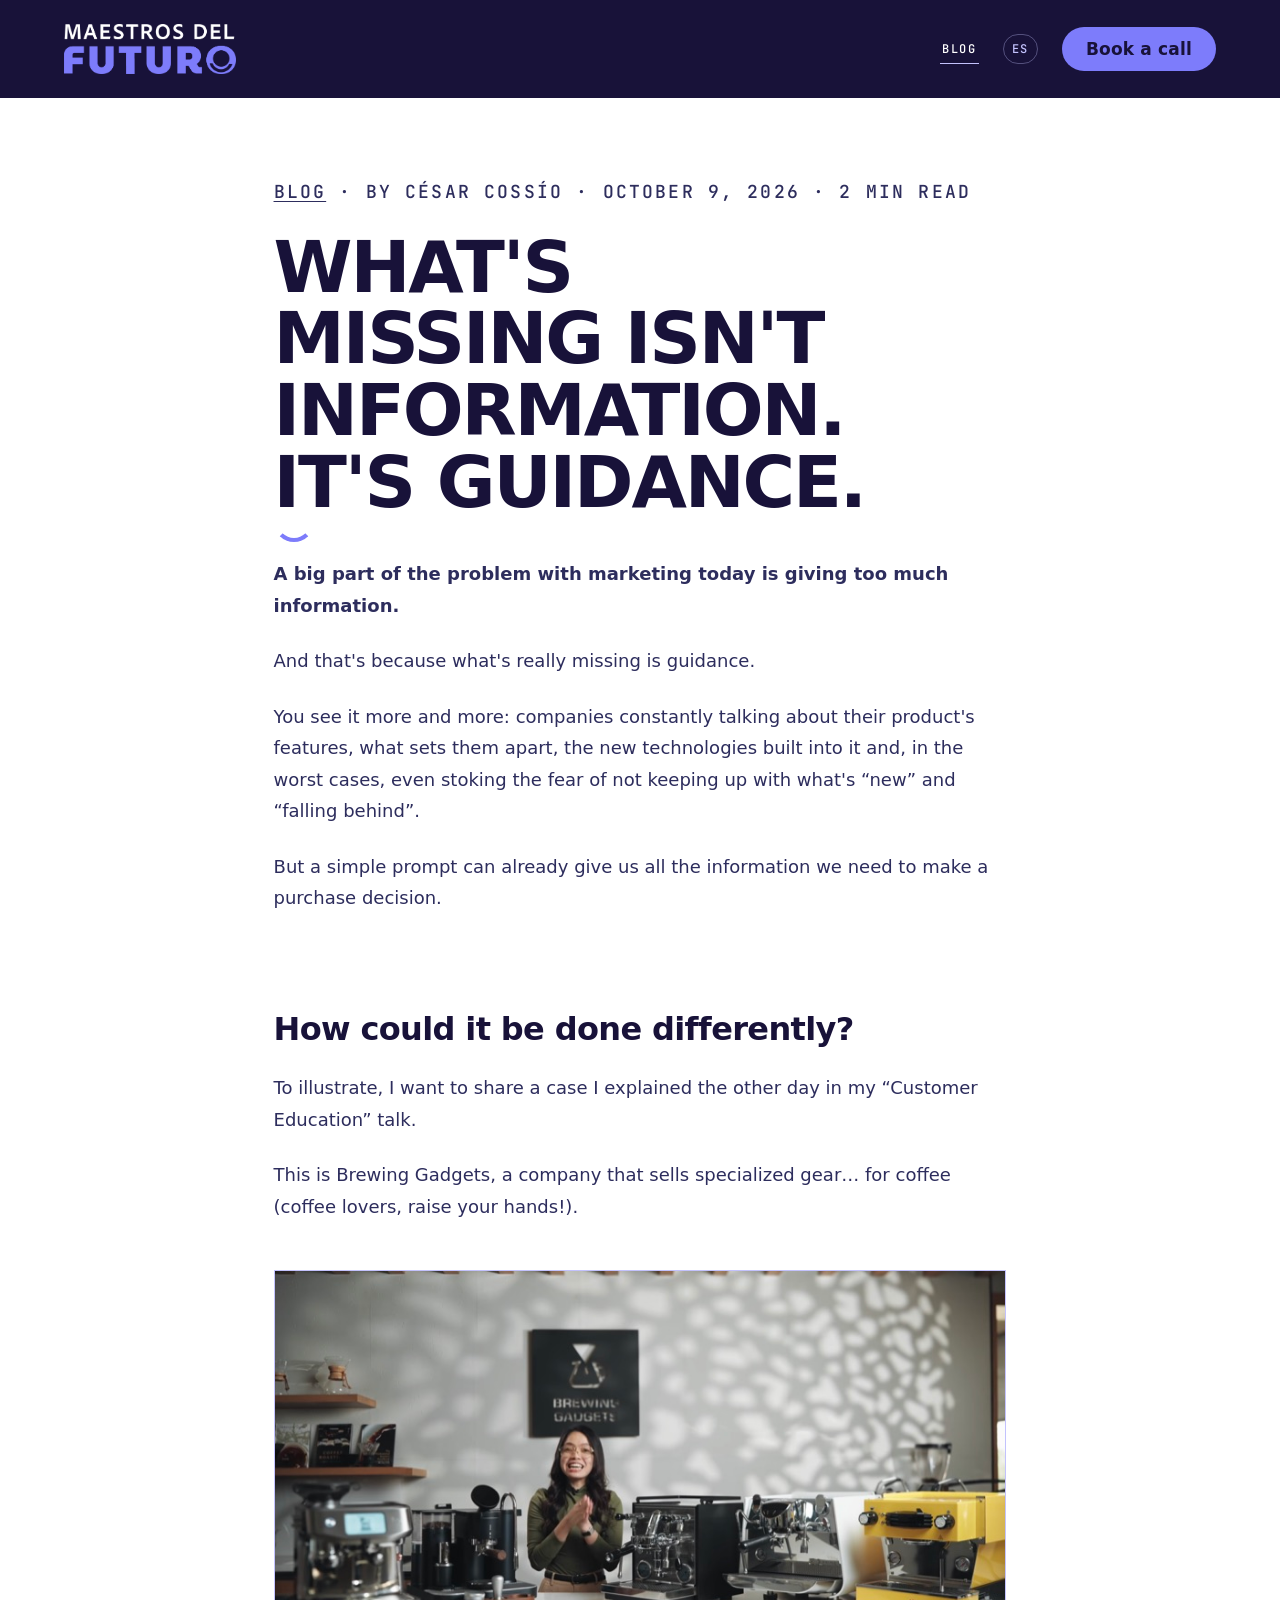
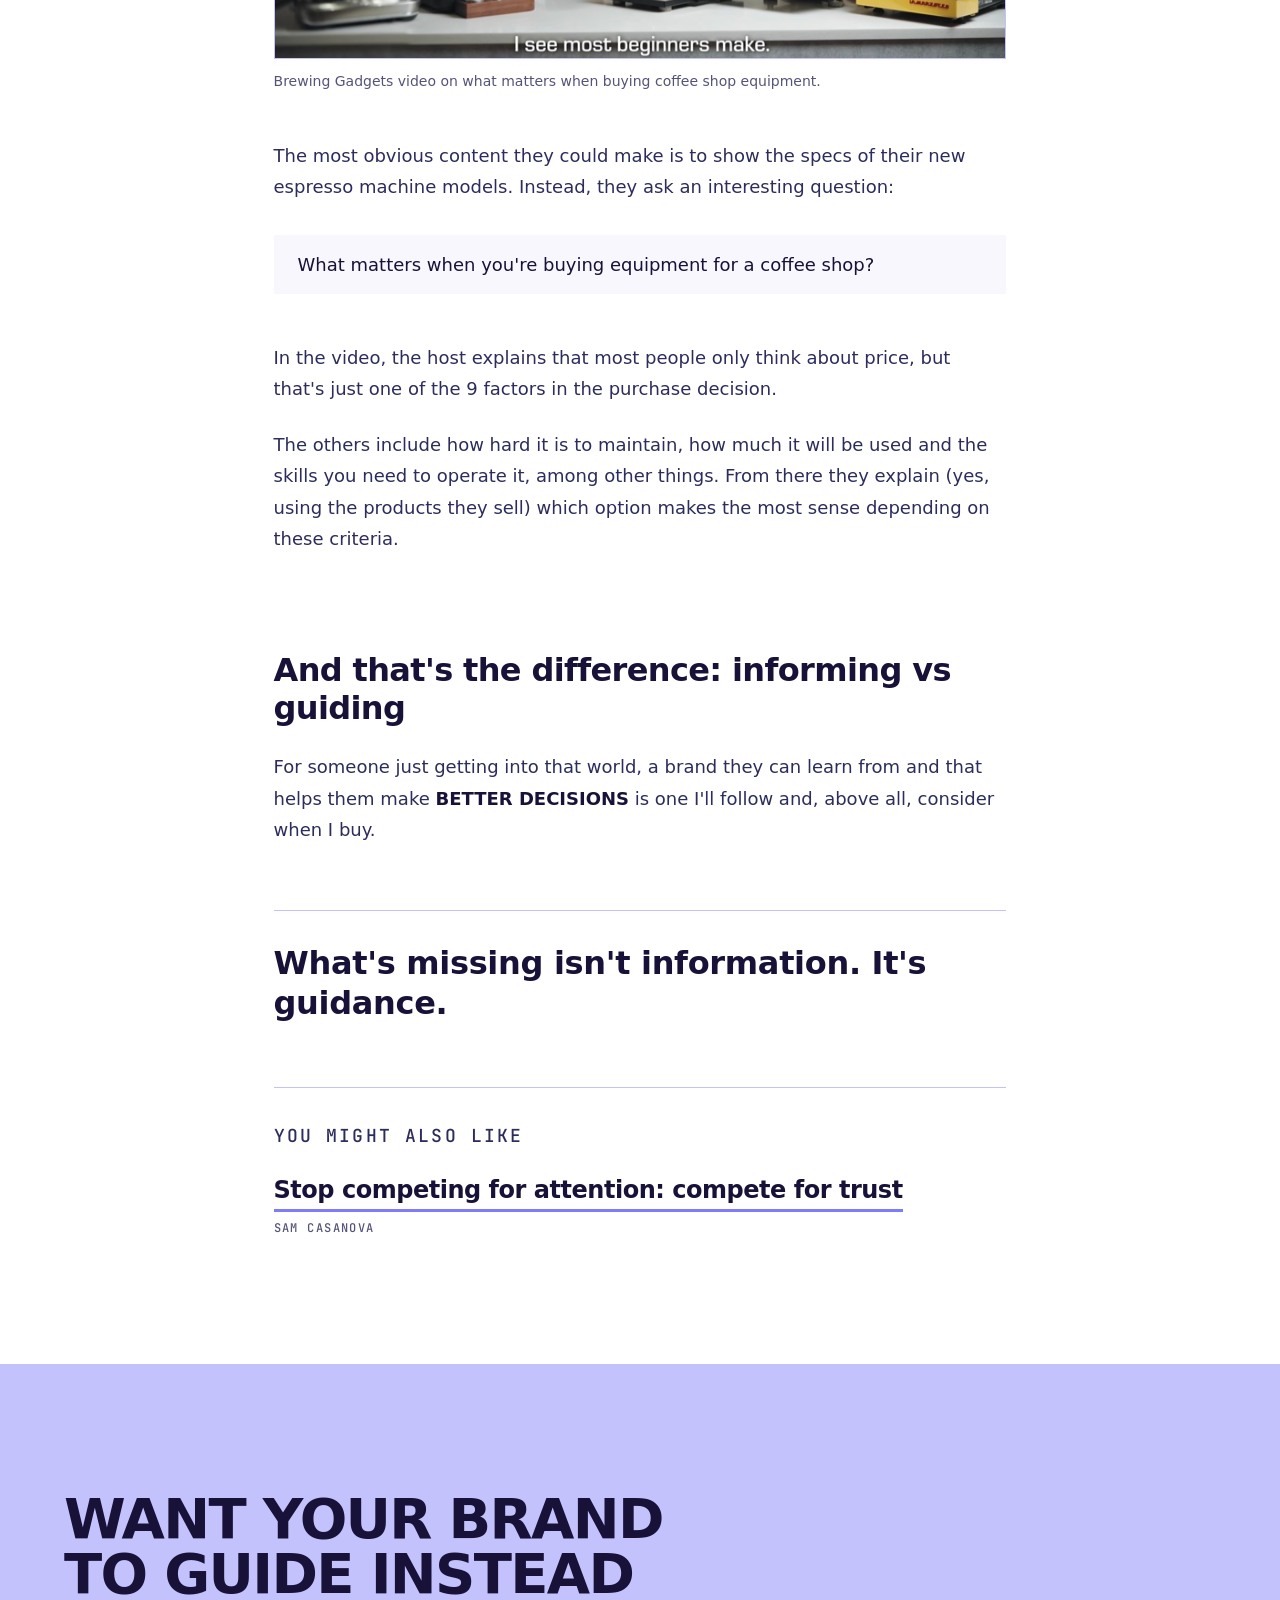
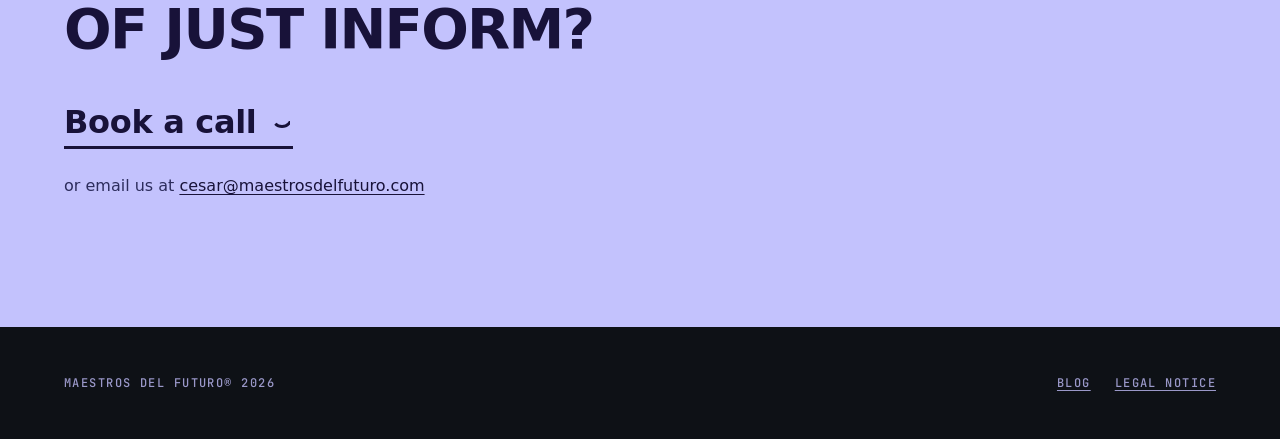
<file: en/blog/what-is-missing-is-guidance/index.html>
<!doctype html>
<html lang="en">
<head>
<meta charset="utf-8">
<meta name="viewport" content="width=device-width, initial-scale=1">
<title>What's missing isn't information. It's guidance. — Maestros del Futuro</title>
<meta name="description" content="A big part of the problem with marketing today is giving too much information. What's really missing is guidance: the Brewing Gadgets case.">
<link rel="canonical" href="https://servicios.maestrosdelfuturo.com/en/blog/what-is-missing-is-guidance">
<link rel="alternate" hreflang="es" href="https://servicios.maestrosdelfuturo.com/blog/no-falta-informacion-falta-guia">
<link rel="alternate" hreflang="en" href="https://servicios.maestrosdelfuturo.com/en/blog/what-is-missing-is-guidance">
<link rel="alternate" hreflang="x-default" href="https://servicios.maestrosdelfuturo.com/blog/no-falta-informacion-falta-guia">
<meta property="og:type" content="article">
<meta property="og:site_name" content="Maestros del Futuro">
<meta property="og:title" content="What's missing isn't information. It's guidance.">
<meta property="og:description" content="A big part of the problem with marketing today is giving too much information. What's really missing is guidance.">
<meta property="og:url" content="https://servicios.maestrosdelfuturo.com/en/blog/what-is-missing-is-guidance">
<meta property="og:image" content="https://servicios.maestrosdelfuturo.com/img/og-en.png">
<meta property="og:locale" content="en_US">
<meta property="og:locale:alternate" content="es_MX">
<meta property="article:published_time" content="2026-10-09">
<meta property="article:author" content="César Cossío">
<meta name="twitter:card" content="summary_large_image">
<meta name="twitter:title" content="What's missing isn't information. It's guidance.">
<meta name="twitter:description" content="A big part of the problem with marketing today is giving too much information. What's really missing is guidance.">
<meta name="twitter:image" content="https://servicios.maestrosdelfuturo.com/img/og-en.png">
<meta name="theme-color" content="#181239">
<link rel="icon" href="/favicon-32.png" sizes="32x32" type="image/png">
<link rel="icon" href="/icon-192.png" sizes="192x192" type="image/png">
<link rel="apple-touch-icon" href="/apple-touch-icon.png">
<link rel="manifest" href="/site.webmanifest">
<link rel="preconnect" href="https://fonts.googleapis.com">
<link rel="preconnect" href="https://fonts.gstatic.com" crossorigin>
<link rel="preconnect" href="https://fonts.cdnfonts.com" crossorigin>
<link rel="stylesheet" href="https://fonts.cdnfonts.com/css/sofia-pro">
<link rel="stylesheet" href="https://fonts.googleapis.com/css2?family=JetBrains+Mono:wght@400;500&display=swap">
<link rel="stylesheet" href="/css/styles.css">
<script type="application/ld+json">
{
  "@context": "https://schema.org",
  "@type": "BlogPosting",
  "headline": "What's missing isn't information. It's guidance.",
  "description": "A big part of the problem with marketing today is giving too much information. What's really missing is guidance.",
  "datePublished": "2026-10-09",
  "inLanguage": "en",
  "image": "https://servicios.maestrosdelfuturo.com/img/og-en.png",
  "mainEntityOfPage": "https://servicios.maestrosdelfuturo.com/en/blog/what-is-missing-is-guidance",
  "translationOfWork": { "@id": "https://servicios.maestrosdelfuturo.com/blog/no-falta-informacion-falta-guia" },
  "author": { "@type": "Person", "name": "César Cossío" },
  "publisher": {
    "@type": "Organization",
    "name": "Maestros del Futuro",
    "logo": { "@type": "ImageObject", "url": "https://servicios.maestrosdelfuturo.com/icon-512.png" }
  }
}
</script>
</head>
<body class="interior">
<a class="skip" href="#doc">Skip to content</a>
<header id="hd" class="solid">
  <a class="brand" href="/en/"><img src="/img/logo-mdf.png" alt="Maestros del Futuro" width="172" height="50"></a>
  <div class="hd-r">
    <a class="navlink" href="/en/blog" aria-current="page">Blog</a>
    <a class="lang" href="/blog/no-falta-informacion-falta-guia" hreflang="es" lang="es" aria-label="Ver esta página en español">ES</a>
    <a class="pill pill-purpura" href="/en/#contacto">Book a call</a>
  </div>
</header>

<main class="block bg-blanco" id="doc">
  <article class="inner post">
    <p class="post-meta"><a href="/en/blog">Blog</a> · By César Cossío · <time datetime="2026-10-09">October 9, 2026</time> · 2 min read</p>
    <h1>What's missing isn't information. It's guidance.</h1>
    <p class="post-dek">A big part of the problem with marketing today is giving too much information.</p>

    <p>And that's because what's really missing is guidance.</p>
    <p>You see it more and more: companies constantly talking about their product's features, what sets them apart, the new technologies built into it and, in the worst cases, even stoking the fear of not keeping up with what's “new” and “falling behind”.</p>
    <p>But a simple prompt can already give us all the information we need to make a purchase decision.</p>

    <h2>How could it be done differently?</h2>
    <p>To illustrate, I want to share a case I explained the other day in my “Customer Education” talk.</p>
    <p>This is Brewing Gadgets, a company that sells specialized gear… for coffee (coffee lovers, raise your hands!).</p>
    <figure class="post-fig">
      <img src="/img/blog/brewing-gadgets-1600.jpg"
           srcset="/img/blog/brewing-gadgets-800.jpg 800w, /img/blog/brewing-gadgets-1600.jpg 1600w"
           sizes="(min-width: 900px) 760px, 100vw" width="1600" height="846" loading="lazy" decoding="async"
           alt="Brewing Gadgets host in front of a counter with five espresso machines of different models.">
      <figcaption>Brewing Gadgets video on what matters when buying coffee shop equipment.</figcaption>
    </figure>
    <p>The most obvious content they could make is to show the specs of their new espresso machine models. Instead, they ask an interesting question:</p>
    <ul class="post-quotes">
      <li>What matters when you're buying equipment for a coffee shop?</li>
    </ul>
    <p>In the video, the host explains that most people only think about price, but that's just one of the 9 factors in the purchase decision.</p>
    <p>The others include how hard it is to maintain, how much it will be used and the skills you need to operate it, among other things. From there they explain (yes, using the products they sell) which option makes the most sense depending on these criteria.</p>

    <h2>And that's the difference: informing vs guiding</h2>
    <p>For someone just getting into that world, a brand they can learn from and that helps them make <strong>BETTER DECISIONS</strong> is one I'll follow and, above all, consider when I buy.</p>

    <p class="post-close post-punch"><strong>What's missing isn't information. It's guidance.</strong></p>
    <aside class="post-related" aria-label="You might also like">
      <p class="post-meta">You might also like</p>
      <a href="/en/blog/stop-competing-for-attention"><span>Stop competing for attention: compete for trust</span><span class="post-related-by">Sam Casanova</span></a>
    </aside>
  </article>
</main>

<section class="block bg-ceramica contact post-cta" id="contacto">
  <div class="inner">
    <h2 class="big">Want your brand to guide instead of just inform?</h2>
    <a class="mailto js-book" href="https://calendly.com/maestros-del-futuro/discovery-mdf" target="_blank" rel="noopener">Book a call <i class="sh sh-arc"></i></a>
    <p class="contact-alt">or email us at <a data-email href="#" aria-label="Send an email"></a><noscript>cesar@maestrosdelfuturo.com</noscript></p>
  </div>
</section>

<footer>
  <span>Maestros del Futuro&reg; 2026</span>
  <nav class="ft-nav" aria-label="Footer">
    <a href="/en/blog">Blog</a>
    <a href="/en/legal.html">Legal notice</a>
  </nav>
</footer>
<script src="/js/main.js"></script>
</body>
</html>
</file>
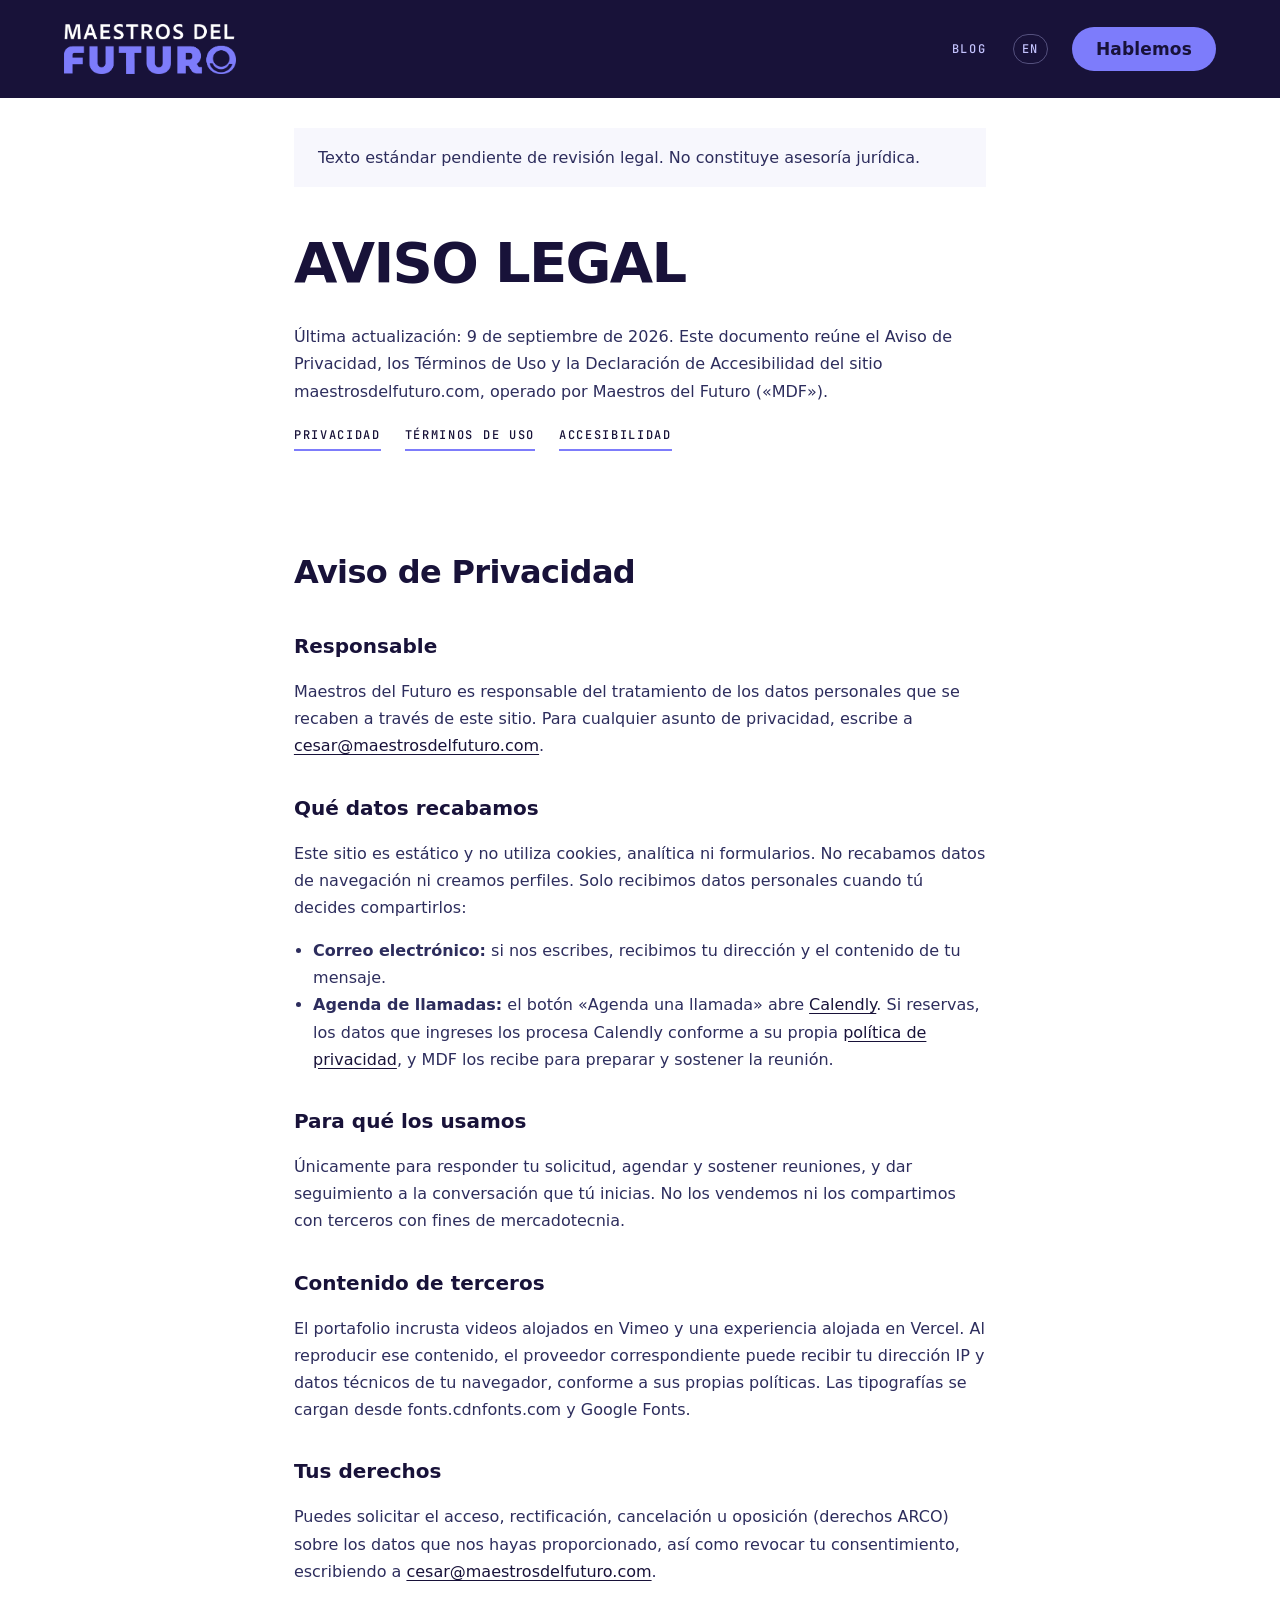
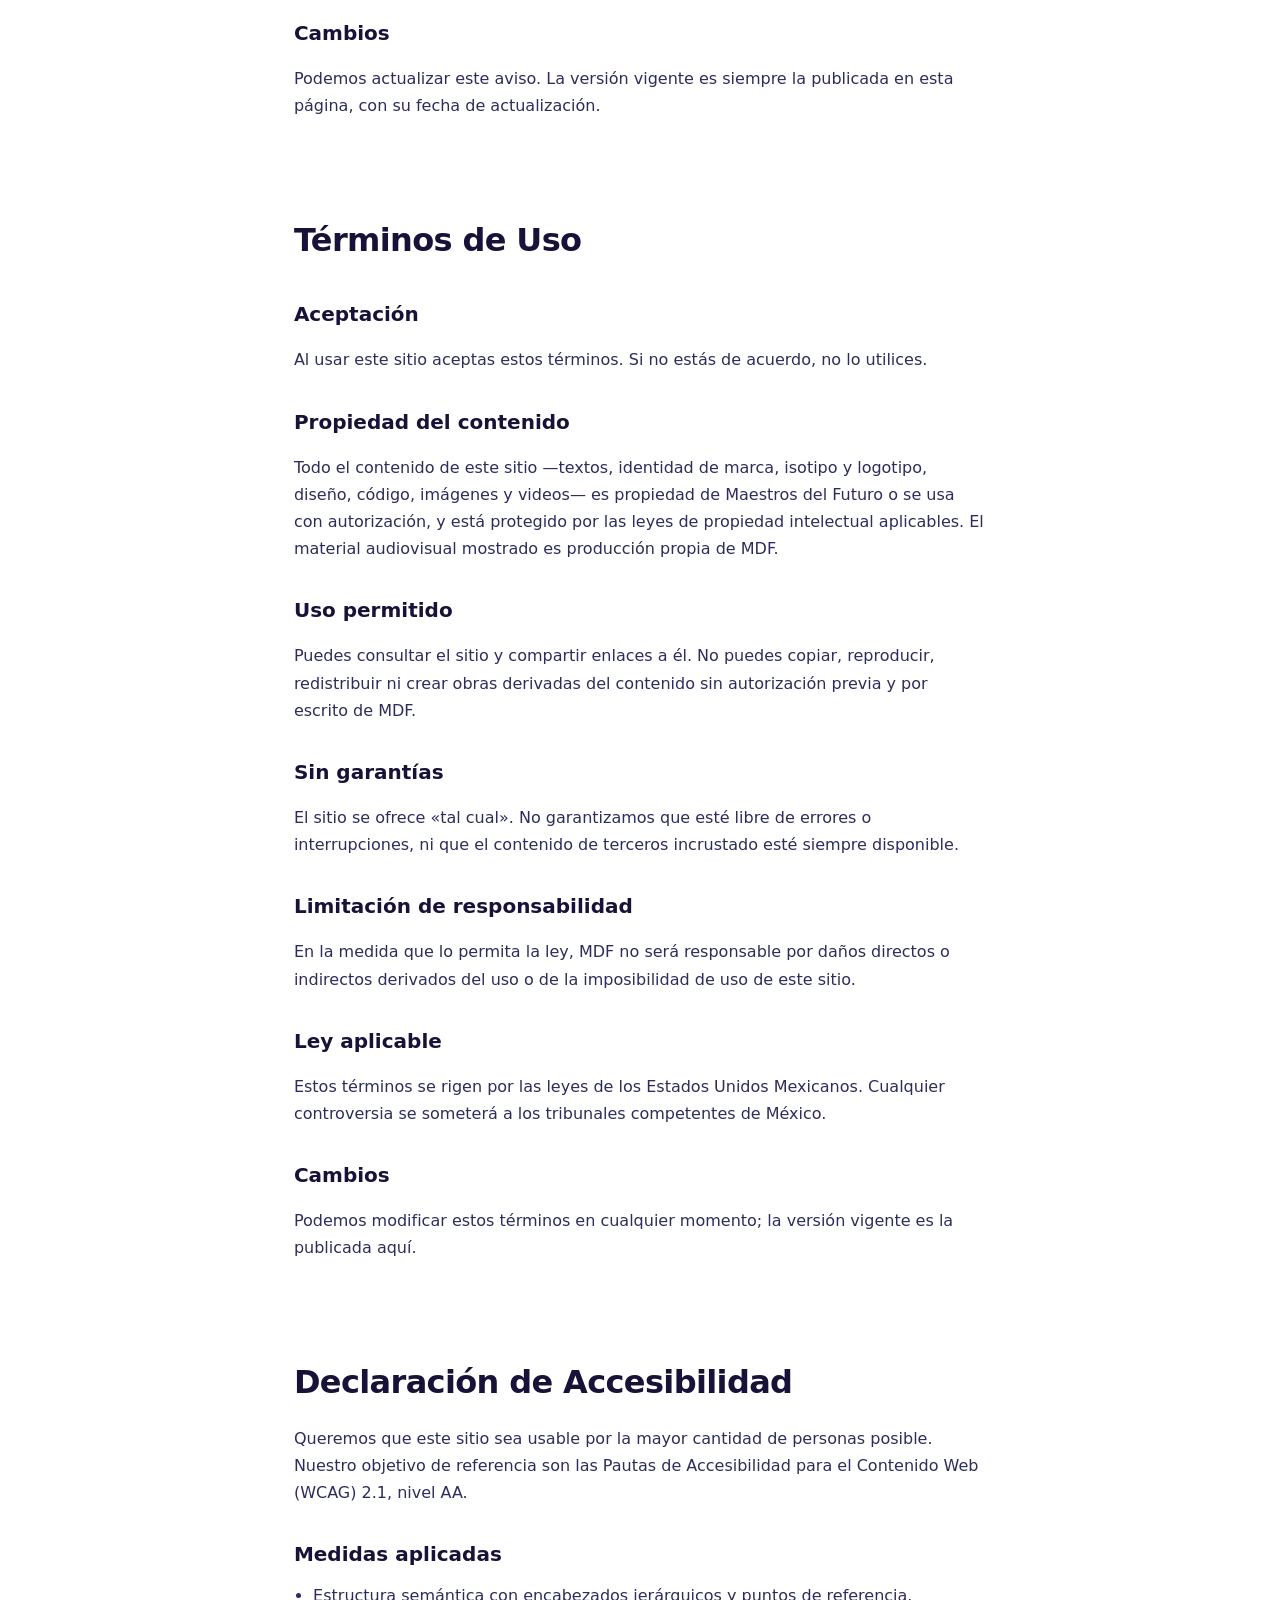
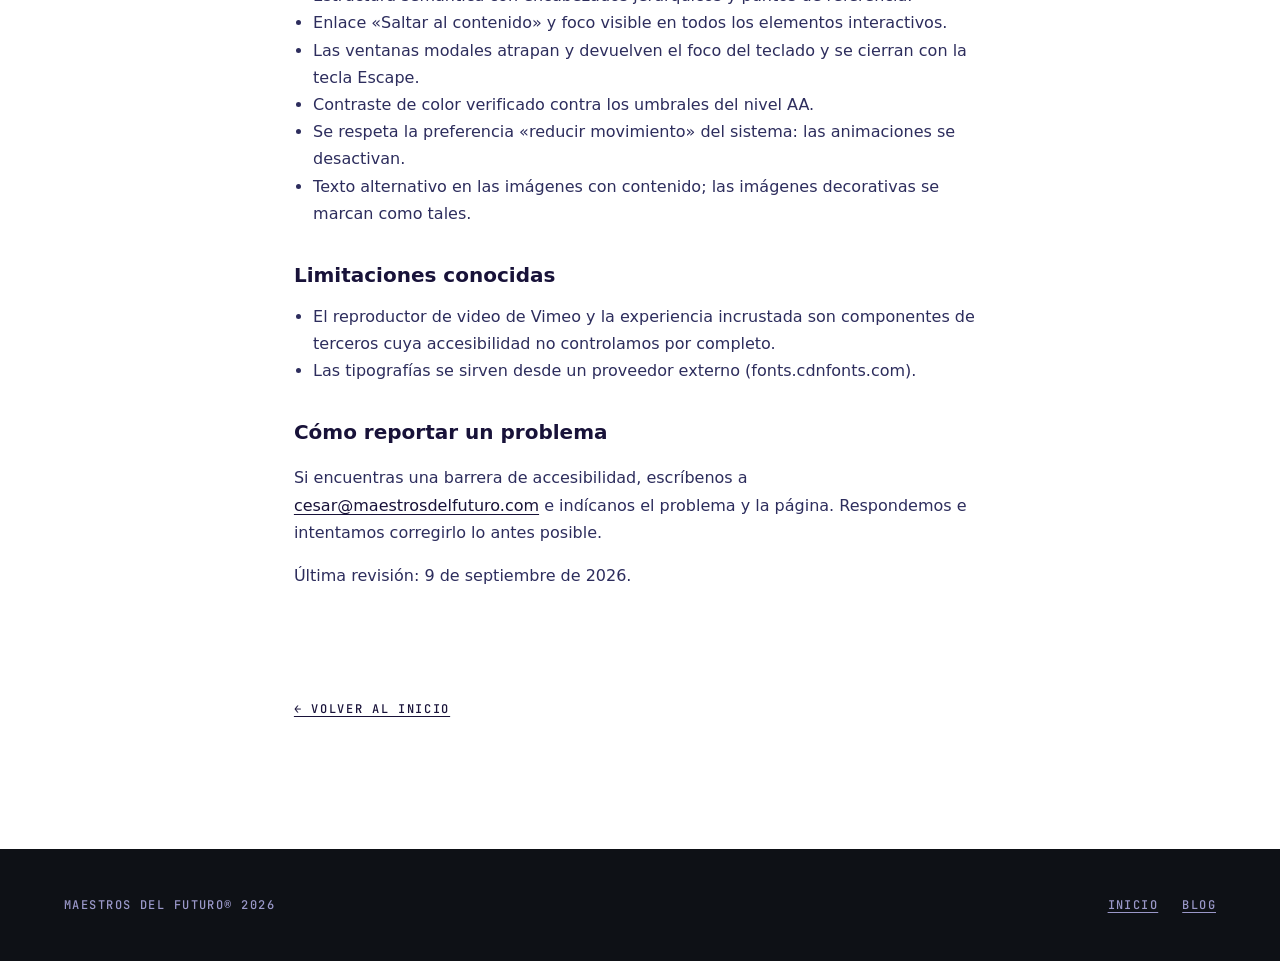
<file: legal.html>
<!doctype html>
<html lang="es">
<head>
<meta charset="utf-8">
<meta name="viewport" content="width=device-width, initial-scale=1">
<title>Aviso legal — Maestros del Futuro</title>
<meta name="description" content="Aviso de privacidad, términos de uso y declaración de accesibilidad del sitio de Maestros del Futuro.">
<meta name="robots" content="noindex, follow">
<link rel="canonical" href="https://servicios.maestrosdelfuturo.com/legal.html">
<link rel="alternate" hreflang="es" href="https://servicios.maestrosdelfuturo.com/legal.html">
<link rel="alternate" hreflang="en" href="https://servicios.maestrosdelfuturo.com/en/legal.html">
<link rel="alternate" hreflang="x-default" href="https://servicios.maestrosdelfuturo.com/legal.html">
<meta name="theme-color" content="#181239">
<link rel="icon" href="/favicon-32.png" sizes="32x32" type="image/png">
<link rel="icon" href="/icon-192.png" sizes="192x192" type="image/png">
<link rel="apple-touch-icon" href="/apple-touch-icon.png">
<link rel="manifest" href="/site.webmanifest">
<link rel="preconnect" href="https://fonts.googleapis.com">
<link rel="preconnect" href="https://fonts.gstatic.com" crossorigin>
<link rel="preconnect" href="https://fonts.cdnfonts.com" crossorigin>
<link rel="stylesheet" href="https://fonts.cdnfonts.com/css/sofia-pro">
<link rel="stylesheet" href="https://fonts.googleapis.com/css2?family=JetBrains+Mono:wght@400;500&display=swap">
<link rel="stylesheet" href="/css/styles.css">
</head>
<body class="interior">
<a class="skip" href="#doc">Saltar al contenido</a>
<header id="hd" class="solid">
  <a class="brand" href="/"><img src="/img/logo-mdf.png" alt="Maestros del Futuro" width="172" height="50"></a>
  <div class="hd-r">
    <a class="navlink" href="/blog">Blog</a>
    <a class="lang" href="/en/legal.html" hreflang="en" lang="en" aria-label="View this page in English">EN</a>
    <a class="pill pill-purpura" href="/#contacto">Hablemos</a>
  </div>
</header>

<main class="block bg-blanco" id="doc">
  <div class="inner legal">
    <p class="legal-note">Texto estándar pendiente de revisión legal. No constituye asesoría jurídica.</p>
    <h1>Aviso legal</h1>
    <p>Última actualización: 9 de septiembre de 2026. Este documento reúne el Aviso de Privacidad, los Términos de Uso y la Declaración de Accesibilidad del sitio maestrosdelfuturo.com, operado por Maestros del Futuro («MDF»).</p>
    <nav class="legal-nav" aria-label="Secciones">
      <a href="#privacidad">Privacidad</a>
      <a href="#terminos">Términos de uso</a>
      <a href="#accesibilidad">Accesibilidad</a>
    </nav>

    <section id="privacidad">
      <h2>Aviso de Privacidad</h2>
      <h3>Responsable</h3>
      <p>Maestros del Futuro es responsable del tratamiento de los datos personales que se recaben a través de este sitio. Para cualquier asunto de privacidad, escribe a <a href="mailto:cesar@maestrosdelfuturo.com">cesar@maestrosdelfuturo.com</a>.</p>
      <h3>Qué datos recabamos</h3>
      <p>Este sitio es estático y no utiliza cookies, analítica ni formularios. No recabamos datos de navegación ni creamos perfiles. Solo recibimos datos personales cuando tú decides compartirlos:</p>
      <ul>
        <li><strong>Correo electrónico:</strong> si nos escribes, recibimos tu dirección y el contenido de tu mensaje.</li>
        <li><strong>Agenda de llamadas:</strong> el botón «Agenda una llamada» abre <a href="https://calendly.com/maestros-del-futuro/discovery-mdf" target="_blank" rel="noopener">Calendly</a>. Si reservas, los datos que ingreses los procesa Calendly conforme a su propia <a href="https://calendly.com/privacy" target="_blank" rel="noopener">política de privacidad</a>, y MDF los recibe para preparar y sostener la reunión.</li>
      </ul>
      <h3>Para qué los usamos</h3>
      <p>Únicamente para responder tu solicitud, agendar y sostener reuniones, y dar seguimiento a la conversación que tú inicias. No los vendemos ni los compartimos con terceros con fines de mercadotecnia.</p>
      <h3>Contenido de terceros</h3>
      <p>El portafolio incrusta videos alojados en Vimeo y una experiencia alojada en Vercel. Al reproducir ese contenido, el proveedor correspondiente puede recibir tu dirección IP y datos técnicos de tu navegador, conforme a sus propias políticas. Las tipografías se cargan desde fonts.cdnfonts.com y Google Fonts.</p>
      <h3>Tus derechos</h3>
      <p>Puedes solicitar el acceso, rectificación, cancelación u oposición (derechos ARCO) sobre los datos que nos hayas proporcionado, así como revocar tu consentimiento, escribiendo a <a href="mailto:cesar@maestrosdelfuturo.com">cesar@maestrosdelfuturo.com</a>.</p>
      <h3>Cambios</h3>
      <p>Podemos actualizar este aviso. La versión vigente es siempre la publicada en esta página, con su fecha de actualización.</p>
    </section>

    <section id="terminos">
      <h2>Términos de Uso</h2>
      <h3>Aceptación</h3>
      <p>Al usar este sitio aceptas estos términos. Si no estás de acuerdo, no lo utilices.</p>
      <h3>Propiedad del contenido</h3>
      <p>Todo el contenido de este sitio —textos, identidad de marca, isotipo y logotipo, diseño, código, imágenes y videos— es propiedad de Maestros del Futuro o se usa con autorización, y está protegido por las leyes de propiedad intelectual aplicables. El material audiovisual mostrado es producción propia de MDF.</p>
      <h3>Uso permitido</h3>
      <p>Puedes consultar el sitio y compartir enlaces a él. No puedes copiar, reproducir, redistribuir ni crear obras derivadas del contenido sin autorización previa y por escrito de MDF.</p>
      <h3>Sin garantías</h3>
      <p>El sitio se ofrece «tal cual». No garantizamos que esté libre de errores o interrupciones, ni que el contenido de terceros incrustado esté siempre disponible.</p>
      <h3>Limitación de responsabilidad</h3>
      <p>En la medida que lo permita la ley, MDF no será responsable por daños directos o indirectos derivados del uso o de la imposibilidad de uso de este sitio.</p>
      <h3>Ley aplicable</h3>
      <p>Estos términos se rigen por las leyes de los Estados Unidos Mexicanos. Cualquier controversia se someterá a los tribunales competentes de México.</p>
      <h3>Cambios</h3>
      <p>Podemos modificar estos términos en cualquier momento; la versión vigente es la publicada aquí.</p>
    </section>

    <section id="accesibilidad">
      <h2>Declaración de Accesibilidad</h2>
      <p>Queremos que este sitio sea usable por la mayor cantidad de personas posible. Nuestro objetivo de referencia son las Pautas de Accesibilidad para el Contenido Web (WCAG) 2.1, nivel AA.</p>
      <h3>Medidas aplicadas</h3>
      <ul>
        <li>Estructura semántica con encabezados jerárquicos y puntos de referencia.</li>
        <li>Enlace «Saltar al contenido» y foco visible en todos los elementos interactivos.</li>
        <li>Las ventanas modales atrapan y devuelven el foco del teclado y se cierran con la tecla Escape.</li>
        <li>Contraste de color verificado contra los umbrales del nivel AA.</li>
        <li>Se respeta la preferencia «reducir movimiento» del sistema: las animaciones se desactivan.</li>
        <li>Texto alternativo en las imágenes con contenido; las imágenes decorativas se marcan como tales.</li>
      </ul>
      <h3>Limitaciones conocidas</h3>
      <ul>
        <li>El reproductor de video de Vimeo y la experiencia incrustada son componentes de terceros cuya accesibilidad no controlamos por completo.</li>
        <li>Las tipografías se sirven desde un proveedor externo (fonts.cdnfonts.com).</li>
      </ul>
      <h3>Cómo reportar un problema</h3>
      <p>Si encuentras una barrera de accesibilidad, escríbenos a <a href="mailto:cesar@maestrosdelfuturo.com">cesar@maestrosdelfuturo.com</a> e indícanos el problema y la página. Respondemos e intentamos corregirlo lo antes posible.</p>
      <p>Última revisión: 9 de septiembre de 2026.</p>
    </section>

    <a class="legal-back" href="/">← Volver al inicio</a>
  </div>
</main>

<footer>
  <span>Maestros del Futuro&reg; 2026</span>
  <nav class="ft-nav" aria-label="Pie de página">
    <a href="/">Inicio</a>
    <a href="/blog">Blog</a>
  </nav>
</footer>
<script src="/js/main.js"></script>
</body>
</html>
</file>
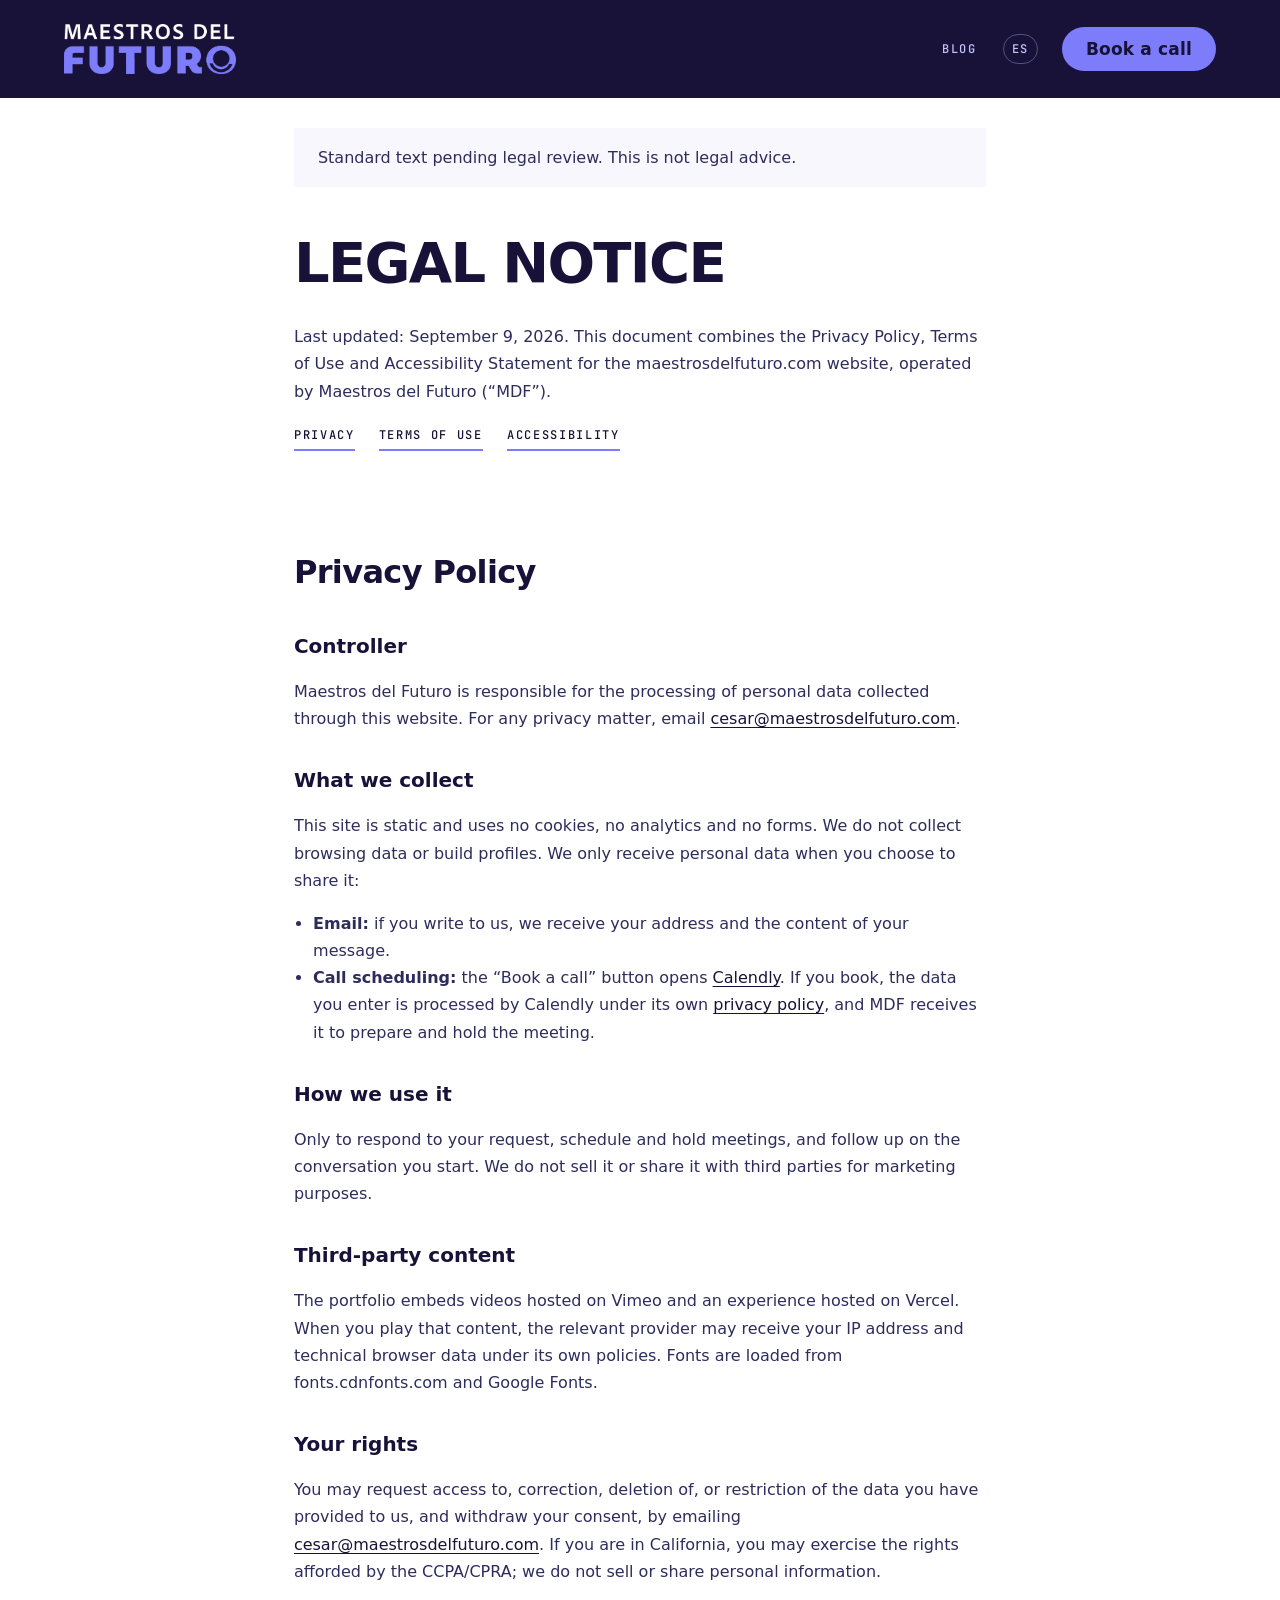
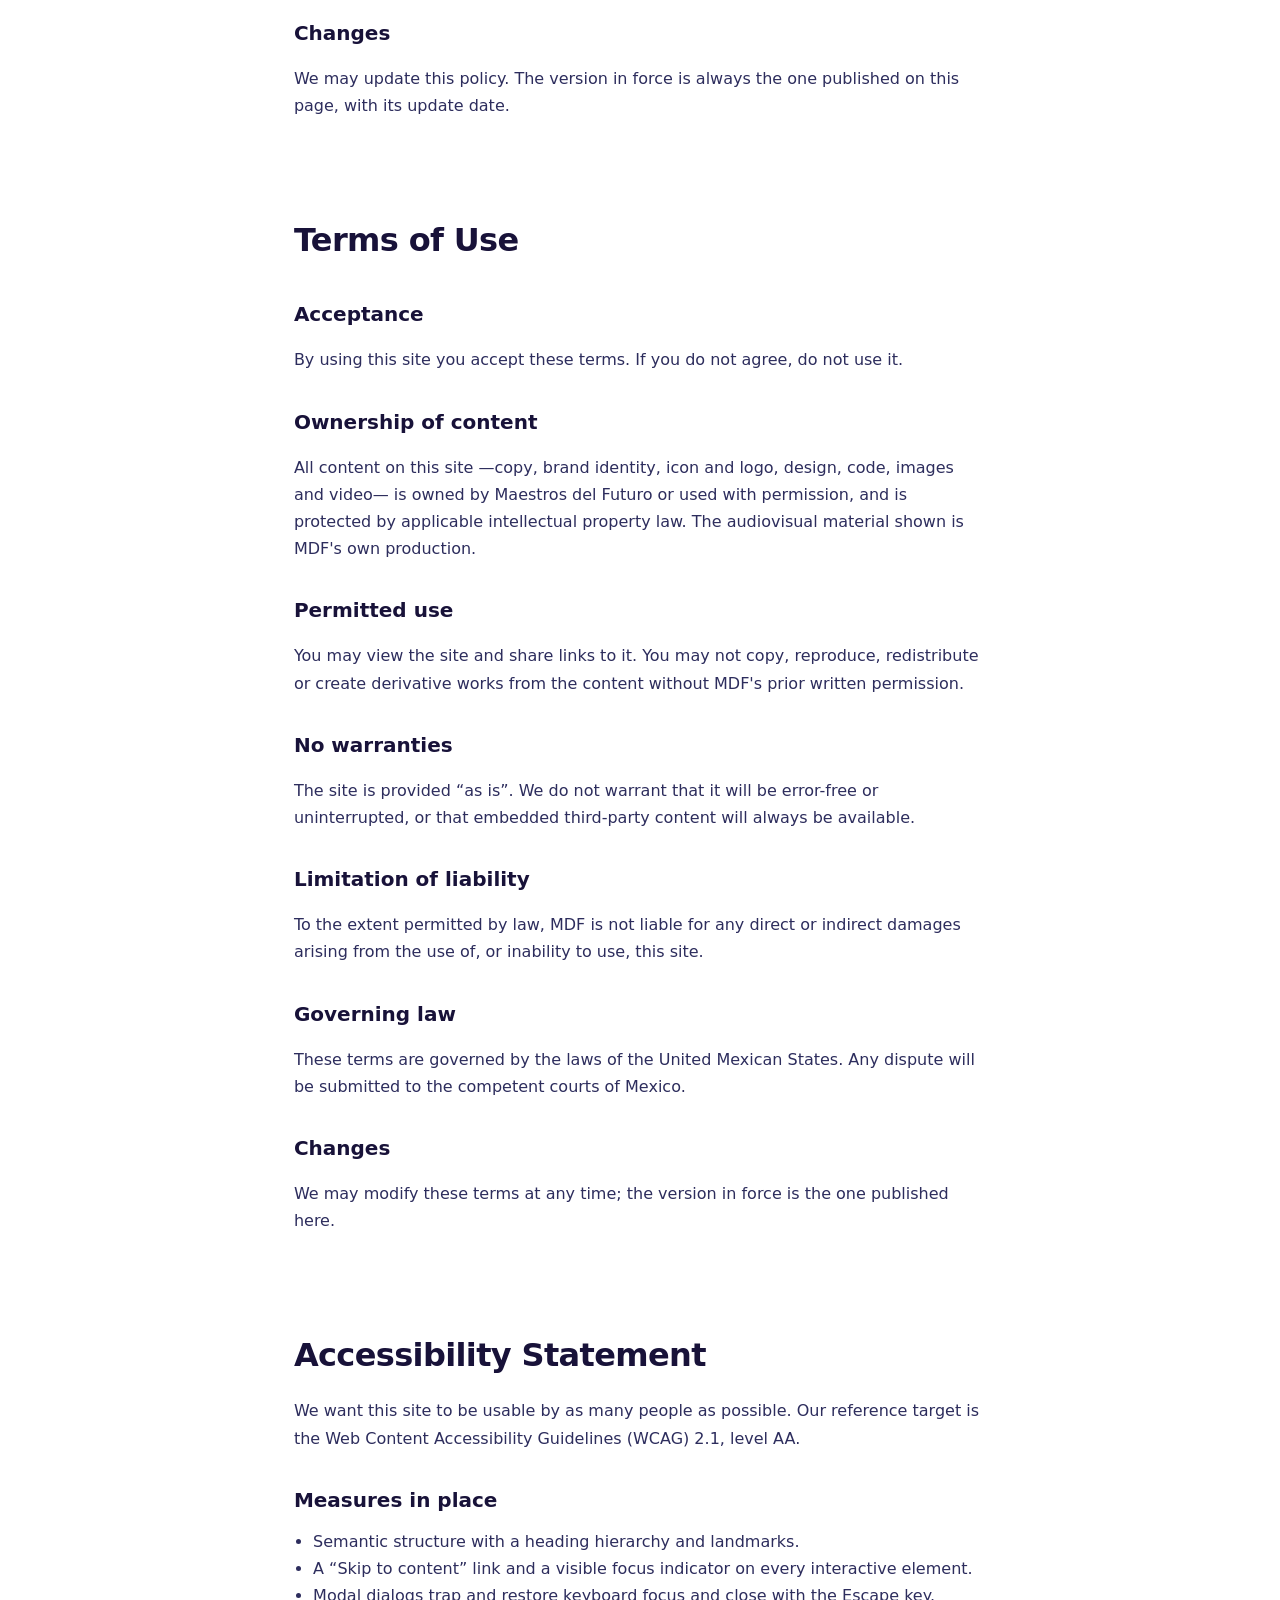
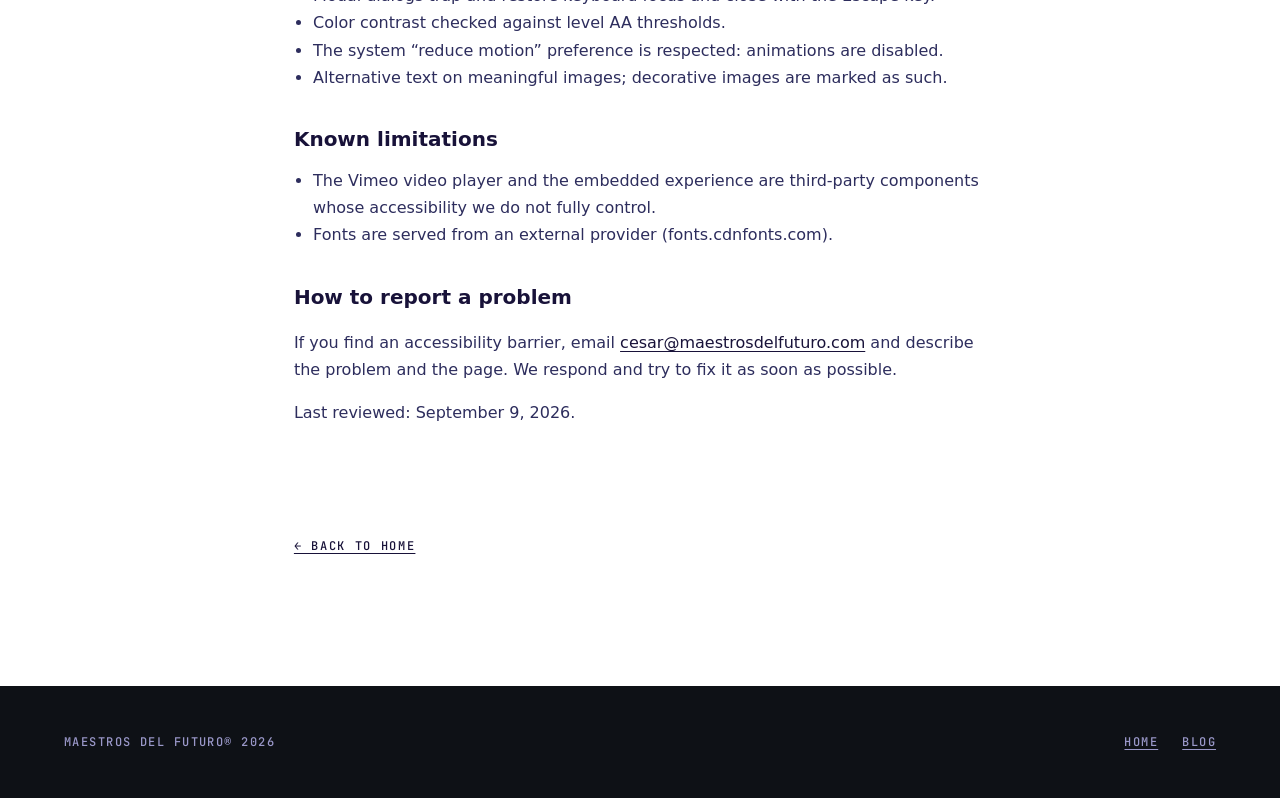
<file: en/legal.html>
<!doctype html>
<html lang="en">
<head>
<meta charset="utf-8">
<meta name="viewport" content="width=device-width, initial-scale=1">
<title>Legal notice — Maestros del Futuro</title>
<meta name="description" content="Privacy policy, terms of use and accessibility statement for the Maestros del Futuro website.">
<meta name="robots" content="noindex, follow">
<link rel="canonical" href="https://servicios.maestrosdelfuturo.com/en/legal.html">
<link rel="alternate" hreflang="es" href="https://servicios.maestrosdelfuturo.com/legal.html">
<link rel="alternate" hreflang="en" href="https://servicios.maestrosdelfuturo.com/en/legal.html">
<link rel="alternate" hreflang="x-default" href="https://servicios.maestrosdelfuturo.com/legal.html">
<meta name="theme-color" content="#181239">
<link rel="icon" href="/favicon-32.png" sizes="32x32" type="image/png">
<link rel="icon" href="/icon-192.png" sizes="192x192" type="image/png">
<link rel="apple-touch-icon" href="/apple-touch-icon.png">
<link rel="manifest" href="/site.webmanifest">
<link rel="preconnect" href="https://fonts.googleapis.com">
<link rel="preconnect" href="https://fonts.gstatic.com" crossorigin>
<link rel="preconnect" href="https://fonts.cdnfonts.com" crossorigin>
<link rel="stylesheet" href="https://fonts.cdnfonts.com/css/sofia-pro">
<link rel="stylesheet" href="https://fonts.googleapis.com/css2?family=JetBrains+Mono:wght@400;500&display=swap">
<link rel="stylesheet" href="/css/styles.css">
</head>
<body class="interior">
<a class="skip" href="#doc">Skip to content</a>
<header id="hd" class="solid">
  <a class="brand" href="/en/"><img src="/img/logo-mdf.png" alt="Maestros del Futuro" width="172" height="50"></a>
  <div class="hd-r">
    <a class="navlink" href="/en/blog">Blog</a>
    <a class="lang" href="/legal.html" hreflang="es" lang="es" aria-label="Ver esta página en español">ES</a>
    <a class="pill pill-purpura" href="/en/#contacto">Book a call</a>
  </div>
</header>

<main class="block bg-blanco" id="doc">
  <div class="inner legal">
    <p class="legal-note">Standard text pending legal review. This is not legal advice.</p>
    <h1>Legal notice</h1>
    <p>Last updated: September 9, 2026. This document combines the Privacy Policy, Terms of Use and Accessibility Statement for the maestrosdelfuturo.com website, operated by Maestros del Futuro (“MDF”).</p>
    <nav class="legal-nav" aria-label="Sections">
      <a href="#privacy">Privacy</a>
      <a href="#terms">Terms of use</a>
      <a href="#accessibility">Accessibility</a>
    </nav>

    <section id="privacy">
      <h2>Privacy Policy</h2>
      <h3>Controller</h3>
      <p>Maestros del Futuro is responsible for the processing of personal data collected through this website. For any privacy matter, email <a href="mailto:cesar@maestrosdelfuturo.com">cesar@maestrosdelfuturo.com</a>.</p>
      <h3>What we collect</h3>
      <p>This site is static and uses no cookies, no analytics and no forms. We do not collect browsing data or build profiles. We only receive personal data when you choose to share it:</p>
      <ul>
        <li><strong>Email:</strong> if you write to us, we receive your address and the content of your message.</li>
        <li><strong>Call scheduling:</strong> the “Book a call” button opens <a href="https://calendly.com/maestros-del-futuro/discovery-mdf" target="_blank" rel="noopener">Calendly</a>. If you book, the data you enter is processed by Calendly under its own <a href="https://calendly.com/privacy" target="_blank" rel="noopener">privacy policy</a>, and MDF receives it to prepare and hold the meeting.</li>
      </ul>
      <h3>How we use it</h3>
      <p>Only to respond to your request, schedule and hold meetings, and follow up on the conversation you start. We do not sell it or share it with third parties for marketing purposes.</p>
      <h3>Third-party content</h3>
      <p>The portfolio embeds videos hosted on Vimeo and an experience hosted on Vercel. When you play that content, the relevant provider may receive your IP address and technical browser data under its own policies. Fonts are loaded from fonts.cdnfonts.com and Google Fonts.</p>
      <h3>Your rights</h3>
      <p>You may request access to, correction, deletion of, or restriction of the data you have provided to us, and withdraw your consent, by emailing <a href="mailto:cesar@maestrosdelfuturo.com">cesar@maestrosdelfuturo.com</a>. If you are in California, you may exercise the rights afforded by the CCPA/CPRA; we do not sell or share personal information.</p>
      <h3>Changes</h3>
      <p>We may update this policy. The version in force is always the one published on this page, with its update date.</p>
    </section>

    <section id="terms">
      <h2>Terms of Use</h2>
      <h3>Acceptance</h3>
      <p>By using this site you accept these terms. If you do not agree, do not use it.</p>
      <h3>Ownership of content</h3>
      <p>All content on this site —copy, brand identity, icon and logo, design, code, images and video— is owned by Maestros del Futuro or used with permission, and is protected by applicable intellectual property law. The audiovisual material shown is MDF's own production.</p>
      <h3>Permitted use</h3>
      <p>You may view the site and share links to it. You may not copy, reproduce, redistribute or create derivative works from the content without MDF's prior written permission.</p>
      <h3>No warranties</h3>
      <p>The site is provided “as is”. We do not warrant that it will be error-free or uninterrupted, or that embedded third-party content will always be available.</p>
      <h3>Limitation of liability</h3>
      <p>To the extent permitted by law, MDF is not liable for any direct or indirect damages arising from the use of, or inability to use, this site.</p>
      <h3>Governing law</h3>
      <p>These terms are governed by the laws of the United Mexican States. Any dispute will be submitted to the competent courts of Mexico.</p>
      <h3>Changes</h3>
      <p>We may modify these terms at any time; the version in force is the one published here.</p>
    </section>

    <section id="accessibility">
      <h2>Accessibility Statement</h2>
      <p>We want this site to be usable by as many people as possible. Our reference target is the Web Content Accessibility Guidelines (WCAG) 2.1, level AA.</p>
      <h3>Measures in place</h3>
      <ul>
        <li>Semantic structure with a heading hierarchy and landmarks.</li>
        <li>A “Skip to content” link and a visible focus indicator on every interactive element.</li>
        <li>Modal dialogs trap and restore keyboard focus and close with the Escape key.</li>
        <li>Color contrast checked against level AA thresholds.</li>
        <li>The system “reduce motion” preference is respected: animations are disabled.</li>
        <li>Alternative text on meaningful images; decorative images are marked as such.</li>
      </ul>
      <h3>Known limitations</h3>
      <ul>
        <li>The Vimeo video player and the embedded experience are third-party components whose accessibility we do not fully control.</li>
        <li>Fonts are served from an external provider (fonts.cdnfonts.com).</li>
      </ul>
      <h3>How to report a problem</h3>
      <p>If you find an accessibility barrier, email <a href="mailto:cesar@maestrosdelfuturo.com">cesar@maestrosdelfuturo.com</a> and describe the problem and the page. We respond and try to fix it as soon as possible.</p>
      <p>Last reviewed: September 9, 2026.</p>
    </section>

    <a class="legal-back" href="/en/">← Back to home</a>
  </div>
</main>

<footer>
  <span>Maestros del Futuro&reg; 2026</span>
  <nav class="ft-nav" aria-label="Footer">
    <a href="/en/">Home</a>
    <a href="/en/blog">Blog</a>
  </nav>
</footer>
<script src="/js/main.js"></script>
</body>
</html>
</file>
<file: css/styles.css>
:root{
  --purpura:#7D7CFB; --blanco:#FFFFFF; --tinta:#181239;
  --violeta:#C721E5; --negro:#0E1116; --indigo:#2D2D5D;
  --topacio:#FDB968; --ceramica:#C3C2FD;
  --bruma:#56537A; --lavanda:#9A98C9; --superficie:#F7F7FD;
  --negro-a0:rgba(14,17,22,0); --negro-a80:rgba(14,17,22,.8); --negro-a92:rgba(14,17,22,.92);
  --negro-a95:rgba(14,17,22,.95); --tinta-a34:rgba(24,18,57,.34); --tinta-a95:rgba(24,18,57,.95);
  --purpura-a14:rgba(125,124,251,.14); --purpura-a55:rgba(125,124,251,.55);
  --ceramica-a35:rgba(195,194,253,.35);
  --font:'Sofia Pro','Poppins',system-ui,-apple-system,sans-serif;
  --mono:'JetBrains Mono',ui-monospace,Menlo,monospace;
  --s2:8px;--s3:12px;--s4:16px;--s5:24px;--s6:32px;--s7:48px;--s8:64px;--s9:96px;--s10:128px;
  --r-full:999px;
  --pad:24px;
}
@media(min-width:900px){:root{--pad:64px}}
*{box-sizing:border-box}
html{scroll-behavior:smooth}
body{margin:0;background:var(--negro);color:var(--blanco);font-family:var(--font);
  font-size:16px;line-height:1.6;-webkit-font-smoothing:antialiased;overflow-x:hidden}
::selection{background:var(--purpura);color:var(--tinta)}

/* ---------- accesibilidad ---------- */
.sr-only{position:absolute;width:1px;height:1px;padding:0;margin:-1px;overflow:hidden;
  clip:rect(0 0 0 0);clip-path:inset(50%);white-space:nowrap;border:0}
.skip{position:fixed;top:8px;left:8px;z-index:200;transform:translateY(-140%);
  background:var(--purpura);color:var(--tinta);font:600 14px var(--font);
  padding:10px 18px;border-radius:var(--r-full);text-decoration:none;transition:transform .18s ease}
.skip:focus{transform:none}

/* ---------- brand shape system (círculo · anillo · arco · pastilla) ---------- */
.sh{display:block;flex:none}
.sh-circle{border-radius:50%;background:currentColor}
.sh-ring{border-radius:50%;border:solid currentColor}
.sh-arc{border:solid currentColor;border-top-color:transparent;border-left-color:transparent;
  border-right-color:transparent;border-radius:0 0 999px 999px}
.sh-pill{border-radius:var(--r-full);background:currentColor}

/* ---------- header sticky con compresión ---------- */
header{position:fixed;inset:0 0 auto;z-index:50;display:flex;align-items:center;
  justify-content:space-between;gap:var(--s5);padding:24px var(--pad);
  background:var(--negro-a0);transition:padding .28s ease,background .28s ease,backdrop-filter .28s ease}
header.shrunk{padding:12px var(--pad);background:var(--negro-a92);backdrop-filter:blur(14px)}
header.solid{background:var(--tinta)}
.hd-r{display:flex;align-items:center;gap:var(--s5)}
/* área táctil ampliada sin cambiar el dibujo del enlace */
.lang,.navlink,footer a{position:relative}
.lang::after,.navlink::after{content:"";position:absolute;inset:-10px -6px}
footer a::after{content:"";position:absolute;inset:-14px -6px}
.lang{font:500 12px var(--mono);letter-spacing:.14em;text-transform:uppercase;color:var(--ceramica);
  text-decoration:none;padding:6px 8px;border:1px solid var(--ceramica-a35);border-radius:var(--r-full)}
.lang:hover{color:var(--blanco);border-color:var(--ceramica)}
.navlink{font:500 12px var(--mono);letter-spacing:.14em;text-transform:uppercase;color:var(--ceramica);
  text-decoration:none;padding:6px 2px;border-bottom:1px solid transparent}
.navlink:hover,.navlink[aria-current]{color:var(--blanco);border-bottom-color:var(--ceramica)}
.brand{display:block;line-height:0;text-decoration:none}
.brand img{width:172px;height:auto;display:block;transition:width .28s ease}
header.shrunk .brand img{width:142px}
@media(max-width:520px){
  .brand img{width:140px}header.shrunk .brand img{width:132px}
  .hd-r{gap:var(--s3)}
  .hd-r .pill{display:none}
}
.pill{display:inline-flex;align-items:center;gap:10px;border:0;cursor:pointer;text-decoration:none;
  border-radius:var(--r-full);padding:12px 24px;font:600 14px var(--font);letter-spacing:.01em;
  transition:transform .18s ease,filter .18s ease}
.pill:hover{transform:translateY(-2px);filter:brightness(1.06)}
header .pill{font-size:17px}
.pill-purpura{background:var(--purpura);color:var(--tinta)}
.pill-ceramica{background:var(--ceramica);color:var(--tinta)}
.pill-topacio{background:var(--topacio);color:var(--tinta)}

/* ---------- hero ---------- */
.hero{position:relative;min-height:100svh;display:flex;flex-direction:column;justify-content:center;
  padding:var(--s10) var(--pad) var(--s9);overflow:hidden;background:var(--negro)}
.slides{position:absolute;inset:0}
.slide{position:absolute;inset:0;opacity:0;transition:opacity 1s ease}
.slide.on{opacity:1}
.slide picture{display:block;width:100%;height:100%}
.slide img{width:100%;height:100%;object-fit:cover;display:block;
  filter:saturate(.66) contrast(.9) blur(3px);transform:scale(1.04)}
.scrim{position:absolute;inset:0;background:
  linear-gradient(180deg, var(--negro-a95) 0%, var(--negro-a80) 24%, var(--tinta-a95) 52%, var(--negro) 82%)}
.scrim::after{content:"";position:absolute;inset:0;background:var(--tinta-a34)}
.hero-in{position:relative;max-width:1240px;width:100%;margin:0 auto}
h1{font-weight:700;letter-spacing:-.035em;line-height:.92;text-transform:uppercase;
  font-size:clamp(48px,11vw,140px);margin:0;text-wrap:balance}
.rot{display:block;position:relative;color:var(--purpura);min-height:1em}
.rot span{display:inline-block;opacity:0;transform:translateY(.18em);
  transition:opacity .2s ease,transform .2s ease;position:absolute;left:0;top:0}
.rot span.on{opacity:1;transform:none;position:relative;
  transition:opacity .34s ease .2s,transform .34s ease .2s}
.sub{font-weight:400;font-size:clamp(19px,2.2vw,26px);line-height:1.45;color:var(--ceramica);
  max-width:30ch;margin:var(--s5) 0 0}
.hero-cta{margin-top:var(--s6);font-size:16px;padding:14px 28px}

/* isotipo en el hero */
.sculpt{position:absolute;right:calc(var(--pad) + 12px);top:50%;transform:translateY(-50%);
  display:none;width:min(20vw,220px);pointer-events:none}
@media(min-width:1100px){.sculpt{display:block}}
.sculpt img{width:100%;height:auto;display:block;aspect-ratio:558/682;object-fit:contain;opacity:.9}

/* ---------- generic block ---------- */
.block{padding:var(--s10) var(--pad)}
.inner{max-width:1240px;margin:0 auto}
.bg-ceramica{background:var(--ceramica);color:var(--tinta)}
.bg-blanco{background:var(--blanco);color:var(--tinta)}
.bg-tinta{background:var(--tinta);color:var(--blanco)}
h2.big{font-weight:700;text-transform:uppercase;letter-spacing:-.03em;line-height:.98;
  font-size:clamp(32px,6vw,72px);margin:0;text-wrap:balance}
.sec-title{margin-bottom:var(--s8);max-width:16ch}
.sec-title-wide{max-width:18ch}

/* statement, revelado línea por línea */
.stmt{font-weight:600;letter-spacing:-.02em;line-height:1.16;font-size:clamp(24px,4.4vw,56px);
  max-width:19ch;margin:0}
.stmt .ln{display:block;opacity:.14;transition:opacity .5s ease}
.stmt .ln.on{opacity:1}
.two-up{display:grid;gap:var(--s7);align-items:start}
@media(min-width:900px){.two-up{grid-template-columns:1.15fr .85fr;gap:var(--s9)}}
.routes{display:grid;gap:var(--s6);padding-top:12px}
.route{display:flex;gap:var(--s4);align-items:flex-start}
.route .k{font:500 12px var(--mono);letter-spacing:.14em;text-transform:uppercase;color:var(--indigo);
  padding-top:6px;white-space:nowrap}
.route p{margin:0;color:var(--indigo);font-size:19px}

/* ---------- bento oferta ---------- */
.bento{display:grid;gap:var(--s4);grid-template-columns:1fr}
@media(min-width:820px){.bento{grid-template-columns:repeat(3,1fr);align-items:start}}
.card{background:var(--tinta);color:var(--blanco);padding:var(--s6);display:flex;flex-direction:column;
  gap:var(--s4);min-height:340px}
.card:nth-child(2){min-height:420px}
.card:nth-child(3){min-height:380px}
.card .ico{color:var(--ceramica);display:flex;align-items:center;gap:8px;margin-bottom:var(--s2)}
.card .ico .sh-ring{width:26px;height:26px;border-width:5px}
.card .ico .sh-circle{width:12px;height:12px}
.card .ico .sh-arc{width:28px;height:14px;border-width:5px}
.card .n{font:500 12px var(--mono);letter-spacing:.18em;color:var(--purpura)}
.card h3{font-weight:700;font-size:24px;line-height:1.15;letter-spacing:-.02em;margin:0}
.card p{font-size:18px;line-height:1.6;color:var(--lavanda);margin:0}
.card .who{font-size:14px;line-height:1.5;color:var(--ceramica);border-top:1px solid var(--indigo);
  padding-top:var(--s4);margin-top:auto}
.card .pill{align-self:flex-start;margin-top:var(--s4)}

/* ---------- portafolio ---------- */
.work{display:grid;gap:var(--s4);grid-template-columns:1fr}
@media(min-width:760px){.work{grid-template-columns:1fr 1fr}}
.w{position:relative;overflow:hidden;aspect-ratio:16/10;display:block;background:var(--negro)}
.w picture{display:block;width:100%;height:100%}
.w img{width:100%;height:100%;object-fit:cover;display:block;transition:transform .6s ease}
.w:hover img{transform:scale(1.04)}
.w .tag{position:absolute;left:var(--s4);bottom:var(--s4);background:var(--blanco);color:var(--tinta);
  padding:12px 16px;font:700 14px var(--font);letter-spacing:.02em;display:flex;align-items:center;gap:10px;
  border:2px solid var(--purpura-a55);box-shadow:0 0 0 4px var(--purpura-a14)}

/* ---------- contacto ---------- */
.contact{text-align:left}
.contact h2{font-size:clamp(40px,8vw,96px)}
.mailto{display:inline-flex;align-items:center;gap:14px;margin-top:var(--s7);
  font-family:var(--font);font-weight:700;font-size:clamp(20px,2.6vw,32px);line-height:1.1;
  letter-spacing:-.01em;color:var(--tinta);text-decoration:none;background:none;cursor:pointer;
  border:0;border-bottom:3px solid var(--purpura);padding:0 0 6px}
.mailto:hover{border-bottom-color:var(--tinta)}
.mailto .sh-arc{width:22px;height:11px;border-width:3px;color:var(--purpura)}
.contact-alt{margin:var(--s5) 0 0;font-size:16px;color:var(--indigo)}
.contact-alt a{color:var(--tinta);text-underline-offset:3px}
footer{background:var(--negro);color:var(--lavanda);padding:var(--s7) var(--pad);
  display:flex;justify-content:space-between;gap:var(--s5);flex-wrap:wrap;
  font:500 12px var(--mono);letter-spacing:.12em;text-transform:uppercase}
footer a{color:var(--lavanda);text-underline-offset:3px}
footer a:hover{color:var(--blanco)}
.ft-nav{display:flex;gap:var(--s5);flex-wrap:wrap}

/* ---------- lightbox (portafolio + Calendly) ---------- */
.lb{position:fixed;inset:0;z-index:100;display:flex;align-items:center;justify-content:center;
  background:var(--negro-a95);padding:max(var(--pad),48px) var(--pad)}
.lb[hidden]{display:none}
.lb-in{position:relative;width:min(1200px,100%)}
.lb-frame{position:relative;width:100%;aspect-ratio:16/9;background:var(--negro)}
.lb-frame.site{aspect-ratio:auto;height:min(80vh,900px)}
.lb-frame.tall{aspect-ratio:auto;height:min(84vh,780px)}
.lb-frame iframe{position:absolute;inset:0;width:100%;height:100%;border:0}
.lb-x{position:absolute;right:0;top:-44px;background:none;border:0;color:var(--blanco);
  font-size:32px;line-height:1;cursor:pointer;width:44px;height:44px;display:grid;place-items:center}
.lb-x:hover{color:var(--purpura)}

/* ---------- página legal ---------- */
body.interior{background:var(--blanco)}
.legal{max-width:68ch;color:var(--tinta)}
.legal h1{font-weight:700;text-transform:uppercase;letter-spacing:-.03em;line-height:1;
  font-size:clamp(32px,6vw,56px);margin:0 0 var(--s6)}
.legal h2{font-weight:700;font-size:clamp(24px,3vw,32px);letter-spacing:-.02em;
  margin:var(--s9) 0 var(--s4);scroll-margin-top:104px}
.legal h3{font-weight:600;font-size:20px;margin:var(--s6) 0 var(--s3)}
.legal p,.legal li{font-size:16px;line-height:1.7;color:var(--indigo)}
.legal a{color:var(--tinta);text-underline-offset:3px}
.legal ul{padding-left:1.2em;margin:var(--s3) 0}
.legal-note{font-size:14px;line-height:1.6;color:var(--bruma);background:var(--superficie);
  padding:var(--s4) var(--s5);margin:0 0 var(--s7)}
.legal-nav{display:flex;flex-wrap:wrap;gap:var(--s5);margin:0 0 var(--s8);
  font:500 12px var(--mono);letter-spacing:.14em;text-transform:uppercase}
.legal-nav a{color:var(--tinta);text-decoration:none;border-bottom:2px solid var(--purpura);padding:6px 0}
.legal-nav a:hover{border-bottom-color:var(--tinta)}
.legal-back{display:inline-block;margin-top:var(--s9);font:500 12px var(--mono);
  letter-spacing:.14em;text-transform:uppercase;color:var(--indigo);text-underline-offset:3px}

/* ---------- blog ---------- */
.blog-head,.post{padding-top:var(--s7)}
.blog-head h1,.post h1{font-weight:700;text-transform:uppercase;letter-spacing:-.03em;line-height:1;
  color:var(--tinta);margin:0;text-wrap:balance}
.blog-head h1{font-size:clamp(48px,8vw,96px)}
.blog-intro{font-size:20px;line-height:1.5;color:var(--indigo);max-width:46ch;margin:var(--s5) 0 0}
.posts{display:grid;gap:var(--s7);margin-top:var(--s8)}
.post-card{display:grid;gap:var(--s5);text-decoration:none;color:inherit;
  border-top:1px solid var(--ceramica);padding-top:var(--s7)}
@media(min-width:820px){.post-card{grid-template-columns:1fr 1.05fr;gap:var(--s7);align-items:center}}
.post-card .thumb{overflow:hidden;background:var(--tinta)}
.post-card img{width:100%;height:auto;aspect-ratio:16/9;object-fit:cover;display:block;transition:transform .6s ease}
.post-card:hover img{transform:scale(1.03)}
.post-card h2{font-weight:700;font-size:clamp(24px,3.2vw,40px);line-height:1.1;letter-spacing:-.02em;
  color:var(--tinta);margin:0 0 var(--s4);text-wrap:balance}
.post-card p{font-size:16px;line-height:1.6;color:var(--indigo);margin:0 0 var(--s5)}
.post-more{font:600 16px var(--font);color:var(--tinta);border-bottom:3px solid var(--purpura);padding-bottom:4px}
.post-card:hover .post-more{border-bottom-color:var(--tinta)}

.post-meta{font:500 12px/1.6 var(--mono);letter-spacing:.12em;text-transform:uppercase;
  color:var(--bruma);margin:0 0 var(--s5)}
.post-meta a{color:var(--indigo);text-underline-offset:3px}
@media(max-width:520px){.post-meta{letter-spacing:.04em}}
.post{max-width:72ch}
.post h1{font-size:clamp(32px,5.6vw,72px)}
/* entradilla: la "sonrisa" del isotipo como marca, en vez de una barra lateral */
.post-dek{font-size:clamp(20px,2.4vw,24px);line-height:1.4;font-weight:600;color:var(--tinta);
  margin:var(--s6) 0 var(--s7)}
.post-dek::before{content:"";display:block;width:32px;height:16px;margin-bottom:var(--s4);
  border:4px solid var(--purpura);border-top-color:transparent;border-left-color:transparent;
  border-right-color:transparent;border-radius:0 0 999px 999px}
.post p,.post li{font-size:18px;line-height:1.75;color:var(--indigo)}
.post p{margin:0 0 var(--s5)}
.post strong{color:var(--tinta)}
.post h2{display:flex;align-items:center;gap:var(--s4);flex-wrap:wrap;font-weight:700;
  font-size:clamp(24px,3vw,32px);line-height:1.2;letter-spacing:-.02em;color:var(--tinta);
  margin:var(--s9) 0 var(--s5)}
.post-n{font:500 12px/1 var(--mono);letter-spacing:.12em;background:var(--ceramica);color:var(--tinta);
  padding:8px 12px;border-radius:var(--r-full)}
.post-quotes{list-style:none;padding:0;margin:var(--s6) 0 var(--s7);display:grid;gap:var(--s3)}
.post .post-quotes li{background:var(--superficie);padding:var(--s4) var(--s5);color:var(--tinta);line-height:1.5}
.post-fig{margin:var(--s7) 0}
.post-fig img,.post-fig video{display:block;width:100%;height:auto;
  border:1px solid var(--ceramica);background:var(--tinta)}
.post-fig figcaption{font-size:14px;line-height:1.5;color:var(--bruma);margin-top:var(--s3)}
.post-close{margin-top:var(--s8)!important;padding-top:var(--s6);border-top:1px solid var(--ceramica)}
.post p.post-punch{font-size:clamp(24px,3vw,32px);line-height:1.25;letter-spacing:-.01em}
.post-related{margin-top:var(--s8);padding-top:var(--s6);border-top:1px solid var(--ceramica)}
.post-related a{display:flex;flex-direction:column;gap:var(--s2);text-decoration:none;
  font-weight:700;font-size:clamp(20px,2.6vw,24px);line-height:1.25;letter-spacing:-.02em;color:var(--tinta)}
.post-related a>span:first-child{border-bottom:3px solid var(--purpura);align-self:flex-start;padding-bottom:4px}
.post-related a:hover>span:first-child{border-bottom-color:var(--tinta)}
.post-related-by{font:500 12px var(--mono);letter-spacing:.12em;text-transform:uppercase;color:var(--bruma)}
.post-cta h2.big{font-size:clamp(32px,5vw,56px);max-width:18ch}
.post-cta .mailto{border-bottom-color:var(--tinta)}
.post-cta .mailto:hover{border-bottom-color:var(--blanco)}
.post-cta .mailto .sh-arc{color:var(--tinta)}

/* ---------- foco: Topacio sobre oscuro, Tinta sobre claro (Topacio sobre blanco = 1.7:1) ---------- */
:where(a,button,[tabindex]):focus-visible{outline:3px solid var(--topacio);outline-offset:3px}
.bg-blanco :focus-visible,.bg-ceramica :focus-visible,body.interior main :focus-visible{outline-color:var(--tinta)}
.bg-ceramica .card :focus-visible{outline-color:var(--topacio)}

@media(prefers-reduced-motion:reduce){*{transition:none!important;animation:none!important}
 html{scroll-behavior:auto} .stmt .ln{opacity:1}}
</file>
